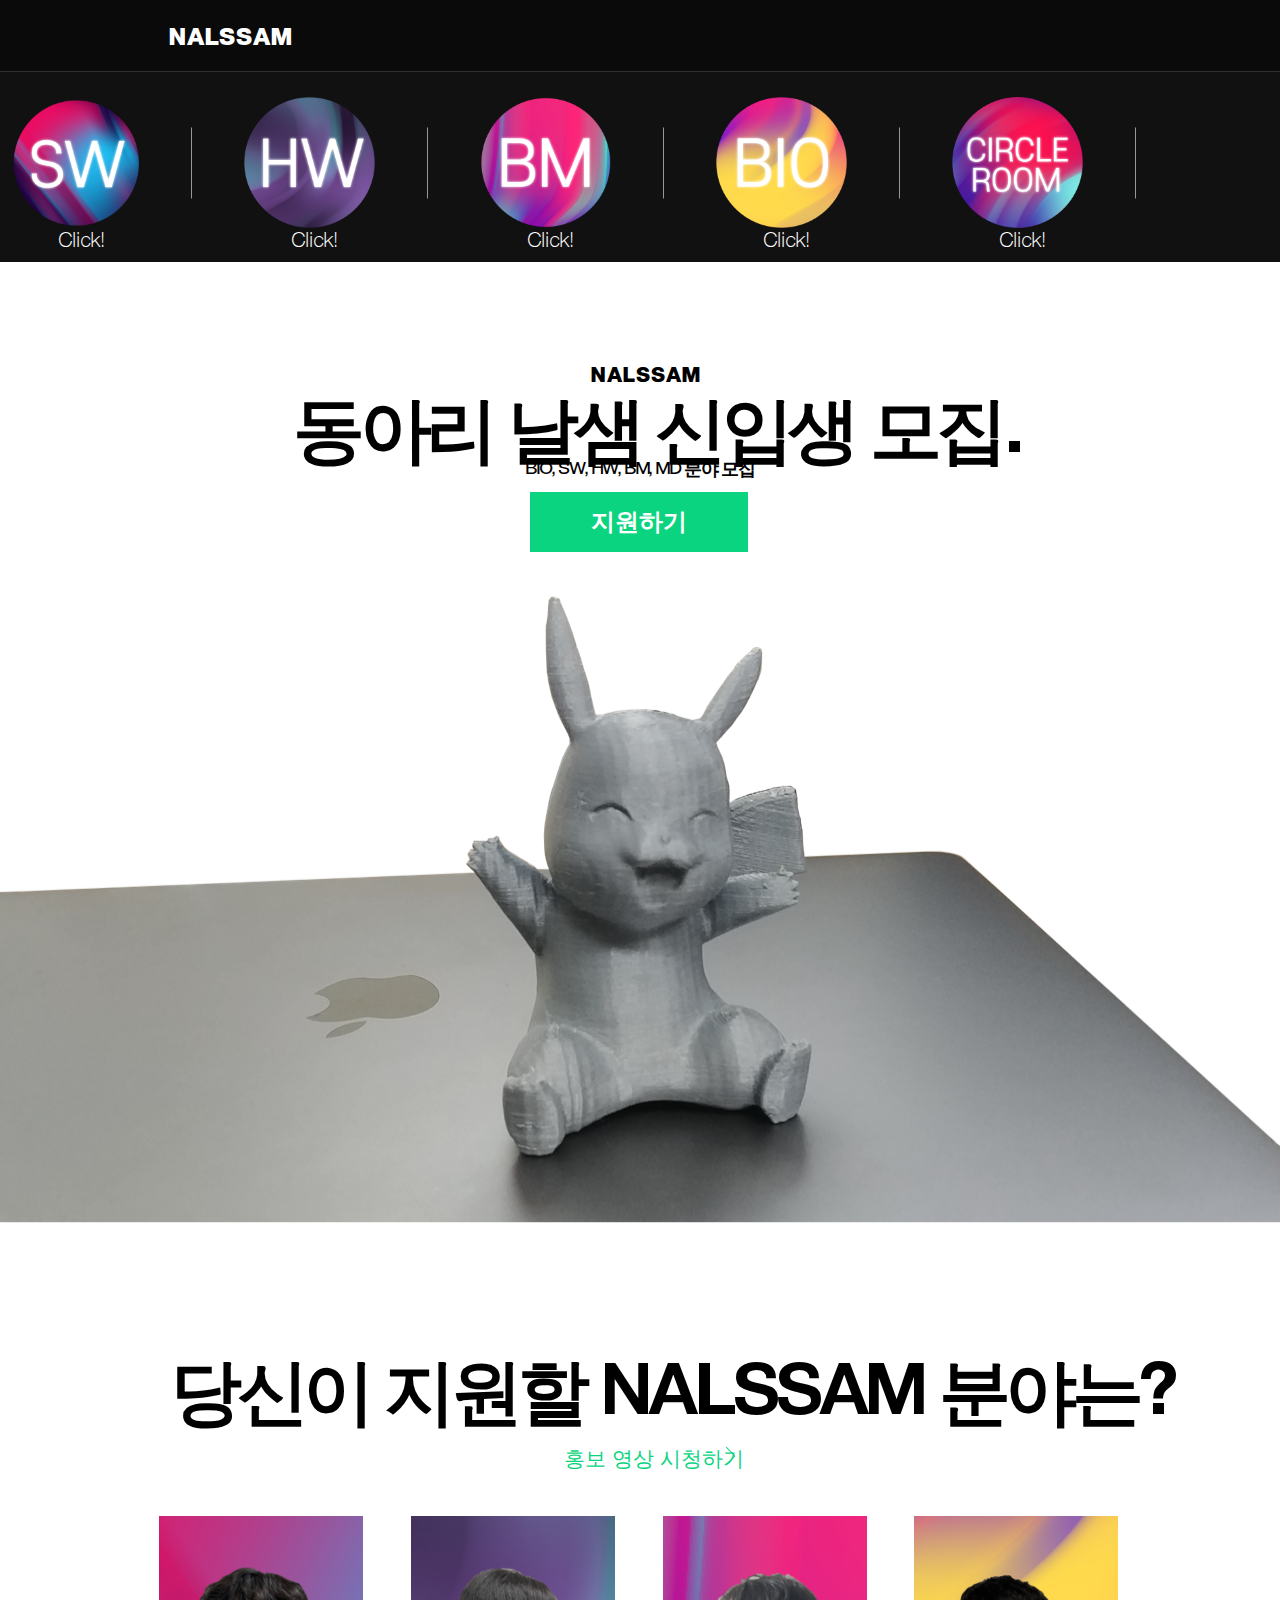
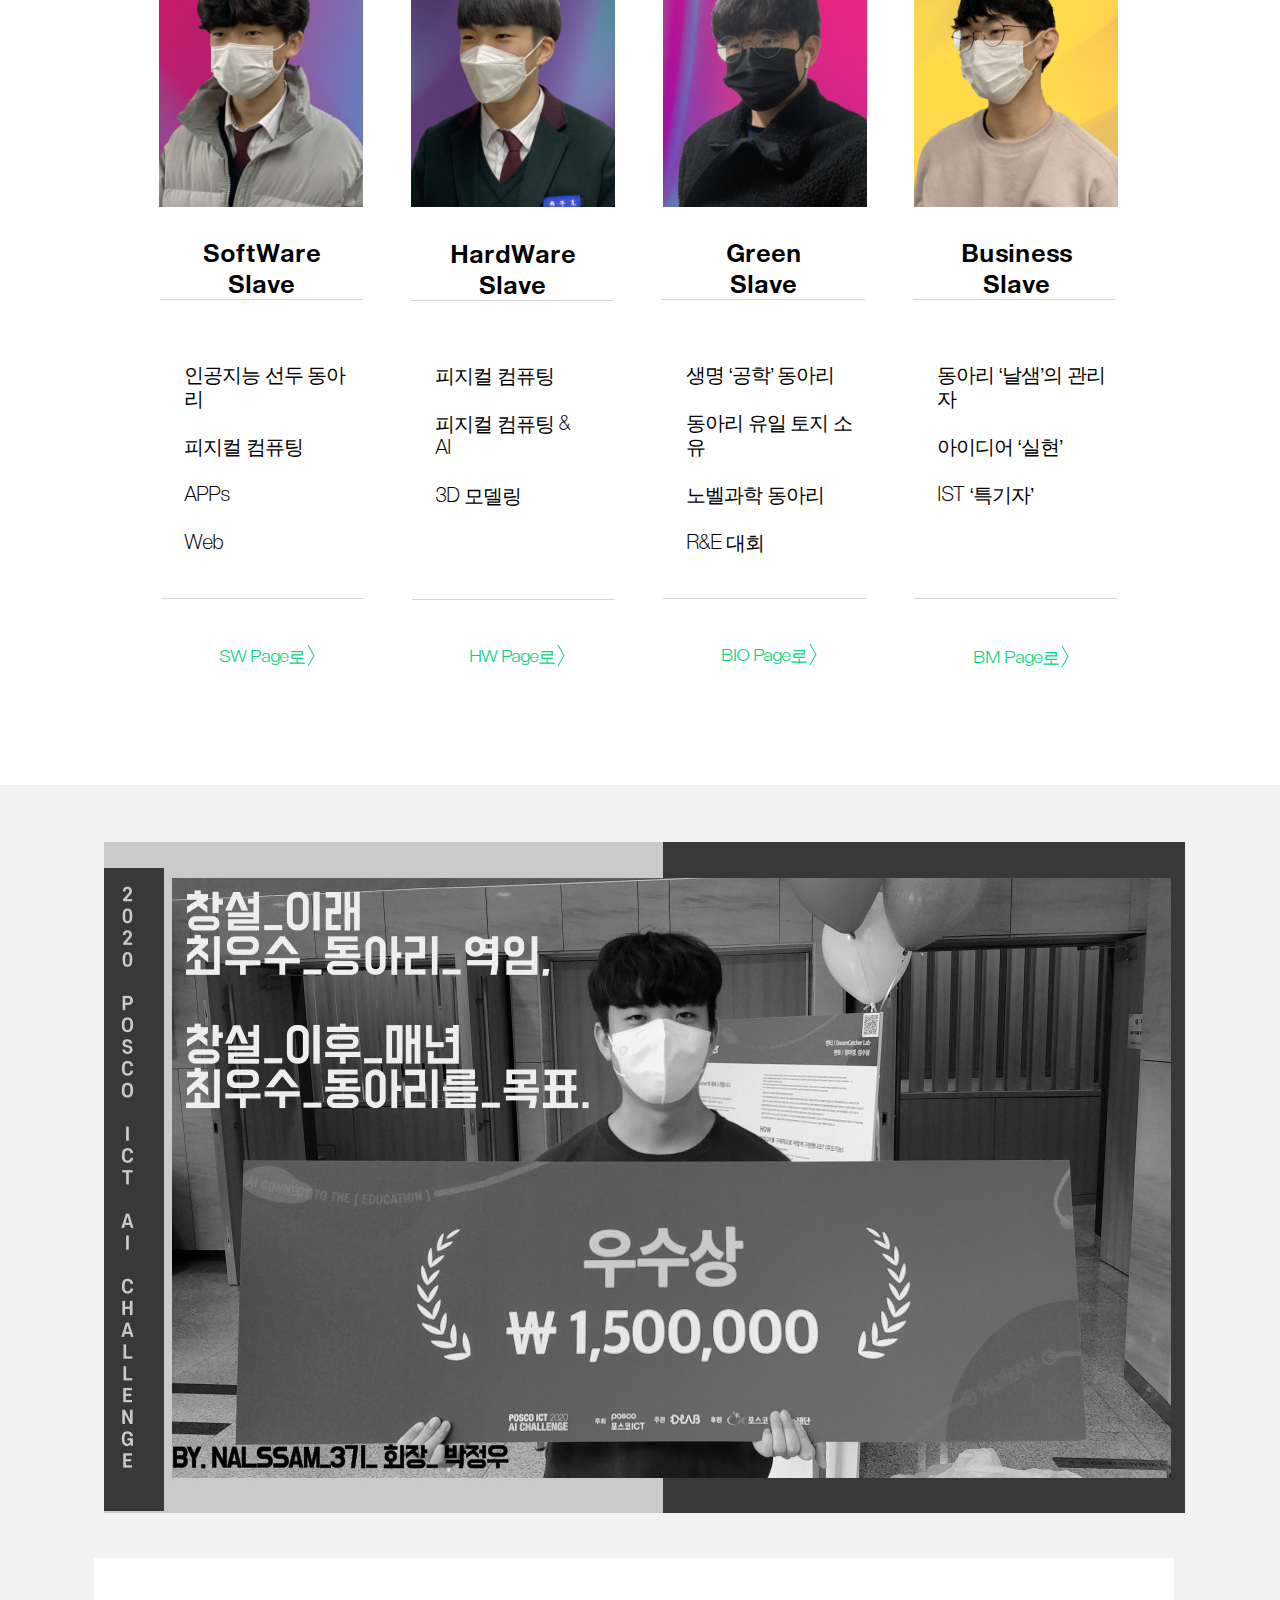
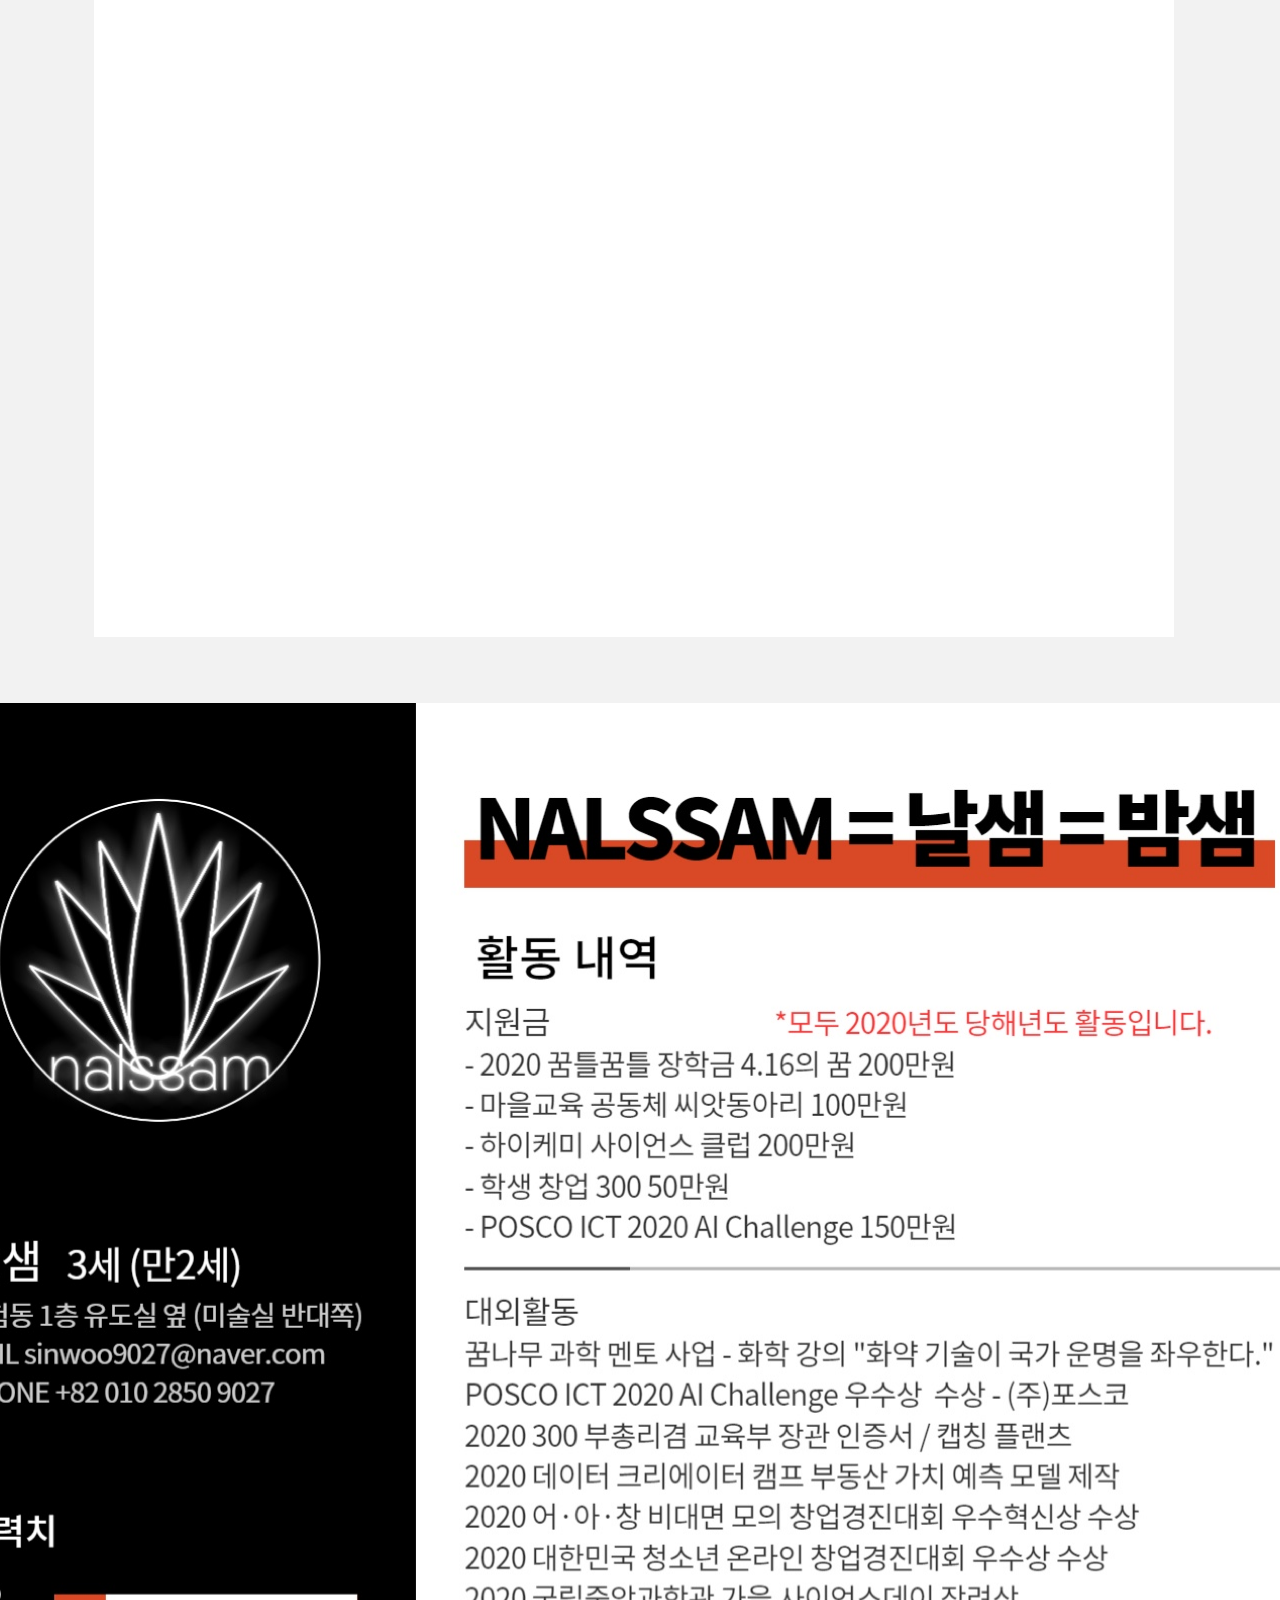
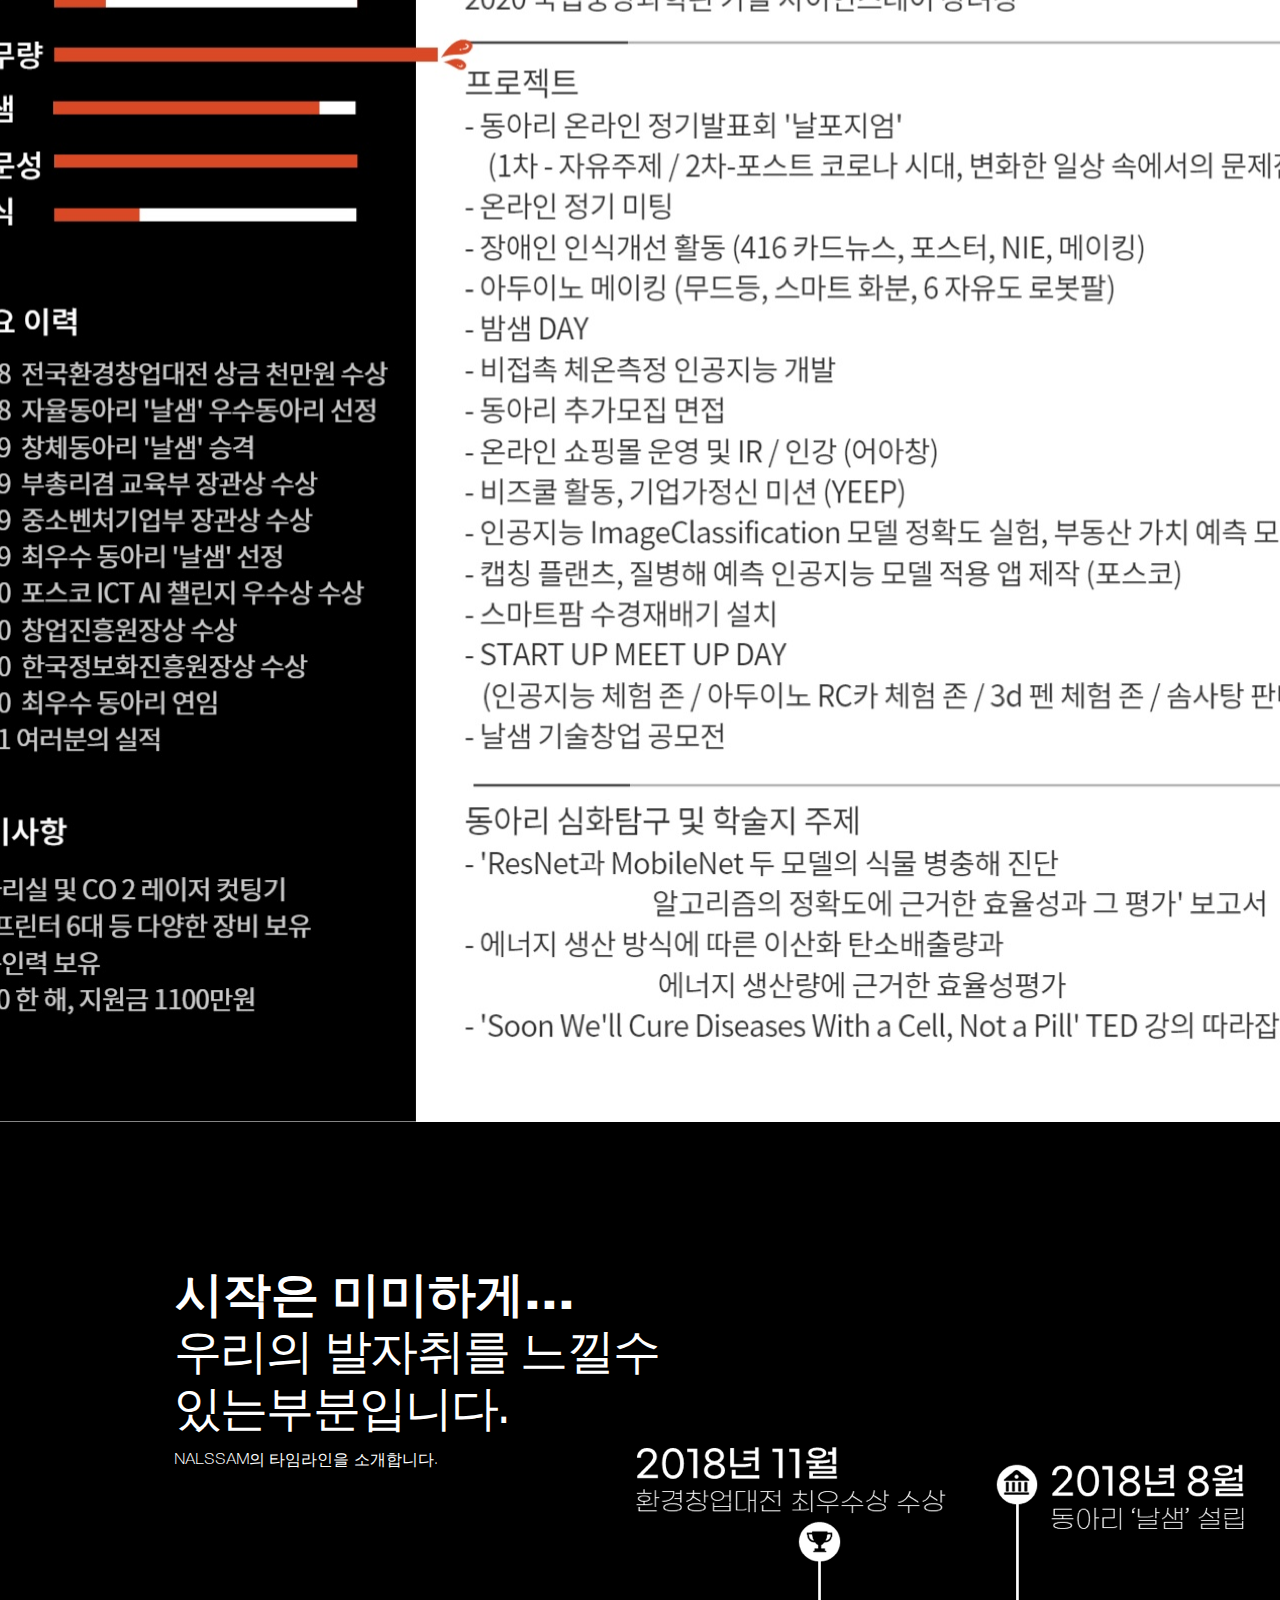
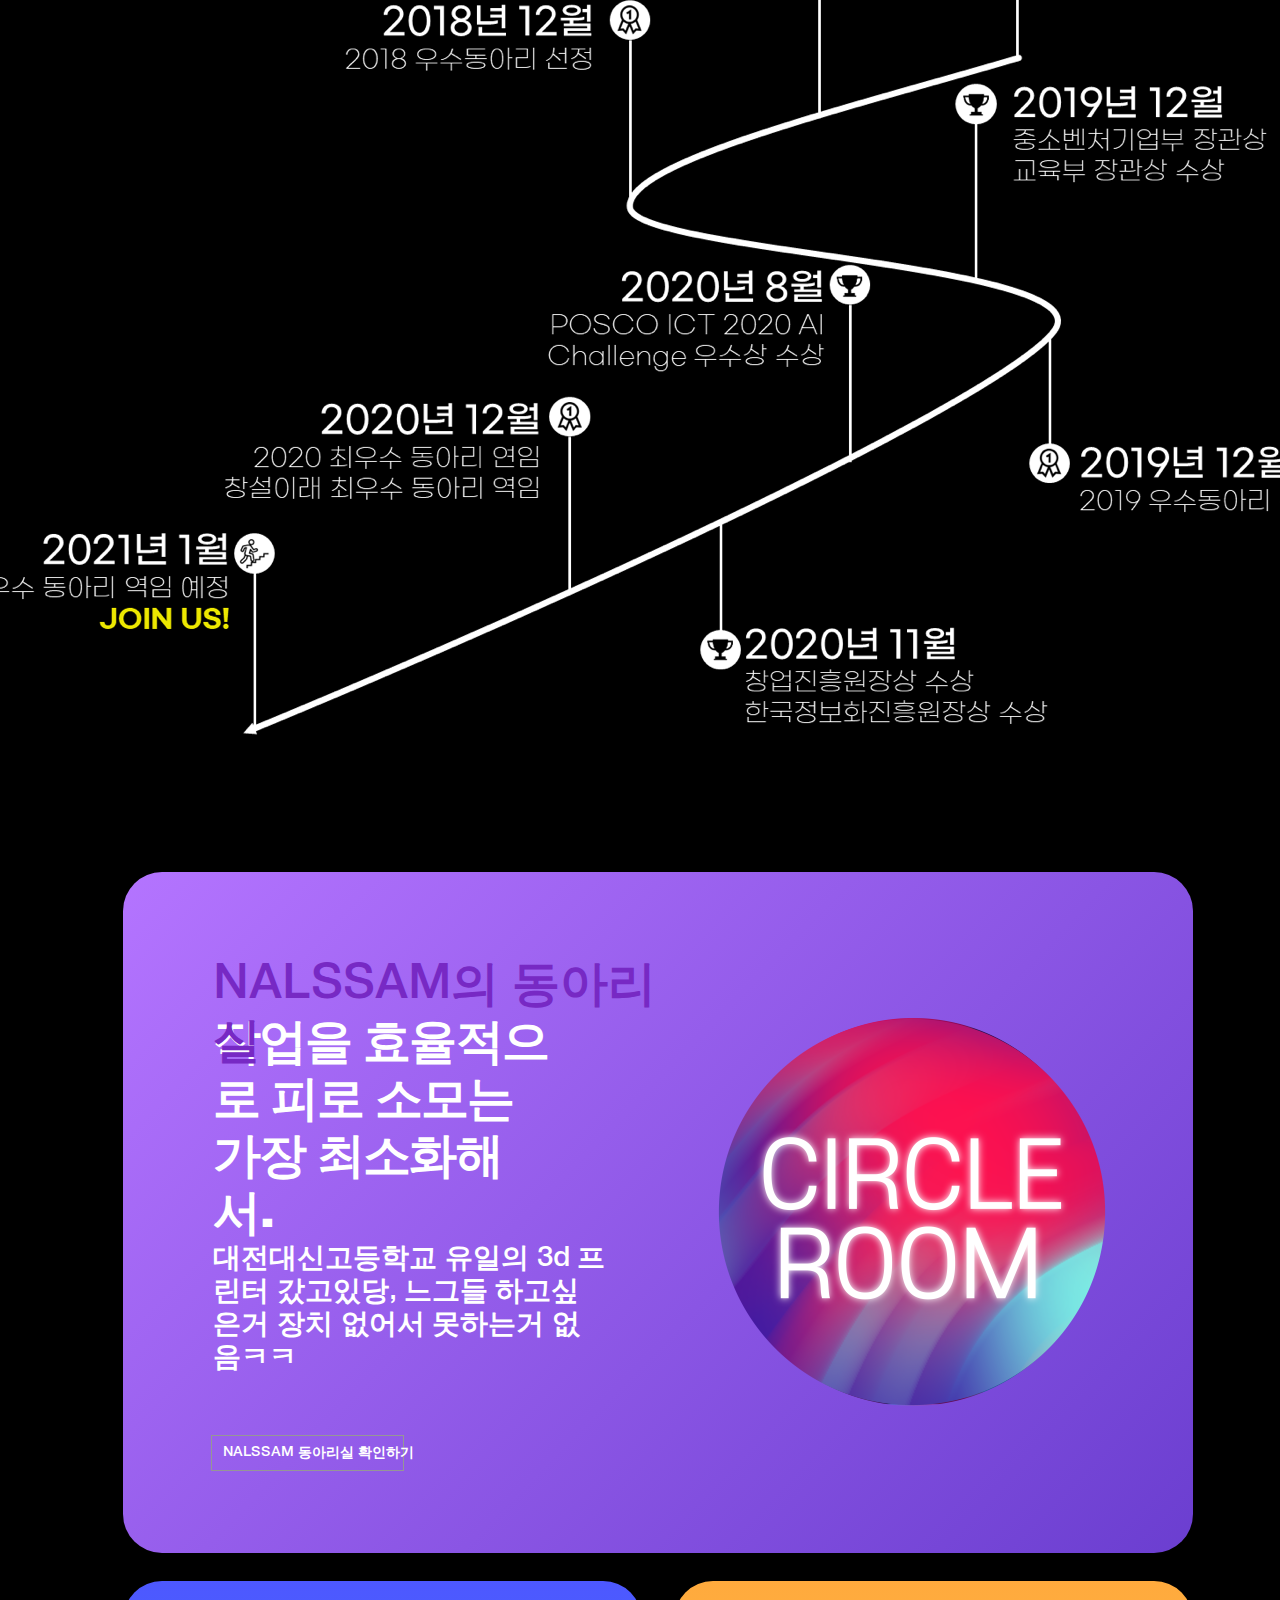
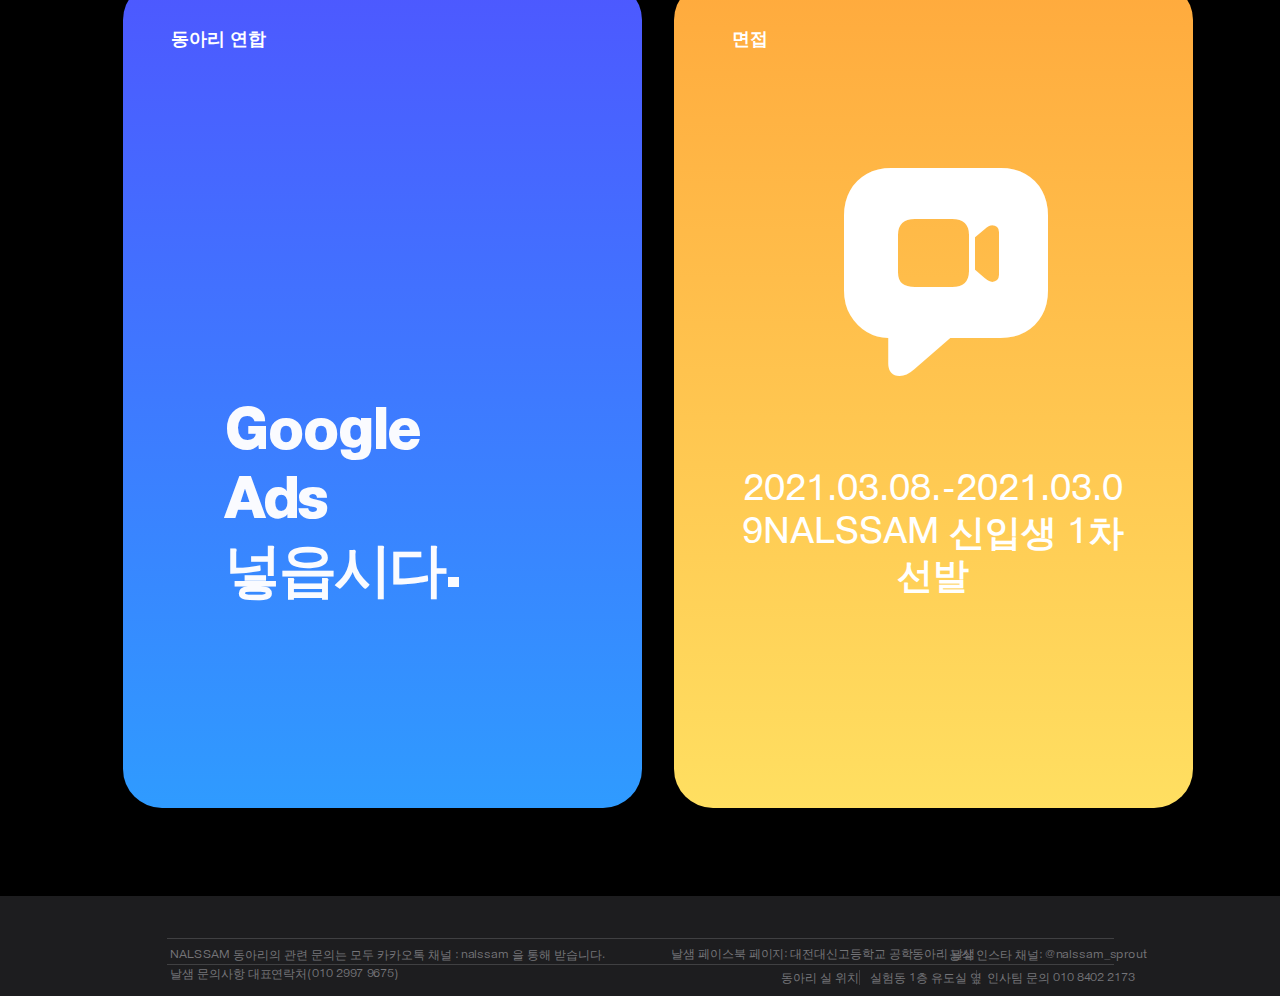
<file: index.html>
<!DOCTYPE html>
<html>
  <head>
    <meta charset="UTF-8" />
    <meta name="viewport" content="width=1440, maximum-scale=1.0" />
    <meta property="og:title" content="동아리 NALSSAM 지원하기">
    <meta property="og:description" content="2021년도 동아리 NALSSAM 노예 되기">
    <meta property="og:image" content="./img/cover.png">
    <meta property="og:url" content="https://www.nalssam.com" />
    <link rel="shortcut icon" type="image/png" href="./img/LOGO.png" />
    <meta name="og:type" content="website" />
    <link rel="stylesheet" type="text/css" href="css/index.css" />
    <title>NALSSAM</title>
    <style>
      @font-face {
        font-family: "SFCompact-Regular";
        font-style: normal;
        font-weight: 1 1000;
        src: url("./fonts/SF-Compact.woff2") format("woff2");
      }
      @font-face {
        font-family: "AppleSDGothicNeo-Bold";
        font-style: normal;
        font-weight: 1 1000;
        src: url("./fonts/AppleSDGothicNeo-Bold.woff2") format("woff2");
      }
      @font-face {
        font-family: "AppleSDGothicNeo-Light";
        font-style: normal;
        font-weight: 1 1000;
        src: url("./fonts/AppleSDGothicNeo-Light.woff2") format("woff2");
      }
      @font-face {
        font-family: "AppleSDGothicNeo-SemiBold";
        font-style: normal;
        font-weight: 1 1000;
        src: url("./fonts/AppleSDGothicNeo-SemiBold.woff2") format("woff2");
      }
      @font-face {
        font-family: "AppleSDGothicNeo-Heavy";
        font-style: normal;
        font-weight: 1 1000;
        src: url("./fonts/AppleSDGothicNeo-Heavy.woff2") format("opentype");
      }
      @font-face {
        font-family: "AppleSDGothicNeo-Regular";
        font-style: normal;
        font-weight: 1 1000;
        src: url("./fonts/AppleSDGothicNeo-Regular.woff2") format("woff2");
      }
      @font-face {
        font-family: "AppleSDGothicNeo-ExtraBold";
        font-style: normal;
        font-weight: 1 1000;
        src: url("./fonts/AppleSDGothicNeo-ExtraBold.woff2") format("woff2");
      }
      @font-face {
        font-family: "AppleSDGothicNeo-UltraLight";
        font-style: normal;
        font-weight: 1 1000;
        src: url("./fonts/AppleSDGothicNeo-UltraLight.woff2") format("woff2");
      }
      @font-face {
        font-family: "AppleSDGothicNeo-Medium";
        font-style: normal;
        font-weight: 1 1000;
        src: url("./fonts/AppleSDGothicNeo-Medium.woff2") format("woff2");
      }

      .component-wrapper a,
      .screen a {
        text-decoration: none;
        display: contents;
      }

      .full-width-a {
        width: 100%;
      }

      .full-height-a {
        height: 100%;
      }

      .screen textarea:focus,
      .screen input:focus {
        outline: none;
      }

      .screen *,
      .component-wrapper * {
        box-sizing: border-box;
      }

      .screen div {
        -webkit-text-size-adjust: none;
      }

      .container-center-vertical,
      .container-center-horizontal {
        pointer-events: none;
        display: flex;
        flex-direction: row;
        padding: 0;
        margin: 0;
      }

      .container-center-vertical {
        align-items: center;
        height: 100%;
      }

      .container-center-horizontal {
        justify-content: center;
        width: 100%;
      }

      .container-center-vertical > *,
      .container-center-horizontal > * {
        pointer-events: auto;
        flex-shrink: 0;
      }

      .component-wrapper,
      .screen {
        overflow-wrap: break-word;
        word-wrap: break-word;
        word-break: break-all;
        word-break: break-word;
      }

      .auto-animated div {
        opacity: 0;
        position: absolute;
        --z-index: -1;
      }

      .auto-animated .container-center-vertical,
      .auto-animated .container-center-horizontal {
        opacity: 1;
      }

      .overlay {
        position: absolute;
        opacity: 0;
        display: none;
        top: 0;
        width: 100%;
        height: 100%;
        position: fixed;
      }

      .animate-appear {
        opacity: 0;
        display: block;
        animation: reveal 0.3s ease-in-out 1 normal forwards;
      }

      .animate-disappear {
        opacity: 1;
        display: block;
        animation: reveal 0.3s ease-in-out 1 reverse forwards;
      }

      .animate-nodelay {
        animation-delay: 0s;
      }

      @keyframes reveal {
        from {
          opacity: 0;
        }
        to {
          opacity: 1;
        }
      }
      .align-self-flex-start {
        align-self: flex-start;
      }
      .align-self-flex-end {
        align-self: flex-end;
      }
      .align-self-flex-center {
        align-self: center;
      }
      .valign-text-middle {
        display: flex;
        flex-direction: column;
        justify-content: center;
      }
      .valign-text-bottom {
        display: flex;
        flex-direction: column;
        justify-content: flex-end;
      }
      input:focus {
        outline: none;
      }
      .component-wrapper,
      .component-wrapper * {
        pointer-events: none;
      }

      .component-wrapper a *,
      .component-wrapper a,
      .component-wrapper input,
      .component-wrapper video,
      .component-wrapper iframe,
      .listeners-active,
      .listeners-active * {
        pointer-events: auto;
      }

      .hidden,
      .hidden * {
        visibility: hidden;
        pointer-events: none;
      }

      .smart-layers-pointers,
      .smart-layers-pointers * {
        pointer-events: auto;
        visibility: visible;
      }

      .component-wrapper.not-ready,
      .component-wrapper.not-ready * {
        visibility: hidden !important;
      }

      .listeners-active-click,
      .listeners-active-click * {
        cursor: pointer;
      }
    </style>
  </head>
  <body style="margin: 0; background: rgba(255, 255, 255, 1)">
    <script>
      window.kakaoAsyncInit = function() {
        Kakao.Channel.createAddChannelButton({
          container: '#kakao-talk-channel-add-button',
        });
      };
    
      (function(d, s, id) {
        var js, fjs = d.getElementsByTagName(s)[0];
        if (d.getElementById(id)) return;
        js = d.createElement(s); js.id = id;
        js.src = 'https://developers.kakao.com/sdk/js/kakao.channel.min.js';
        fjs.parentNode.insertBefore(js, fjs);
      })(document, 'script', 'kakao-js-sdk');
    </script>
    <input type="hidden" id="anPageName" name="page" value="index" />
    <div class="container-center-horizontal">
      <div class="index screen">
        <div class="rectangle-C61RwL"></div>
        <a href="https://jcw87.github.io/c2-sans-fight/" target="_blank"
          ><img class="bitmap-C61RwL" src="img/index-bitmap-0DE6EB4F-2A75-42C2-8740-B98904305203@2x.png"
        /></a>
        <div class="nalssam-C61RwL nalssamlogoblack">NALSSAM</div>
        <div class="x-C61RwL thebig">동아리 날샘 신입생 모집.</div>
        <div class="bio-sw-hw-bm-md-C61RwL sizes">BIO, SW, HW, BM, MD 분야 모집</div>
        <a
          href="https://docs.google.com/forms/d/e/1FAIpQLSeN4yuI6fxrqY3A1CYe7Y0yIaWwMlv7qVp9dXZnjb4Y6zYgxg/viewform?usp=sf_link"
          target="_blank"
        >
          <div class="button-C61RwL"><div class="textlabel-xHxYv9 newstyle">지원하기</div></div></a
        >
        <div class="group-6-C61RwL">
          <div class="rectangle-PIEh7b"></div>
          <div class="textlabel-PIEh7b"><br />우리의 발자취를 느낄수 있는부분입니다.</div>
          <div class="nalssam-PIEh7b sdultralight">NALSSAM의 타임라인을 소개합니다.</div>
          <div class="group-3-PIEh7b">
            <div class="google-ads-0Wn9XG google-ads--style">Google Ads<br />넣읍시다.</div>
            <div class="textlabel-0Wn9XG asdfad">동아리 연합</div>
          </div>
          <div class="group-4-PIEh7b">
            <div class="textlabel-AFvZLD facetimestyle">􀱱</div>
            <div class="textlabel-kk4Co4 asdfad">면접</div>
            <div class="x20210308-202103-AFvZLD theintervuew and">2021.03.08.-2021.03.09NALSSAM 신입생 1차 선발</div>
          </div>
          <div class="group-2-PIEh7b">
            <div class="rectangle-copy-vSXVhc"></div>
            <div class="textlabel-vSXVhc sd48medium">작업을 효율적으로 피로 소모는<br />가장 최소화해서.</div>
            <div class="nalssam-vSXVhc nalssamcr48 sd47blue sd48colorfull sdthenewenwcolor sd48newcolor sd48bold">
              NALSSAM의 동아리실<br />
            </div>
            <div class="group-10-vSXVhc">
              <div class="nalssam-yyyxtx aboutthenalssam">NALSSAM 동아리실 확인하기</div>
            </div>
            <div class="x3d-vSXVhc asd">
              대전대신고등학교 유일의 3d 프린터 갔고있당, 느그들 하고싶은거 장치 없어서 못하는거 없음ㅋㅋ
            </div>
            <img
              class="asdfasddfafafga-fasdfasdf00007-vSXVhc"
              src="img/index-asdfasddfafafgasfasdfasdfasdf00007-2CF938CC-5A7D-4335-B332-89AC14E6DF46.png"
            />
          </div>
          <div class="x-PIEh7b thebigwhite">시작은 미미하게...</div>
          <img
            class="x-DHVFwL"
            src="img/index-u1102u1161u11afu1109u1162u11b7-u110bu1167u11abu1112u1167u11a8u110bu1170u11b8u1109u1161u110bu1175u1110u1173-F0611293-AFBD-450E-B74B-A295386320F3.png"
          />
        </div>
        <div class="group-5-C61RwL">
          <div class="rectangle-iZjIT4"></div>
        </div>
        <div class="group-9-C61RwL">
          <div class="rectangle-9dtg3L"></div>
        </div>
        <div class="rectangle-VMr6Om">
          <iframe
            style="border: 0; pointer-events: auto"
            id="ytplayer"
            type="text/html"
            width="100%"
            height="100%"
            src="https://www.youtube.com/embed/C4I6iRQlFXY?rel=0"
            frameborder="0"
            allowfullscreen="allowfullscreen"
            mozallowfullscreen="mozallowfullscreen"
            msallowfullscreen="msallowfullscreen"
            oallowfullscreen="oallowfullscreen"
            webkitallowfullscreen="webkitallowfullscreen"
          ></iframe>
        </div>
        <div class="kakao-talk2021-pg-comp-100000-C61RwL"></div>
        <div class="bar-C61RwL">
          <div class="footer-enIJlq">
            <div class="group-ZXviDO">
              <div class="vr-mmDlSt"></div>
              <div class="vr-copy-mmDlSt"></div>
              <div class="textlabel-mmDlSt hw-little-fonts">동아리 실 위치</div>
              <div class="x1-mmDlSt hw-little-fonts">실험동 1층 유도실 옆</div>
              <div class="x010-8402-2173-mmDlSt hw-little-fonts">인사팀 문의 010 8402 2173</div>
            </div>
            <div class="vr-copy-ZXviDO"></div>
            <div class="x010-29-ZXviDO hw-little-fonts">날샘 문의사항 대표연락처(010 2997 9675)</div>
            <div class="hr-ZXviDO"></div>
            <div class="hr-Ij0EpA"></div>
            <div class="nalssam-ZXviDO hw-little-fonts">
              NALSSAM 동아리의 관련 문의는 모두 카카오톡 채널 : nalssam 을 통해 받습니다.
            </div>
            <div class="x-ZXviDO hw-little-fonts">날샘 페이스북 페이지: 대전대신고등학교 공학동아리 날샘</div>
            <div class="nalssam-Ij0EpA hw-little-fonts">공식 인스타 채널: @nalssam_sprout</div>
          </div>
        </div>
        <div class="nalssam-VMr6Om thebig">당신이 지원할 NALSSAM 분야는?</div>
        <div class="group-8-C61RwL">
          <div class="textlabel-3cZhlu sd21green">홍보 영상 시청하기</div>
          <div class="group-7-3cZhlu">
            <img class="line-d71PT4" src="img/index-line-18B7F976-302A-40F8-A668-727A7166160A@2x.png" />
            <img class="line-6tkUdT" src="img/index-line-EE1BF39F-C97C-48CA-A625-7756D7CDAAED@2x.png" />
          </div>
        </div>
        <div class="the-hard-ware-C61RwL">
          <div class="hard-ware-slave-Lh8DxQ sd25">HardWare Slave</div>
          <div class="ai-Lh8DxQ moreim more">피지컬 컴퓨팅<br /><br />피지컬 컴퓨팅 &amp; AI<br /><br />3D 모델링</div>
          <a href="hw.html">
            <div class="group-12-copy-Lh8DxQ">
              <div class="hw-page-xcE9OD applesdgothicneo-normal-caribbean-green-18px">HW Page로</div>
              <img
                class="path-copy-xcE9OD"
                src="img/index-path-copy-ABABCB40-7F3C-433A-B4DE-CF50C687B6AA@2x.png"
              /></div
          ></a>
          <img
            class="x2-copy-Lh8DxQ"
            src="img/index-ub77cuc778-2-uc544ub798-copy-26B8A138-2B2C-47E5-A9B9-6D722375FF71@2x.png"
          />
          <img
            class="x2-copy-xaI9EI"
            src="img/index-ub77cuc778-2-uc544ub798-copy-26B8A138-2B2C-47E5-A9B9-6D722375FF71@2x.png"
          />
        </div>
        <div class="business-C61RwL">
          <div class="business-slave-Wiaq1W sd25">Business Slave</div>
          <div class="textlabel-Wiaq1W moreim more">
            동아리 ‘날샘’의 관리자<br /><br />아이디어 ‘실현’<br /><br />IST ‘특기자’
          </div>
          <a href="bm.html">
            <div class="group-12-copy-Wiaq1W">
              <div class="bm-page-PRkrZc applesdgothicneo-normal-caribbean-green-18px">BM Page로</div>
              <img
                class="path-copy-PRkrZc"
                src="img/index-path-copy-ABABCB40-7F3C-433A-B4DE-CF50C687B6AA@2x.png"
              /></div
          ></a>
          <img
            class="x2-copy-Wiaq1W"
            src="img/index-ub77cuc778-2-uc544ub798-copy-26B8A138-2B2C-47E5-A9B9-6D722375FF71@2x.png"
          />
          <img
            class="x2-copy-4IwKbr"
            src="img/index-ub77cuc778-2-uc544ub798-copy-26B8A138-2B2C-47E5-A9B9-6D722375FF71@2x.png"
          />
        </div>
        <div class="soft-ware-C61RwL">
          <div class="soft-ware-slave-Cqd0xX sd25">SoftWare Slave</div>
          <div class="textlabel-Cqd0xX moreim more">
            인공지능 선두 동아리<br /><br />피지컬 컴퓨팅<br /><br />APPs<br /><br />Web
          </div>
          <img
            class="x2-copy-Cqd0xX"
            src="img/index-ub77cuc778-2-uc544ub798-copy-26B8A138-2B2C-47E5-A9B9-6D722375FF71@2x.png"
          />
          <a href="sw.html">
            <div class="group-12-copy-Cqd0xX">
              <div class="sw-page-kzye9S applesdgothicneo-normal-caribbean-green-18px">SW Page로</div>
              <img
                class="path-copy-kzye9S"
                src="img/index-path-copy-ABABCB40-7F3C-433A-B4DE-CF50C687B6AA@2x.png"
              /></div
          ></a>
          <img
            class="x2-copy-9XfIP7"
            src="img/index-ub77cuc778-2-uc544ub798-copy-26B8A138-2B2C-47E5-A9B9-6D722375FF71@2x.png"
          />
        </div>
        <div class="g-slave-C61RwL">
          <div class="green-slave-AcGW2E sd25">Green Slave</div>
          <div class="textlabel-AcGW2E moreim more">
            생명 ‘공학’ 동아리<br /><br />동아리 유일 토지 소유<br /><br />노벨과학 동아리<br /><br />R&amp;E 대회
          </div>
          <a href="bio.html">
            <div class="group-12-copy-AcGW2E">
              <div class="bio-page-ELTpdZ applesdgothicneo-normal-caribbean-green-18px">BIO Page로</div>
              <img
                class="path-copy-ELTpdZ"
                src="img/index-path-copy-ABABCB40-7F3C-433A-B4DE-CF50C687B6AA@2x.png"
              /></div
          ></a>
          <img
            class="x2-copy-AcGW2E"
            src="img/index-ub77cuc778-2-uc544ub798-copy-26B8A138-2B2C-47E5-A9B9-6D722375FF71@2x.png"
          />
          <img
            class="x2-copy-hDo3rj"
            src="img/index-ub77cuc778-2-uc544ub798-copy-26B8A138-2B2C-47E5-A9B9-6D722375FF71@2x.png"
          />
        </div>
        <img
          class="x-001-3-C61RwL"
          src="img/index-ud68cuc800u314fu3147-uc778uc0bfub9d0-001-3-DA6BD70E-64D5-4EC4-9211-412EEB0C2397.jpg"
        />
        <img
          class="x001-C61RwL"
          src="img/index-u1102u1161u11afu1109u1162u11b7-u1109u1175u11afu110cu1165u11a8-u110bu1169u1110u1161-u1109u116eu110cu1165u11bc001-CBEB29D5-C932-4601-93BD-9DC8EF125186.jpg"
        />
        <a href="sw.html">
          <div class="meoeomfpamsdfoa-lddkfasdd00003-C61RwL">
            <a href="sw.html" onclick="window.event.stopPropagation()"
              ><img
                class="meoeomfpamsdfoa-lddkfasdd00003-BhO0ex"
                src="img/index-meoeomfpamsdfoasddfnaskdnflkasdlkfjalksjflkajsldkdfjlasjddflnasdnfoanosnvoiansdaksldflknaslkclkzkkxlcckakslddkfasdd00003-7E3B17F7-E267-48BA-BE36-E5FA7894E128@2x.png"
            /></a></div
        ></a>
        <a href="hw.html">
          <div class="meoeomfpamsdfoa-lddkfasdd00001-C61RwL">
            <a href="hw.html" onclick="window.event.stopPropagation()"
              ><img
                class="meoeomfpamsdfoa-lddkfasdd00001-p45A1x"
                src="img/index-meoeomfpamsdfoasddfnaskdnflkasdlkfjalksjflkajsldkdfjlasjddflnasdnfoanosnvoiansdaksldflknaslkclkzkkxlcckakslddkfasdd00001-105588AD-5FD7-45D9-8E0C-2D9550A1BB5C@2x.png"
            /></a></div
        ></a>
        <a href="bm.html">
          <div class="meoeomfpamsdfoa-lddkfasdd00000-C61RwL">
            <a href="bm.html" onclick="window.event.stopPropagation()"
              ><img
                class="meoeomfpamsdfoa-lddkfasdd00000-RX1U68"
                src="img/index-meoeomfpamsdfoasddfnaskdnflkasdlkfjalksjflkajsldkdfjlasjddflnasdnfoanosnvoiansdaksldflknaslkclkzkkxlcckakslddkfasdd00000-B9C57B24-5990-4771-9E80-D49D31D3D5C0@2x.png"
            /></a></div
        ></a>
        <a href="bio.html">
          <div class="meoeomfpamsdfoa-lddkfasdd00002-C61RwL">
            <a href="bio.html" onclick="window.event.stopPropagation()"
              ><img
                class="meoeomfpamsdfoa-lddkfasdd00002-UBpfx5"
                src="img/index-meoeomfpamsdfoasddfnaskdnflkasdlkfjalksjflkajsldkdfjlasjddflnasdnfoanosnvoiansdaksldflknaslkclkzkkxlcckakslddkfasdd00002-4EE75C88-BB25-41B1-B8D9-2C68A6F3A7C4@2x.png"
            /></a></div
        ></a>
        <div class="view-C61RwL">
          <div class="navbar-UOcbxe">
            <div class="hr-dIx87p"></div>
          </div>
          <a href="index.html"><div class="nalssam-UOcbxe applesdgothicneo-heavy-normal-white-24px">NALSSAM</div></a>
        </div>
        <div class="group-11-C61RwL">
          <div class="group-6-bAyQtV">
            <div class="stacked-group-W8YgeY">
              <a href="sw.html"> <div class="sw-logo-xd0wTK"></div></a>
              <img class="line-2-xd0wTK" src="img/bio-line-3-2D1662E4-DF3F-4A2B-B53E-DFFED1828782@2x.png" />
              <a href="hw.html"
                ><img
                  class="x00001-xd0wTK"
                  src="img/bm-u110eu116cu110cu1169u11bc-u1105u1169u1100u116900001-5308C10B-85FD-4A3B-9076-AA7B86533778@2x.png"
              /></a>
              <img class="line-3-xd0wTK" src="img/bio-line-3-2D1662E4-DF3F-4A2B-B53E-DFFED1828782@2x.png" />
              <a href="bm.html"
                ><img
                  class="x00002-xd0wTK"
                  src="img/bio-u110eu116cu110cu1169u11bc-u1105u1169u1100u116900002-63FBB258-B539-4E3A-BC46-2F5BE853528D@2x.png"
              /></a>
              <img class="line-3-Hxo22Q" src="img/bio-line-3-2D1662E4-DF3F-4A2B-B53E-DFFED1828782@2x.png" />
              <a href="bio.html"> <div class="g-slave-xd0wTK"></div></a>
              <img class="line-3-HrtGqK" src="img/bio-line-3-2D1662E4-DF3F-4A2B-B53E-DFFED1828782@2x.png" />
              <a href="a404.html"> <div class="cr-xd0wTK"></div></a>
              <img class="line-3-xLcPb5" src="img/bio-line-3-2D1662E4-DF3F-4A2B-B53E-DFFED1828782@2x.png" />
              <a href="a404.html">
                <div class="more00000-xd0wTK">
                  <a href="a404.html" onclick="window.event.stopPropagation()"
                    ><div
                    id="kakao-talk-channel-add-button"
                    data-channel-public-id="_SxnLNK"
                    data-size="large"
                    data-support-multiple-densities="true"
                  ></div></a></div
              ></a>
            </div>
          </div>
          <div class="click-bAyQtV moreim more">Click!</div>
          <div class="click-zLZUBK moreim more">Click!</div>
          <div class="click-3qshht moreim more">Click!</div>
          <div class="click-hdKSmR moreim more">Click!</div>
          <div class="click-waRZGu moreim more">Click!</div>
        </div>
      </div>
    </div>
  </body>
</html>
</file>
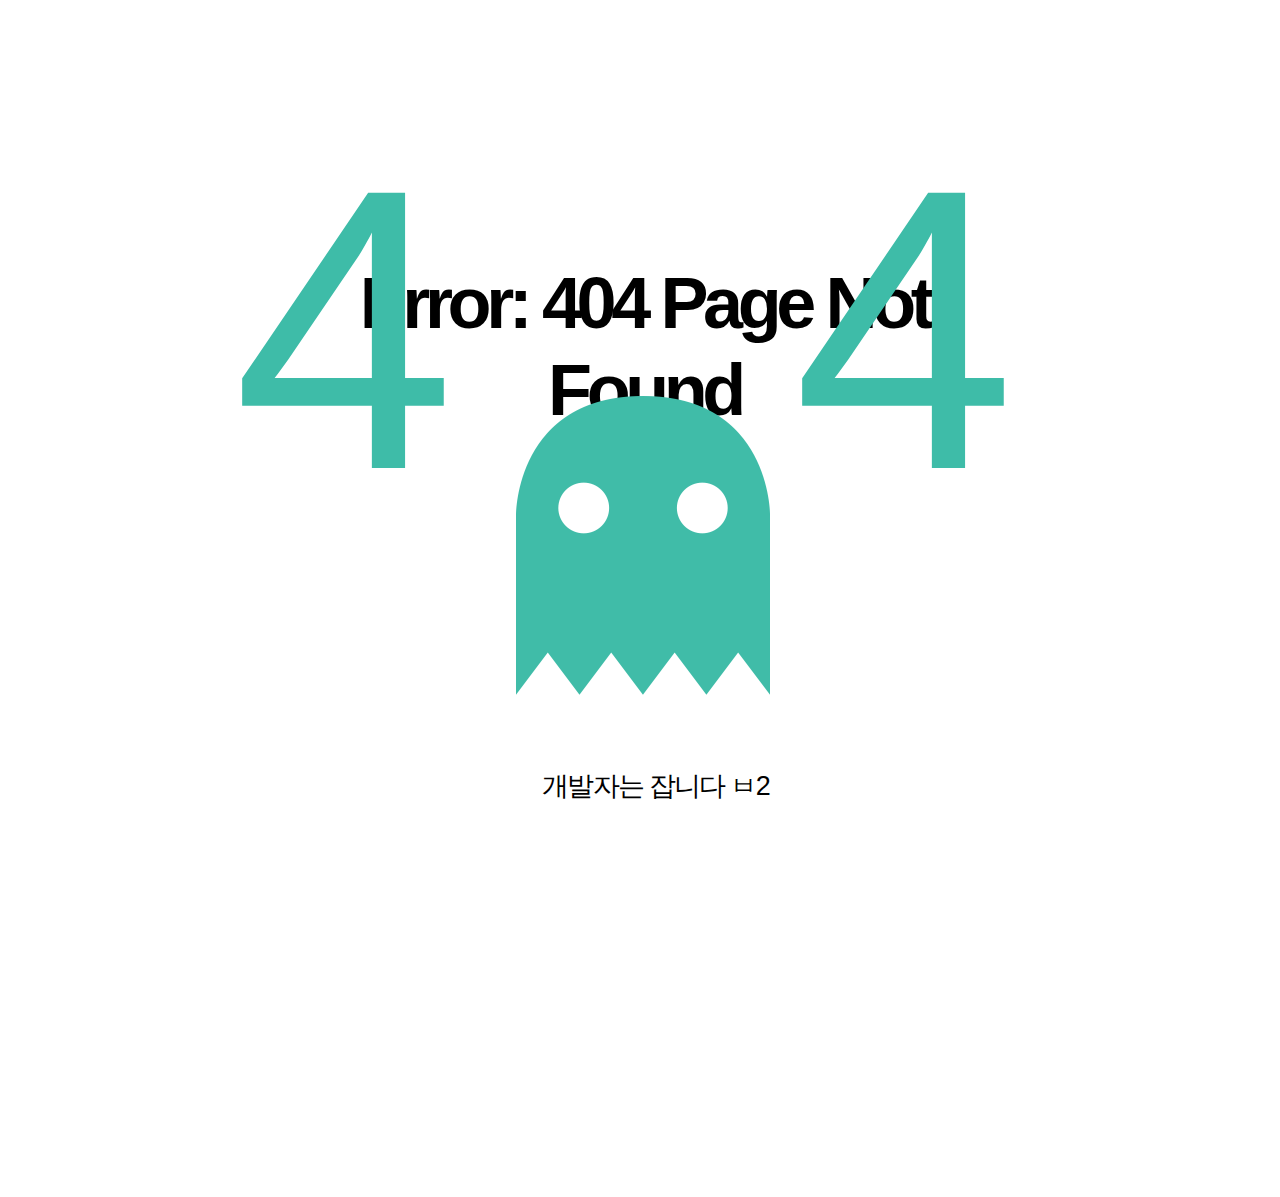
<file: a404.html>
<!DOCTYPE html>
<html>
  <head>
    <meta charset="UTF-8" />
    <meta name="viewport" content="width=1440, maximum-scale=1.0" />
    <link rel="shortcut icon" type="image/png" href="https://animaproject.s3.amazonaws.com/home/favicon.png" />
    <meta name="og:type" content="website" />
    <meta name="twitter:card" content="photo" />
    <link rel="stylesheet" type="text/css" href="css/a404.css" />
    <style>
      @font-face {
        font-family: "SFCompact-Regular";
        font-style: normal;
        font-weight: 1 1000;
        src: url("https://anima-uploads.s3.amazonaws.com/5f02cecb95264e24c922717b/SF-Compact.ttf") format("truetype");
      }

      .component-wrapper a,
      .screen a {
        text-decoration: none;
        display: contents;
      }

      .full-width-a {
        width: 100%;
      }

      .full-height-a {
        height: 100%;
      }

      .screen textarea:focus,
      .screen input:focus {
        outline: none;
      }

      .screen *,
      .component-wrapper * {
        box-sizing: border-box;
      }

      .screen div {
        -webkit-text-size-adjust: none;
      }

      .container-center-vertical,
      .container-center-horizontal {
        pointer-events: none;
        display: flex;
        flex-direction: row;
        padding: 0;
        margin: 0;
      }

      .container-center-vertical {
        align-items: center;
        height: 100%;
      }

      .container-center-horizontal {
        justify-content: center;
        width: 100%;
      }

      .container-center-vertical > *,
      .container-center-horizontal > * {
        pointer-events: auto;
        flex-shrink: 0;
      }

      .component-wrapper,
      .screen {
        overflow-wrap: break-word;
        word-wrap: break-word;
        word-break: break-all;
        word-break: break-word;
      }

      .auto-animated div {
        opacity: 0;
        position: absolute;
        --z-index: -1;
      }

      .auto-animated .container-center-vertical,
      .auto-animated .container-center-horizontal {
        opacity: 1;
      }

      .overlay {
        position: absolute;
        opacity: 0;
        display: none;
        top: 0;
        width: 100%;
        height: 100%;
        position: fixed;
      }

      .animate-appear {
        opacity: 0;
        display: block;
        animation: reveal 0.3s ease-in-out 1 normal forwards;
      }

      .animate-disappear {
        opacity: 1;
        display: block;
        animation: reveal 0.3s ease-in-out 1 reverse forwards;
      }

      .animate-nodelay {
        animation-delay: 0s;
      }

      @keyframes reveal {
        from {
          opacity: 0;
        }
        to {
          opacity: 1;
        }
      }
      .align-self-flex-start {
        align-self: flex-start;
      }
      .align-self-flex-end {
        align-self: flex-end;
      }
      .align-self-flex-center {
        align-self: center;
      }
      .valign-text-middle {
        display: flex;
        flex-direction: column;
        justify-content: center;
      }
      .valign-text-bottom {
        display: flex;
        flex-direction: column;
        justify-content: flex-end;
      }
      input:focus {
        outline: none;
      }
      .component-wrapper,
      .component-wrapper * {
        pointer-events: none;
      }

      .component-wrapper a *,
      .component-wrapper a,
      .component-wrapper input,
      .component-wrapper video,
      .component-wrapper iframe,
      .listeners-active,
      .listeners-active * {
        pointer-events: auto;
      }

      .hidden,
      .hidden * {
        visibility: hidden;
        pointer-events: none;
      }

      .smart-layers-pointers,
      .smart-layers-pointers * {
        pointer-events: auto;
        visibility: visible;
      }

      .component-wrapper.not-ready,
      .component-wrapper.not-ready * {
        visibility: hidden !important;
      }

      .listeners-active-click,
      .listeners-active-click * {
        cursor: pointer;
      }
    </style>
    <meta name="author" content="AnimaApp.com - Design to code, Automated." />
  </head>
  <body style="margin: 0; background: rgba(255, 255, 255, 1)">
    <input type="hidden" id="anPageName" name="page" value="a404" />
    <div class="container-center-horizontal">
      <div class="a404 screen">
        <div class="error-404-page-not-C61RwL thebig">Error: 404 Page Not Found</div>
        <div class="group-C61RwL">
          <div class="x4-NOXmfT">4</div>
          <div class="x4-E582nk">4</div>
          <img class="ghost-NOXmfT" src="img/404-ghost-69A68752-F00B-486A-A589-94C96F521CBD@2x.png" />
        </div>
        <div class="view-C61RwL"><div class="nalssam-UOcbxe nalssamlogo">NALSSAM</div></div>
        <div class="x2-C61RwL aboutnalssam">개발자는 잡니다 ㅂ2</div>
        <img class="ester-egg-C61RwL" src="img/404-esteregg-3A7CBB45-BFF1-4FD0-B3AC-DCEF6F72E439@2x.png" />
      </div>
    </div>
  </body>
</html>
</file>
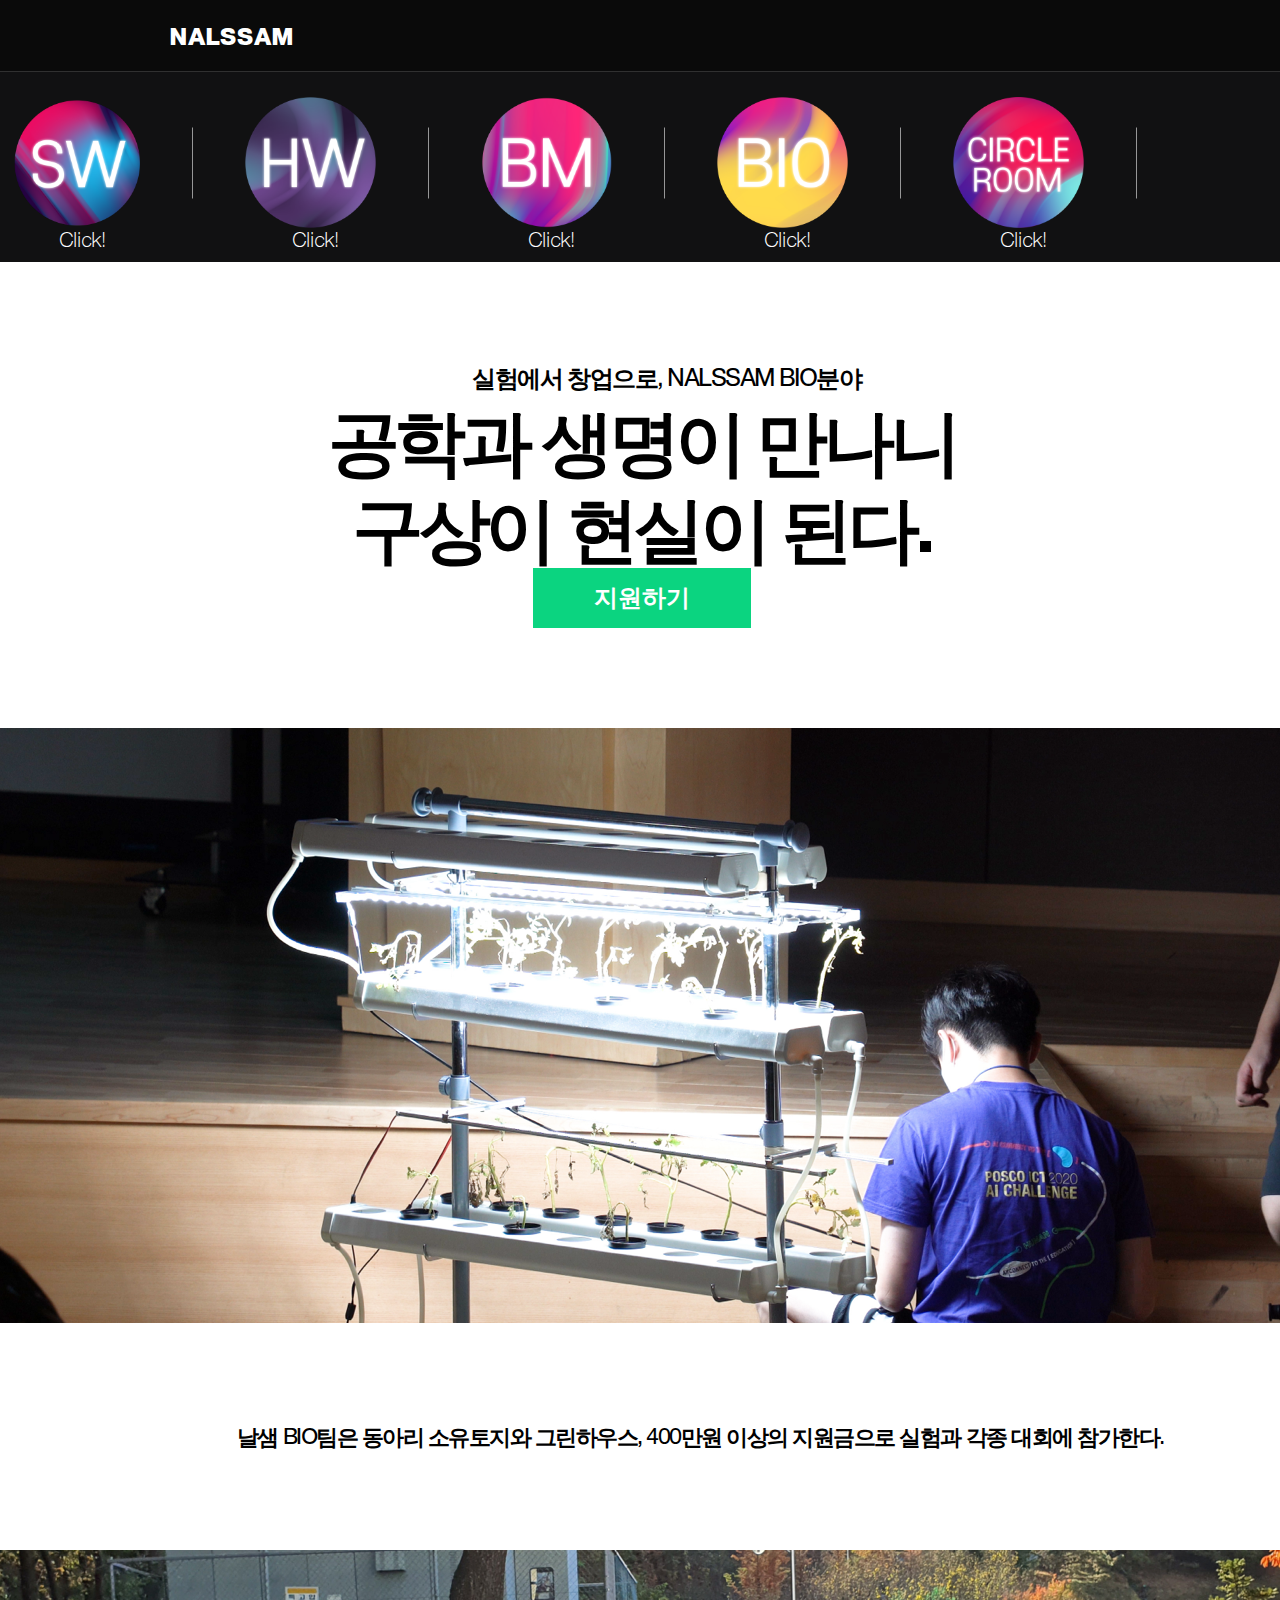
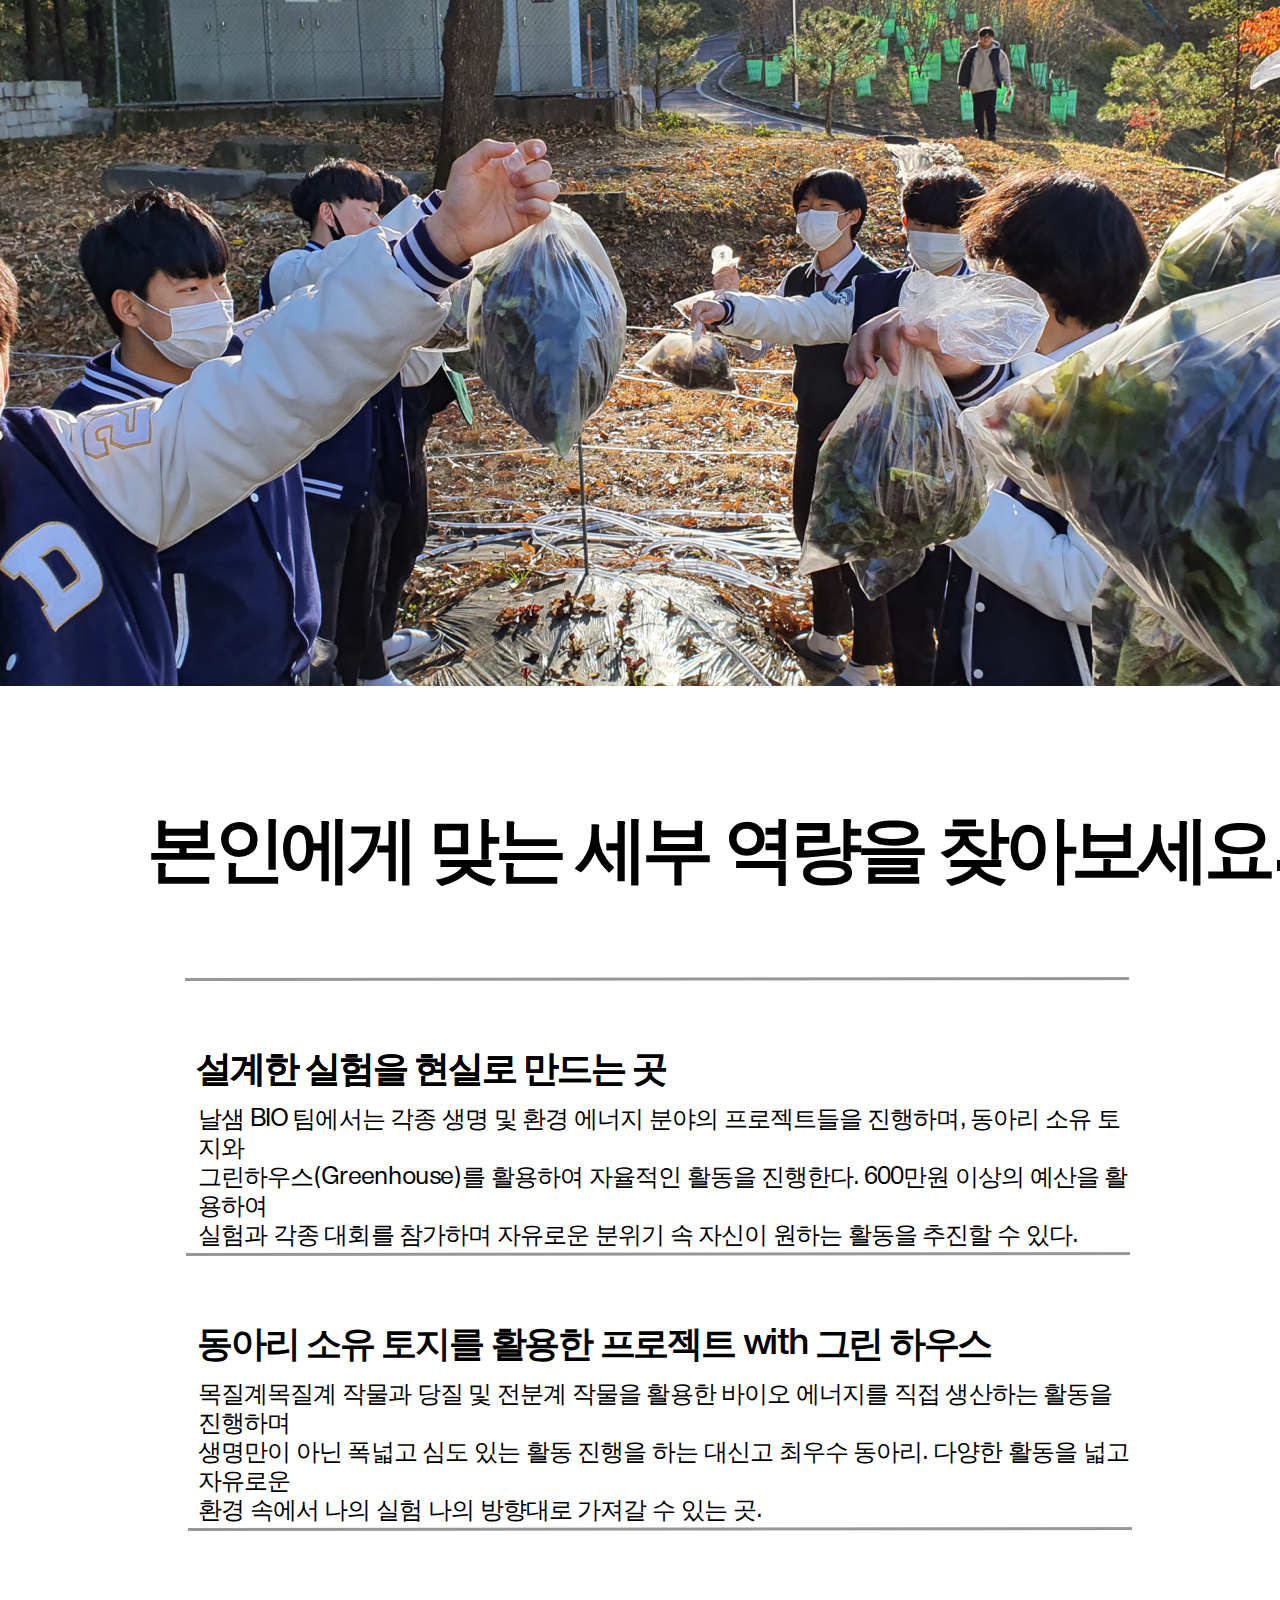
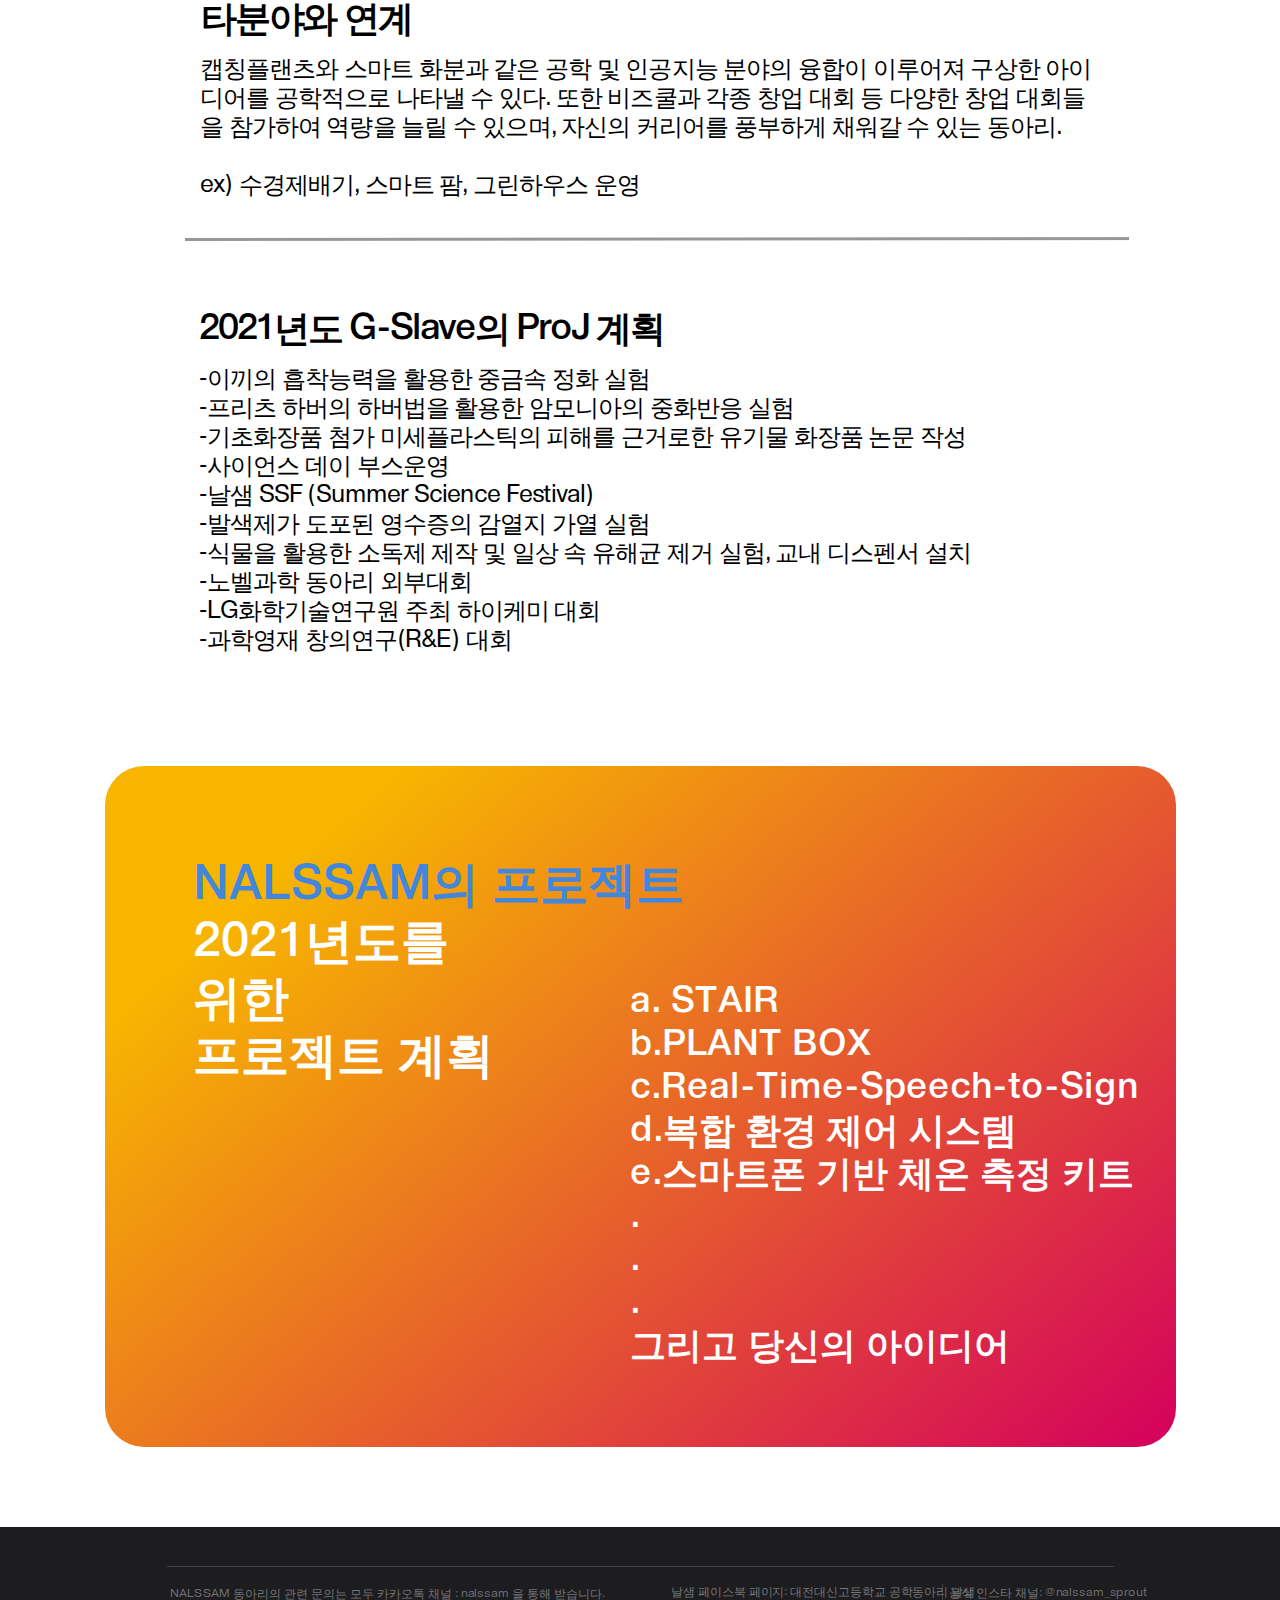
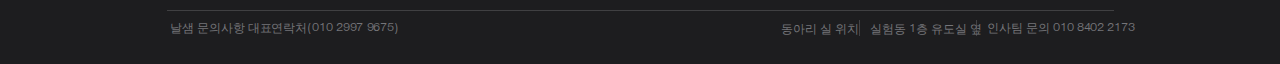
<file: bio.html>
<!DOCTYPE html>
<html>
  <head>
    <meta charset="UTF-8" />
    <meta name="viewport" content="width=1440, maximum-scale=1.0" />
    <meta property="og:title" content="동아리 NALSSAM 지원하기">
    <meta property="og:description" content="2021년도 동아리 NALSSAM 노예 되기">
    <meta property="og:image" content="./img/cover.png">
    <meta property="og:url" content="https://www.nalssam.com" />
    <link rel="shortcut icon" type="image/png" href="./img/LOGO.png" />
    <meta name="og:type" content="website" />
    <link rel="stylesheet" type="text/css" href="css/bio.css" />
    <title>NALSSAM</title>
    <style>
      @font-face {
        font-family: "SFCompact-Regular";
        font-style: normal;
        font-weight: 1 1000;
        src: url("./fonts/SF-Compact.woff2") format("woff2");
      }
      @font-face {
        font-family: "AppleSDGothicNeo-Bold";
        font-style: normal;
        font-weight: 1 1000;
        src: url("./fonts/AppleSDGothicNeo-Bold.woff2") format("woff2");
      }
      @font-face {
        font-family: "AppleSDGothicNeo-Light";
        font-style: normal;
        font-weight: 1 1000;
        src: url("./fonts/AppleSDGothicNeo-Light.woff2") format("woff2");
      }
      @font-face {
        font-family: "AppleSDGothicNeo-SemiBold";
        font-style: normal;
        font-weight: 1 1000;
        src: url("./fonts/AppleSDGothicNeo-SemiBold.woff2") format("woff2");
      }
      @font-face {
        font-family: "AppleSDGothicNeo-Heavy";
        font-style: normal;
        font-weight: 1 1000;
        src: url("./fonts/AppleSDGothicNeo-Heavy.woff2") format("opentype");
      }
      @font-face {
        font-family: "AppleSDGothicNeo-Regular";
        font-style: normal;
        font-weight: 1 1000;
        src: url("./fonts/AppleSDGothicNeo-Regular.woff2") format("woff2");
      }
      @font-face {
        font-family: "AppleSDGothicNeo-ExtraBold";
        font-style: normal;
        font-weight: 1 1000;
        src: url("./fonts/AppleSDGothicNeo-ExtraBold.woff2") format("woff2");
      }
      @font-face {
        font-family: "AppleSDGothicNeo-UltraLight";
        font-style: normal;
        font-weight: 1 1000;
        src: url("./fonts/AppleSDGothicNeo-UltraLight.woff2") format("woff2");
      }
      @font-face {
        font-family: "AppleSDGothicNeo-Medium";
        font-style: normal;
        font-weight: 1 1000;
        src: url("./fonts/AppleSDGothicNeo-Medium.woff2") format("woff2");
      }

      .component-wrapper a,
      .screen a {
        text-decoration: none;
        display: contents;
      }

      .full-width-a {
        width: 100%;
      }

      .full-height-a {
        height: 100%;
      }

      .screen textarea:focus,
      .screen input:focus {
        outline: none;
      }

      .screen *,
      .component-wrapper * {
        box-sizing: border-box;
      }

      .screen div {
        -webkit-text-size-adjust: none;
      }

      .container-center-vertical,
      .container-center-horizontal {
        pointer-events: none;
        display: flex;
        flex-direction: row;
        padding: 0;
        margin: 0;
      }

      .container-center-vertical {
        align-items: center;
        height: 100%;
      }

      .container-center-horizontal {
        justify-content: center;
        width: 100%;
      }

      .container-center-vertical > *,
      .container-center-horizontal > * {
        pointer-events: auto;
        flex-shrink: 0;
      }

      .component-wrapper,
      .screen {
        overflow-wrap: break-word;
        word-wrap: break-word;
        word-break: break-all;
        word-break: break-word;
      }

      .auto-animated div {
        opacity: 0;
        position: absolute;
        --z-index: -1;
      }

      .auto-animated .container-center-vertical,
      .auto-animated .container-center-horizontal {
        opacity: 1;
      }

      .overlay {
        position: absolute;
        opacity: 0;
        display: none;
        top: 0;
        width: 100%;
        height: 100%;
        position: fixed;
      }

      .animate-appear {
        opacity: 0;
        display: block;
        animation: reveal 0.3s ease-in-out 1 normal forwards;
      }

      .animate-disappear {
        opacity: 1;
        display: block;
        animation: reveal 0.3s ease-in-out 1 reverse forwards;
      }

      .animate-nodelay {
        animation-delay: 0s;
      }

      @keyframes reveal {
        from {
          opacity: 0;
        }
        to {
          opacity: 1;
        }
      }
      .align-self-flex-start {
        align-self: flex-start;
      }
      .align-self-flex-end {
        align-self: flex-end;
      }
      .align-self-flex-center {
        align-self: center;
      }
      .valign-text-middle {
        display: flex;
        flex-direction: column;
        justify-content: center;
      }
      .valign-text-bottom {
        display: flex;
        flex-direction: column;
        justify-content: flex-end;
      }
      input:focus {
        outline: none;
      }
      .component-wrapper,
      .component-wrapper * {
        pointer-events: none;
      }

      .component-wrapper a *,
      .component-wrapper a,
      .component-wrapper input,
      .component-wrapper video,
      .component-wrapper iframe,
      .listeners-active,
      .listeners-active * {
        pointer-events: auto;
      }

      .hidden,
      .hidden * {
        visibility: hidden;
        pointer-events: none;
      }

      .smart-layers-pointers,
      .smart-layers-pointers * {
        pointer-events: auto;
        visibility: visible;
      }

      .component-wrapper.not-ready,
      .component-wrapper.not-ready * {
        visibility: hidden !important;
      }

      .listeners-active-click,
      .listeners-active-click * {
        cursor: pointer;
      }
    </style>
  </head>
  <body style="margin: 0; background: rgba(255, 255, 255, 1)">
    <script>
      window.kakaoAsyncInit = function() {
        Kakao.Channel.createAddChannelButton({
          container: '#kakao-talk-channel-add-button',
        });
      };
    
      (function(d, s, id) {
        var js, fjs = d.getElementsByTagName(s)[0];
        if (d.getElementById(id)) return;
        js = d.createElement(s); js.id = id;
        js.src = 'https://developers.kakao.com/sdk/js/kakao.channel.min.js';
        fjs.parentNode.insertBefore(js, fjs);
      })(document, 'script', 'kakao-js-sdk');
    </script>
    <input type="hidden" id="anPageName" name="page" value="bio" />
    <div class="container-center-horizontal">
      <div class="bio screen">
        <div class="group-4-C61RwL">
          <div class="group-3-KOsP6k">
            <div class="top-word-2jslx4">
              <div class="nalssam-b-nFxIs7 sdsemi24">실험에서 창업으로, NALSSAM BIO분야</div>
              <div class="textlabel-nFxIs7 thebig">공학과 생명이 만나니<br />구상이 현실이 된다.</div>
            </div>
          </div>
          <a
            href="https://docs.google.com/forms/d/e/1FAIpQLSeN4yuI6fxrqY3A1CYe7Y0yIaWwMlv7qVp9dXZnjb4Y6zYgxg/viewform?usp=sf_link"
            target="_blank"
          >
            <div class="button-KOsP6k"><div class="textlabel-m8aA7s newstyle">지원하기</div></div></a
          >
        </div>
        <div class="bio-C61RwL newnew">
          날샘 BIO팀은 동아리 소유토지와 그린하우스, 400만원 이상의 지원금으로 실험과 각종 대회에 참가한다.
        </div>
        <div class="x2-C61RwL"></div>
        <div class="group-2-C61RwL">
          <div class="textlabel-zUixHA thebig">본인에게 맞는 세부 역량을 찾아보세요.</div>
          <img class="line-5-zUixHA" src="img/hw-line-5-F718C294-6F14-4159-BC46-B887DC6966A9.png" />
          <img class="line-5-sdxwGy" src="img/hw-line-5-F718C294-6F14-4159-BC46-B887DC6966A9.png" />
          <img class="line-5-kTiyrb" src="img/hw-line-5-F718C294-6F14-4159-BC46-B887DC6966A9.png" />
          <div class="textlabel-sdxwGy sd36">설계한 실험을 현실로 만드는 곳</div>
          <div class="copy-zUixHA sd36">설계한 실험을 현실로 만드는 곳</div>
          <div class="bio-zUixHA sdmedium24">
            날샘 BIO 팀에서는 각종 생명 및 환경 에너지 분야의 프로젝트들을 진행하며, 동아리 소유 토지와
            <br />그린하우스(Greenhouse)를 활용하여 자율적인 활동을 진행한다. 600만원 이상의 예산을 활용하여
            <br />실험과 각종 대회를 참가하며 자유로운 분위기 속 자신이 원하는 활동을 추진할 수 있다.
          </div>
          <div class="textlabel-kTiyrb sd36">동아리 소유 토지를 활용한 프로젝트 with 그린 하우스</div>
          <div class="textlabel-GE0XEQ sdmedium24">
            목질계목질계 작물과 당질 및 전분계 작물을 활용한 바이오 에너지를 직접 생산하는 활동을 진행하며
            <br />생명만이 아닌 폭넓고 심도 있는 활동 진행을 하는 대신고 최우수 동아리. 다양한 활동을 넓고 자유로운
            <br />환경 속에서 나의 실험 나의 방향대로 가져갈 수 있는 곳.
          </div>
          <div class="textlabel-ZTOnhR sd36">타분야와 연계</div>
          <div class="textlabel-FuxmSR sdmedium24">
            캡칭플랜츠와 스마트 화분과 같은 공학 및 인공지능 분야의 융합이 이루어져 구상한 아이디어를 공학적으로 나타낼
            수 있다. 또한 비즈쿨과 각종 창업 대회 등 다양한 창업 대회들을 참가하여 역량을 늘릴 수 있으며, 자신의
            커리어를 풍부하게 채워갈 수 있는 동아리.<br /><br />ex) 수경제배기, 스마트 팜, 그린하우스 운영
          </div>
          <img class="line-5-GE0XEQ" src="img/hw-line-5-F718C294-6F14-4159-BC46-B887DC6966A9.png" />
          <div class="x2021-g-slave-pro-j-zUixHA sd36">2021년도 G-Slave의 ProJ 계획</div>
          <div class="x-zUixHA sdmedium24">
            -이끼의 흡착능력을 활용한 중금속 정화 실험<br />-프리츠 하버의 하버법을 활용한 암모니아의 중화반응 실험<br />-기초화장품
            첨가 미세플라스틱의 피해를 근거로한 유기물 화장품 논문 작성<br />-사이언스 데이 부스운영<br />-날샘 SSF
            (Summer Science Festival)<br />-발색제가 도포된 영수증의 감열지 가열 실험<br />-식물을 활용한 소독제 제작 및
            일상 속 유해균 제거 실험, 교내 디스펜서 설치<br />-노벨과학 동아리 외부대회<br />-LG화학기술연구원 주최
            하이케미 대회<br />-과학영재 창의연구(R&amp;E) 대회
          </div>
        </div>
        <div class="x3-C61RwL"></div>
        <div class="stacked-group-C61RwL">
          <div class="group-15-SHDHHB">
            <div class="a-stair-bplant-box-kxhp4v sdidontknow">
              a. STAIR<br />b.PLANT BOX<br />c.Real-Time-Speech-to-Sign<br />d.복합 환경 제어 시스템<br />e.스마트폰
              기반 체온 측정 키트<br />.<br />.<br />.<br />그리고 당신의 아이디어
            </div>
            <div class="x2021-kxhp4v nalssamcr48 sd47blue sd48colorfull sdthenewenwcolor sd48newcolor sd48bold">
              2021년도를<br />위한<br />프로젝트 계획
            </div>
            <div class="nalssam-kxhp4v nalssamcr48 sd47blue sd48colorfull sdthenewenwcolor sd48newcolor sd48bold">
              NALSSAM의 프로젝트<br />
            </div>
          </div>
          <div class="bar-SHDHHB">
            <div class="footer-fNGuiB">
              <div class="group-i7hrr4">
                <div class="vr-D44yGU"></div>
                <div class="vr-copy-D44yGU"></div>
                <div class="textlabel-D44yGU hw-little-fonts">동아리 실 위치</div>
                <div class="x1-D44yGU hw-little-fonts">실험동 1층 유도실 옆</div>
                <div class="x010-8402-2173-D44yGU hw-little-fonts">인사팀 문의 010 8402 2173</div>
              </div>
              <div class="vr-copy-i7hrr4"></div>
              <div class="x010-29-i7hrr4 hw-little-fonts">날샘 문의사항 대표연락처(010 2997 9675)</div>
              <div class="hr-i7hrr4"></div>
              <div class="hr-PZ5l3E"></div>
              <div class="nalssam-i7hrr4 hw-little-fonts">
                NALSSAM 동아리의 관련 문의는 모두 카카오톡 채널 : nalssam 을 통해 받습니다.
              </div>
              <div class="x-i7hrr4 hw-little-fonts">날샘 페이스북 페이지: 대전대신고등학교 공학동아리 날샘</div>
              <div class="nalssam-PZ5l3E hw-little-fonts">공식 인스타 채널: @nalssam_sprout</div>
            </div>
          </div>
        </div>
        <div class="view-C61RwL">
          <div class="navbar-UOcbxe">
            <div class="hr-dIx87p"></div>
          </div>
          <a href="index.html"><div class="nalssam-UOcbxe applesdgothicneo-heavy-normal-white-24px">NALSSAM</div></a>
        </div>
        <div class="group-11-C61RwL">
          <div class="group-6-bAyQtV">
            <div class="stacked-group-W8YgeY">
              <a href="sw.html"> <div class="sw-logo-xd0wTK"></div></a>
              <img class="line-2-xd0wTK" src="img/bio-line-3-2D1662E4-DF3F-4A2B-B53E-DFFED1828782@2x.png" />
              <a href="hw.html"
                ><img
                  class="x00001-xd0wTK"
                  src="img/bm-u110eu116cu110cu1169u11bc-u1105u1169u1100u116900001-5308C10B-85FD-4A3B-9076-AA7B86533778@2x.png"
              /></a>
              <img class="line-3-xd0wTK" src="img/bio-line-3-2D1662E4-DF3F-4A2B-B53E-DFFED1828782@2x.png" />
              <a href="bm.html"
                ><img
                  class="x00002-xd0wTK"
                  src="img/bio-u110eu116cu110cu1169u11bc-u1105u1169u1100u116900002-63FBB258-B539-4E3A-BC46-2F5BE853528D@2x.png"
              /></a>
              <img class="line-3-Hxo22Q" src="img/bio-line-3-2D1662E4-DF3F-4A2B-B53E-DFFED1828782@2x.png" />
              <a href="bio.html"> <div class="g-slave-xd0wTK"></div></a>
              <img class="line-3-HrtGqK" src="img/bio-line-3-2D1662E4-DF3F-4A2B-B53E-DFFED1828782@2x.png" />
              <a href="a404.html"> <div class="cr-xd0wTK"></div></a>
              <img class="line-3-xLcPb5" src="img/bio-line-3-2D1662E4-DF3F-4A2B-B53E-DFFED1828782@2x.png" />
              <a href="a404.html">
                <div class="more00000-xd0wTK">
                  <a href="a404.html" onclick="window.event.stopPropagation()"
                    ><div
                    id="kakao-talk-channel-add-button"
                    data-channel-public-id="_SxnLNK"
                    data-size="large"
                    data-support-multiple-densities="true"
                  ></div></a></div
              ></a>
            </div>
          </div>
          <div class="click-bAyQtV moreim more">Click!</div>
          <div class="click-zLZUBK moreim more">Click!</div>
          <div class="click-3qshht moreim more">Click!</div>
          <div class="click-hdKSmR moreim more">Click!</div>
          <div class="click-waRZGu moreim more">Click!</div>
        </div>
      </div>
    </div>
  </body>
</html>
</file>
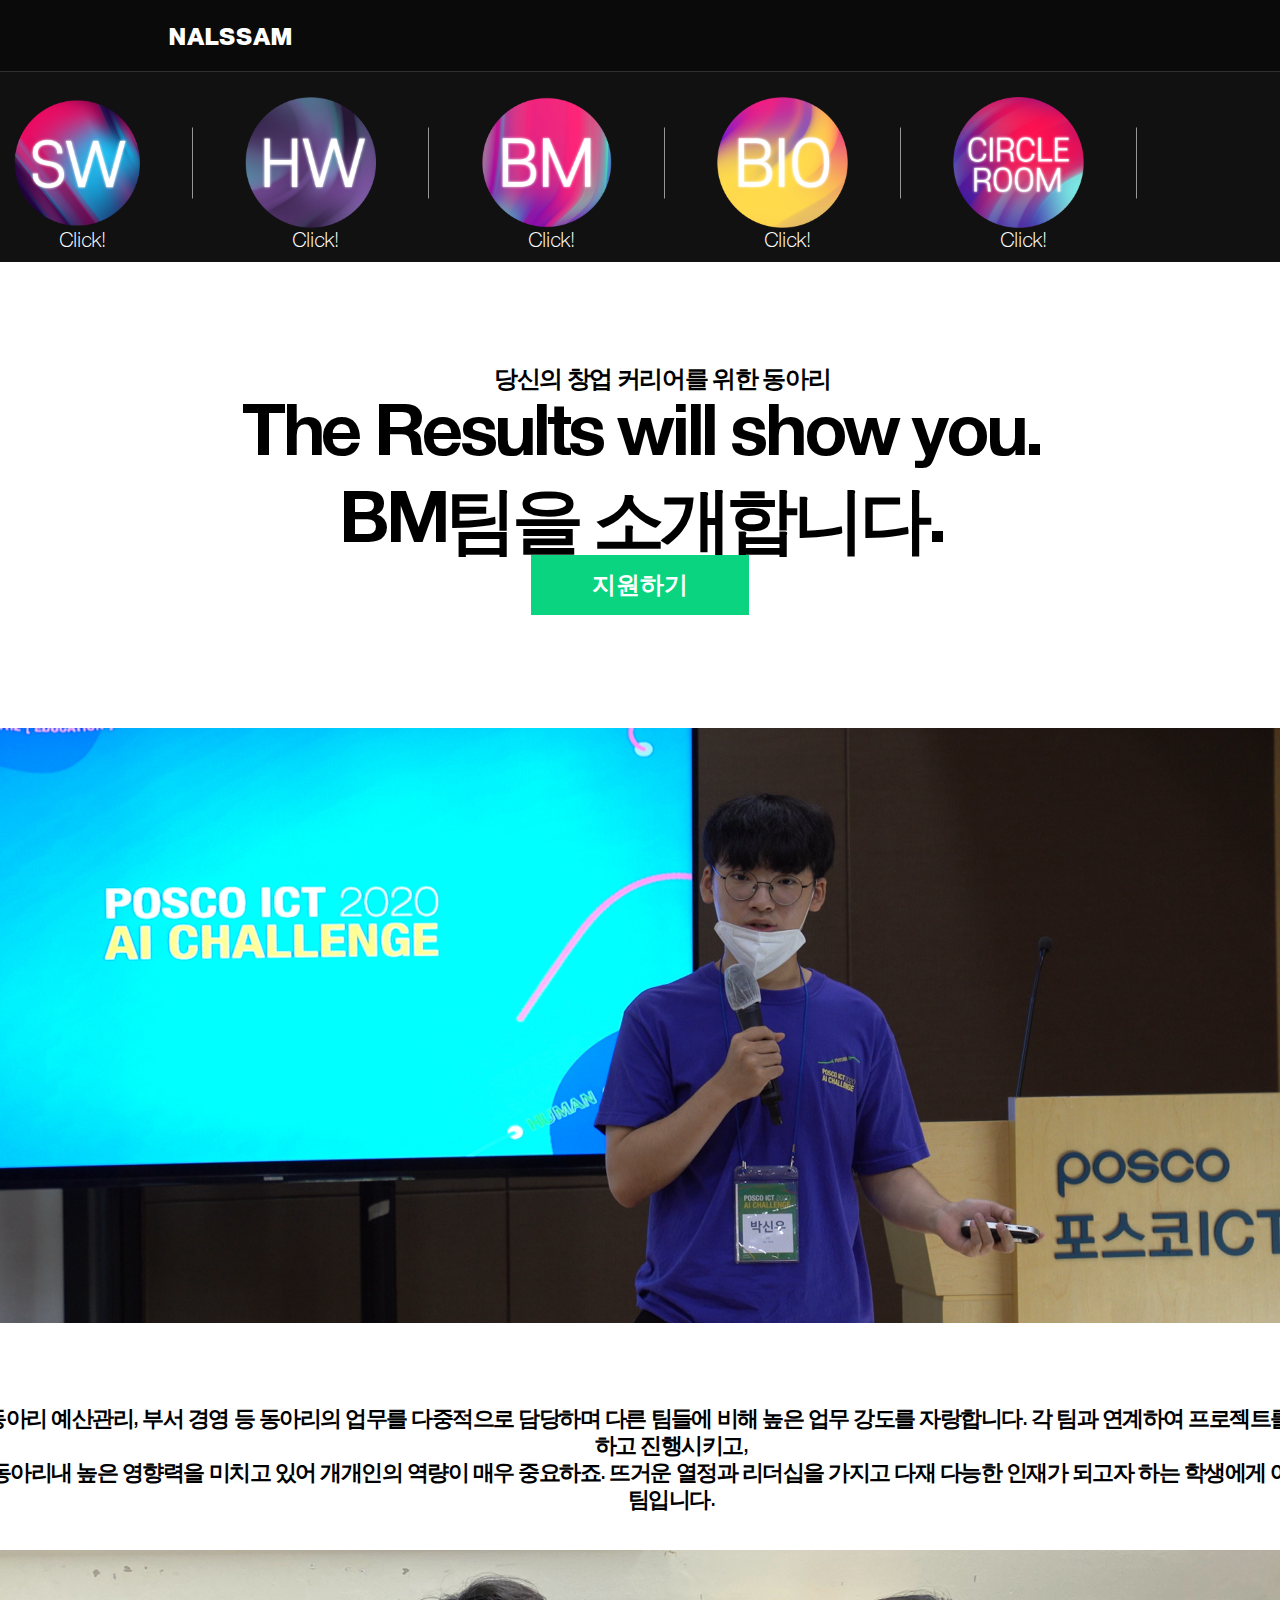
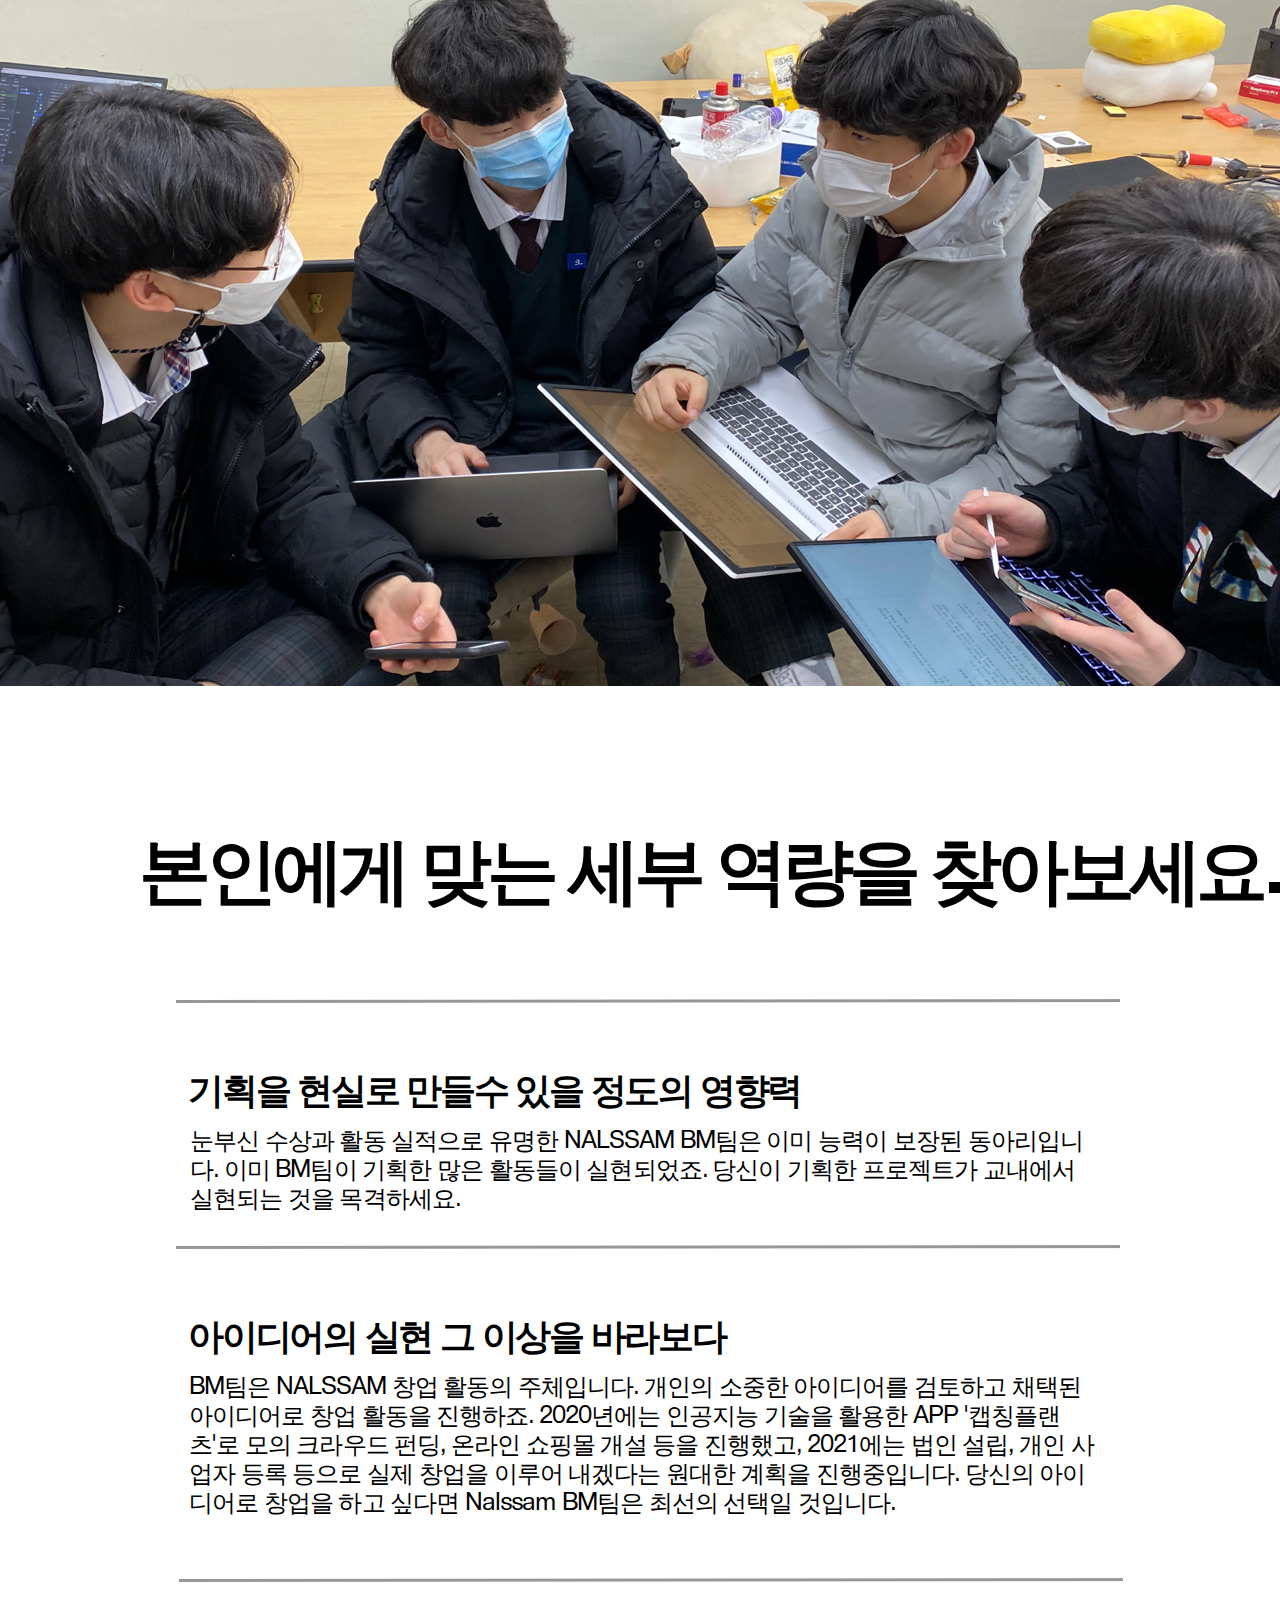
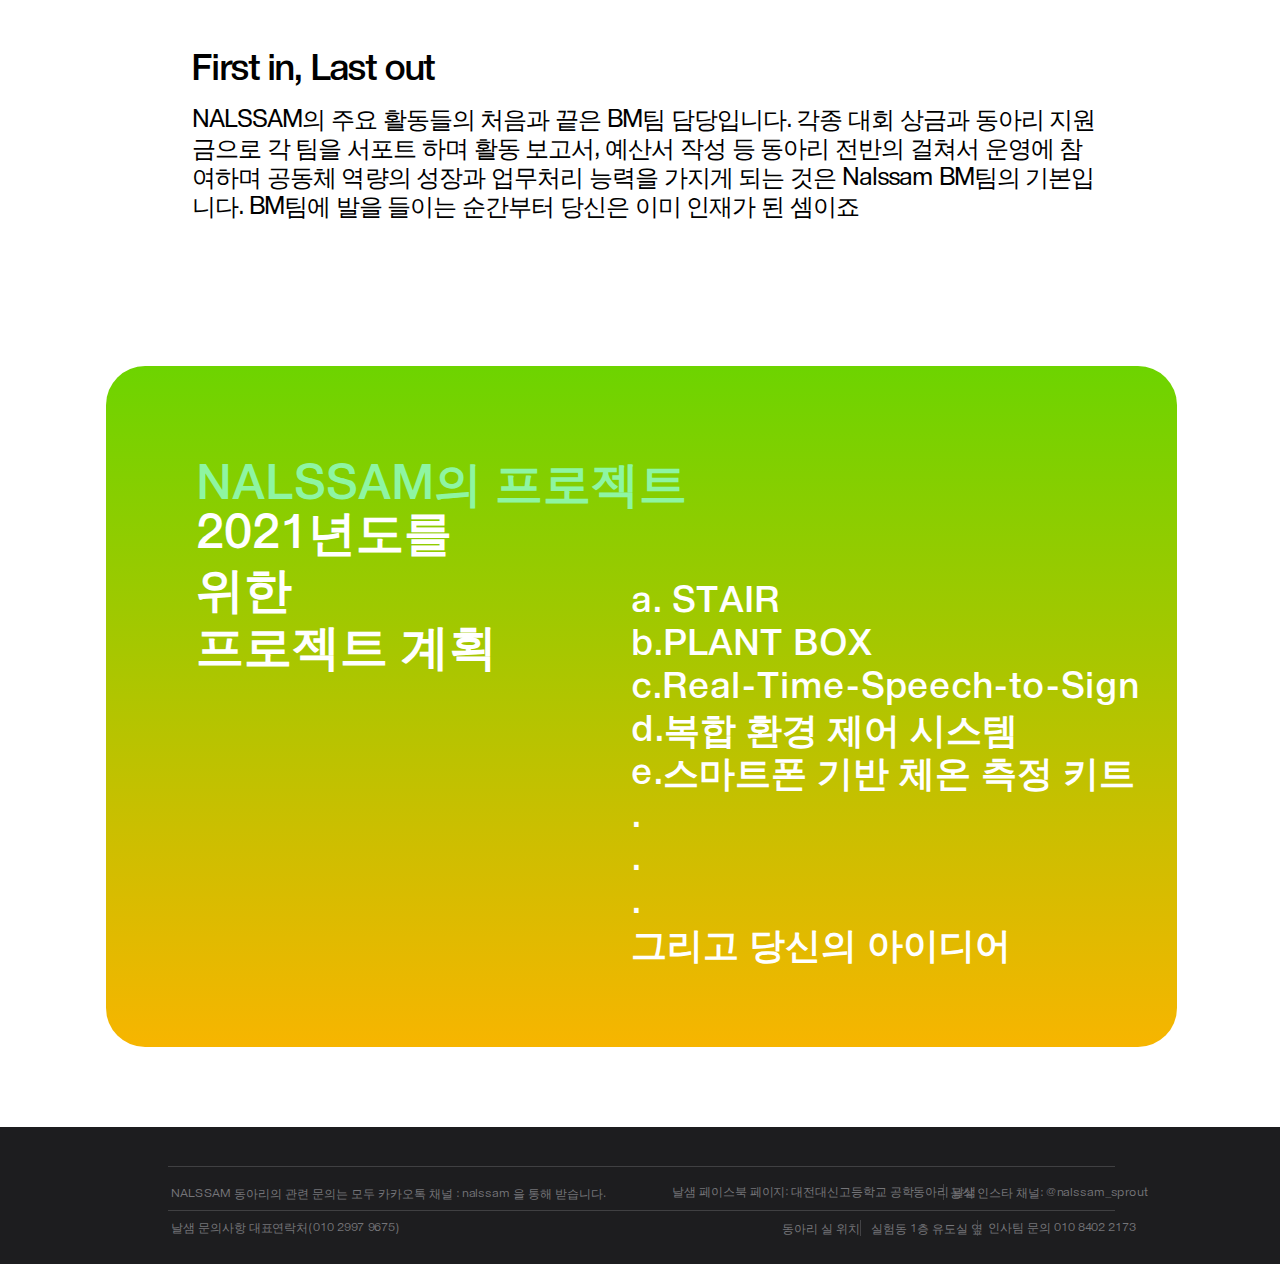
<file: bm.html>
<!DOCTYPE html>
<html>
  <head>
    <meta charset="UTF-8" />
    <meta name="viewport" content="width=1440, maximum-scale=1.0" />
    <meta property="og:title" content="동아리 NALSSAM 지원하기">
    <meta property="og:description" content="2021년도 동아리 NALSSAM 노예 되기">
    <meta property="og:image" content="./img/cover.png">
    <meta property="og:url" content="https://www.nalssam.com" />
    <link rel="shortcut icon" type="image/png" href="./img/LOGO.png" />
    <meta name="og:type" content="website" />
    <link rel="stylesheet" type="text/css" href="css/bm.css" />
    <title>NALSSAM</title>
    <style>
      @font-face {
        font-family: "SFCompact-Regular";
        font-style: normal;
        font-weight: 1 1000;
        src: url("./fonts/SF-Compact.woff2") format("woff2");
      }
      @font-face {
        font-family: "AppleSDGothicNeo-Bold";
        font-style: normal;
        font-weight: 1 1000;
        src: url("./fonts/AppleSDGothicNeo-Bold.woff2") format("woff2");
      }
      @font-face {
        font-family: "AppleSDGothicNeo-Light";
        font-style: normal;
        font-weight: 1 1000;
        src: url("./fonts/AppleSDGothicNeo-Light.woff2") format("woff2");
      }
      @font-face {
        font-family: "AppleSDGothicNeo-SemiBold";
        font-style: normal;
        font-weight: 1 1000;
        src: url("./fonts/AppleSDGothicNeo-SemiBold.woff2") format("woff2");
      }
      @font-face {
        font-family: "AppleSDGothicNeo-Heavy";
        font-style: normal;
        font-weight: 1 1000;
        src: url("./fonts/AppleSDGothicNeo-Heavy.woff2") format("opentype");
      }
      @font-face {
        font-family: "AppleSDGothicNeo-Regular";
        font-style: normal;
        font-weight: 1 1000;
        src: url("./fonts/AppleSDGothicNeo-Regular.woff2") format("woff2");
      }
      @font-face {
        font-family: "AppleSDGothicNeo-ExtraBold";
        font-style: normal;
        font-weight: 1 1000;
        src: url("./fonts/AppleSDGothicNeo-ExtraBold.woff2") format("woff2");
      }
      @font-face {
        font-family: "AppleSDGothicNeo-UltraLight";
        font-style: normal;
        font-weight: 1 1000;
        src: url("./fonts/AppleSDGothicNeo-UltraLight.woff2") format("woff2");
      }
      @font-face {
        font-family: "AppleSDGothicNeo-Medium";
        font-style: normal;
        font-weight: 1 1000;
        src: url("./fonts/AppleSDGothicNeo-Medium.woff2") format("woff2");
      }

      .component-wrapper a,
      .screen a {
        text-decoration: none;
        display: contents;
      }

      .full-width-a {
        width: 100%;
      }

      .full-height-a {
        height: 100%;
      }

      .screen textarea:focus,
      .screen input:focus {
        outline: none;
      }

      .screen *,
      .component-wrapper * {
        box-sizing: border-box;
      }

      .screen div {
        -webkit-text-size-adjust: none;
      }

      .container-center-vertical,
      .container-center-horizontal {
        pointer-events: none;
        display: flex;
        flex-direction: row;
        padding: 0;
        margin: 0;
      }

      .container-center-vertical {
        align-items: center;
        height: 100%;
      }

      .container-center-horizontal {
        justify-content: center;
        width: 100%;
      }

      .container-center-vertical > *,
      .container-center-horizontal > * {
        pointer-events: auto;
        flex-shrink: 0;
      }

      .component-wrapper,
      .screen {
        overflow-wrap: break-word;
        word-wrap: break-word;
        word-break: break-all;
        word-break: break-word;
      }

      .auto-animated div {
        opacity: 0;
        position: absolute;
        --z-index: -1;
      }

      .auto-animated .container-center-vertical,
      .auto-animated .container-center-horizontal {
        opacity: 1;
      }

      .overlay {
        position: absolute;
        opacity: 0;
        display: none;
        top: 0;
        width: 100%;
        height: 100%;
        position: fixed;
      }

      .animate-appear {
        opacity: 0;
        display: block;
        animation: reveal 0.3s ease-in-out 1 normal forwards;
      }

      .animate-disappear {
        opacity: 1;
        display: block;
        animation: reveal 0.3s ease-in-out 1 reverse forwards;
      }

      .animate-nodelay {
        animation-delay: 0s;
      }

      @keyframes reveal {
        from {
          opacity: 0;
        }
        to {
          opacity: 1;
        }
      }
      .align-self-flex-start {
        align-self: flex-start;
      }
      .align-self-flex-end {
        align-self: flex-end;
      }
      .align-self-flex-center {
        align-self: center;
      }
      .valign-text-middle {
        display: flex;
        flex-direction: column;
        justify-content: center;
      }
      .valign-text-bottom {
        display: flex;
        flex-direction: column;
        justify-content: flex-end;
      }
      input:focus {
        outline: none;
      }
      .component-wrapper,
      .component-wrapper * {
        pointer-events: none;
      }

      .component-wrapper a *,
      .component-wrapper a,
      .component-wrapper input,
      .component-wrapper video,
      .component-wrapper iframe,
      .listeners-active,
      .listeners-active * {
        pointer-events: auto;
      }

      .hidden,
      .hidden * {
        visibility: hidden;
        pointer-events: none;
      }

      .smart-layers-pointers,
      .smart-layers-pointers * {
        pointer-events: auto;
        visibility: visible;
      }

      .component-wrapper.not-ready,
      .component-wrapper.not-ready * {
        visibility: hidden !important;
      }

      .listeners-active-click,
      .listeners-active-click * {
        cursor: pointer;
      }
    </style>
  </head>
  <body style="margin: 0; background: rgba(255, 255, 255, 1)">
    <script>
      window.kakaoAsyncInit = function() {
        Kakao.Channel.createAddChannelButton({
          container: '#kakao-talk-channel-add-button',
        });
      };
    
      (function(d, s, id) {
        var js, fjs = d.getElementsByTagName(s)[0];
        if (d.getElementById(id)) return;
        js = d.createElement(s); js.id = id;
        js.src = 'https://developers.kakao.com/sdk/js/kakao.channel.min.js';
        fjs.parentNode.insertBefore(js, fjs);
      })(document, 'script', 'kakao-js-sdk');
    </script>
    <input type="hidden" id="anPageName" name="page" value="bm" />
    <div class="container-center-horizontal">
      <div class="bm screen">
        <div class="group-5-C61RwL">
          <div class="top-word-iZjIT4">
            <div class="textlabel-zHR6Gl sdsemi24">당신의 창업 커리어를 위한 동아리</div>
            <div class="the-results-will-sho-zHR6Gl thebig">The Results will show you.<br />BM팀을 소개합니다.</div>
          </div>
          <a
            href="https://docs.google.com/forms/d/e/1FAIpQLSeN4yuI6fxrqY3A1CYe7Y0yIaWwMlv7qVp9dXZnjb4Y6zYgxg/viewform?usp=sf_link"
            target="_blank"
          >
            <div class="button-iZjIT4"><div class="textlabel-R1C2ex newstyle">지원하기</div></div></a
          >
        </div>
        <div class="x1-C61RwL"></div>
        <div class="x-C61RwL newnew">
          동아리 예산관리, 부서 경영 등 동아리의 업무를 다중적으로 담당하며 다른 팀들에 비해 높은 업무 강도를
          자랑합니다. 각 팀과 연계하여 프로젝트를 서포트하고 진행시키고, <br />동아리내 높은 영향력을 미치고 있어
          개개인의 역량이 매우 중요하죠. 뜨거운 열정과 리더십을 가지고 다재 다능한 인재가 되고자 하는 학생에게 어울리는
          팀입니다.
        </div>
        <div class="img0074-C61RwL"></div>
        <div class="group-2-C61RwL">
          <div class="textlabel-zUixHA thebig">본인에게 맞는 세부 역량을 찾아보세요.</div>
          <img class="line-5-zUixHA" src="img/hw-line-5-F718C294-6F14-4159-BC46-B887DC6966A9.png" />
          <img class="line-5-sdxwGy" src="img/hw-line-5-F718C294-6F14-4159-BC46-B887DC6966A9.png" />
          <img class="line-5-kTiyrb" src="img/hw-line-5-F718C294-6F14-4159-BC46-B887DC6966A9.png" />
          <div class="textlabel-sdxwGy sd36">기획을 현실로 만들수 있을 정도의 영향력</div>
          <div class="group-3-zUixHA">
            <div class="textlabel-iMKsSw sdmedium24">
              눈부신 수상과 활동 실적으로 유명한 NALSSAM BM팀은 이미 능력이 보장된 동아리입니다. 이미 BM팀이
              기획한 많은 활동들이 실현되었죠. 당신이 기획한 프로젝트가 교내에서 실현되는 것을 목격하세요.
            </div>
          </div>
          <div class="group-4-zUixHA">
            <div class="bm-nalssam-Ylg7MA sdmedium24">
              BM팀은 NALSSAM 창업 활동의 주체입니다. 개인의 소중한 아이디어를 검토하고 채택된 아이디어로 창업
              활동을 진행하죠. 2020년에는 인공지능 기술을 활용한 APP &#39;캡칭플랜츠&#39;로 모의 크라우드 펀딩,
              온라인 쇼핑몰 개설 등을 진행했고, 2021에는 법인 설립, 개인 사업자 등록 등으로 실제 창업을 이루어
              내겠다는 원대한 계획을 진행중입니다. 당신의 아이디어로 창업을 하고 싶다면 Nalssam BM팀은 최선의
              선택일 것입니다.
            </div>
            <div class="textlabel-Ylg7MA sd36">아이디어의 실현 그 이상을 바라보다</div>
          </div>
          <div class="group-4-sdxwGy">
            <div class="nalssam-xtVPWN sdmedium24">
              NALSSAM의 주요 활동들의 처음과 끝은 BM팀 담당입니다. 각종 대회 상금과 동아리 지원금으로 각 팀을
              서포트 하며 활동 보고서, 예산서 작성 등 동아리 전반의 걸쳐서 운영에 참여하며 공동체 역량의 성장과
              업무처리 능력을 가지게 되는 것은 Nalssam BM팀의 기본입니다. BM팀에 발을 들이는 순간부터 당신은
              이미 인재가 된 셈이죠
            </div>
            <div class="first-in-last-out-xtVPWN sd36">First in, Last out</div>
          </div>
        </div>
        <div class="stacked-group-C61RwL">
          <div class="group-15-SHDHHB">
            <div class="a-stair-bplant-box-kxhp4v sdidontknow">
              a. STAIR<br />b.PLANT BOX<br />c.Real-Time-Speech-to-Sign<br />d.복합 환경 제어 시스템<br />e.스마트폰
              기반 체온 측정 키트<br />.<br />.<br />.<br />그리고 당신의 아이디어
            </div>
            <div class="x2021-kxhp4v nalssamcr48 sd47blue sd48colorfull sdthenewenwcolor sd48newcolor sd48bold">
              2021년도를<br />위한<br />프로젝트 계획
            </div>
            <div class="nalssam-kxhp4v nalssamcr48 sd47blue sd48colorfull sdthenewenwcolor sd48newcolor sd48bold">
              NALSSAM의 프로젝트<br />
            </div>
          </div>
          <div class="bar-SHDHHB">
            <div class="footer-fNGuiB">
              <div class="group-i7hrr4">
                <div class="vr-D44yGU"></div>
                <div class="vr-copy-D44yGU"></div>
                <div class="textlabel-D44yGU hw-little-fonts">동아리 실 위치</div>
                <div class="x1-D44yGU hw-little-fonts">실험동 1층 유도실 옆</div>
                <div class="x010-8402-2173-D44yGU hw-little-fonts">인사팀 문의 010 8402 2173</div>
              </div>
              <div class="vr-copy-i7hrr4"></div>
              <div class="x010-29-i7hrr4 hw-little-fonts">날샘 문의사항 대표연락처(010 2997 9675)</div>
              <div class="hr-i7hrr4"></div>
              <div class="hr-PZ5l3E"></div>
              <div class="nalssam-i7hrr4 hw-little-fonts">
                NALSSAM 동아리의 관련 문의는 모두 카카오톡 채널 : nalssam 을 통해 받습니다.
              </div>
              <div class="x-i7hrr4 hw-little-fonts">날샘 페이스북 페이지: 대전대신고등학교 공학동아리 날샘</div>
              <div class="nalssam-PZ5l3E hw-little-fonts">공식 인스타 채널: @nalssam_sprout</div>
            </div>
          </div>
        </div>
        <div class="view-C61RwL">
          <div class="navbar-UOcbxe">
            <div class="hr-dIx87p"></div>
          </div>
          <a href="index.html"><div class="nalssam-UOcbxe applesdgothicneo-heavy-normal-white-24px">NALSSAM</div></a>
        </div>
        <div class="group-11-C61RwL">
          <div class="group-6-bAyQtV">
            <div class="stacked-group-W8YgeY">
              <a href="sw.html"> <div class="sw-logo-xd0wTK"></div></a>
              <img class="line-2-xd0wTK" src="img/bio-line-3-2D1662E4-DF3F-4A2B-B53E-DFFED1828782@2x.png" />
              <a href="hw.html"
                ><img
                  class="x00001-xd0wTK"
                  src="img/index-u110eu116cu110cu1169u11bc-u1105u1169u1100u116900001-D66D6174-2768-4344-86B1-EE7CE949CB86@2x.png"
              /></a>
              <img class="line-3-xd0wTK" src="img/bio-line-3-2D1662E4-DF3F-4A2B-B53E-DFFED1828782@2x.png" />
              <a href="bm.html"
                ><img
                  class="x00002-xd0wTK"
                  src="img/bio-u110eu116cu110cu1169u11bc-u1105u1169u1100u116900002-63FBB258-B539-4E3A-BC46-2F5BE853528D@2x.png"
              /></a>
              <img class="line-3-Hxo22Q" src="img/bio-line-3-2D1662E4-DF3F-4A2B-B53E-DFFED1828782@2x.png" />
              <a href="bio.html"> <div class="g-slave-xd0wTK"></div></a>
              <img class="line-3-HrtGqK" src="img/bio-line-3-2D1662E4-DF3F-4A2B-B53E-DFFED1828782@2x.png" />
              <a href="a404.html"> <div class="cr-xd0wTK"></div></a>
              <img class="line-3-xLcPb5" src="img/bio-line-3-2D1662E4-DF3F-4A2B-B53E-DFFED1828782@2x.png" />
              <a href="a404.html">
                <div class="more00000-xd0wTK">
                  <a href="a404.html" onclick="window.event.stopPropagation()"
                    ><div
                    id="kakao-talk-channel-add-button"
                    data-channel-public-id="_SxnLNK"
                    data-size="large"
                    data-support-multiple-densities="true"
                  ></div></a></div
              ></a>
            </div>
          </div>
          <div class="click-bAyQtV moreim more">Click!</div>
          <div class="click-zLZUBK moreim more">Click!</div>
          <div class="click-3qshht moreim more">Click!</div>
          <div class="click-hdKSmR moreim more">Click!</div>
          <div class="click-waRZGu moreim more">Click!</div>
        </div>
      </div>
    </div>
  </body>
</html>
</file>
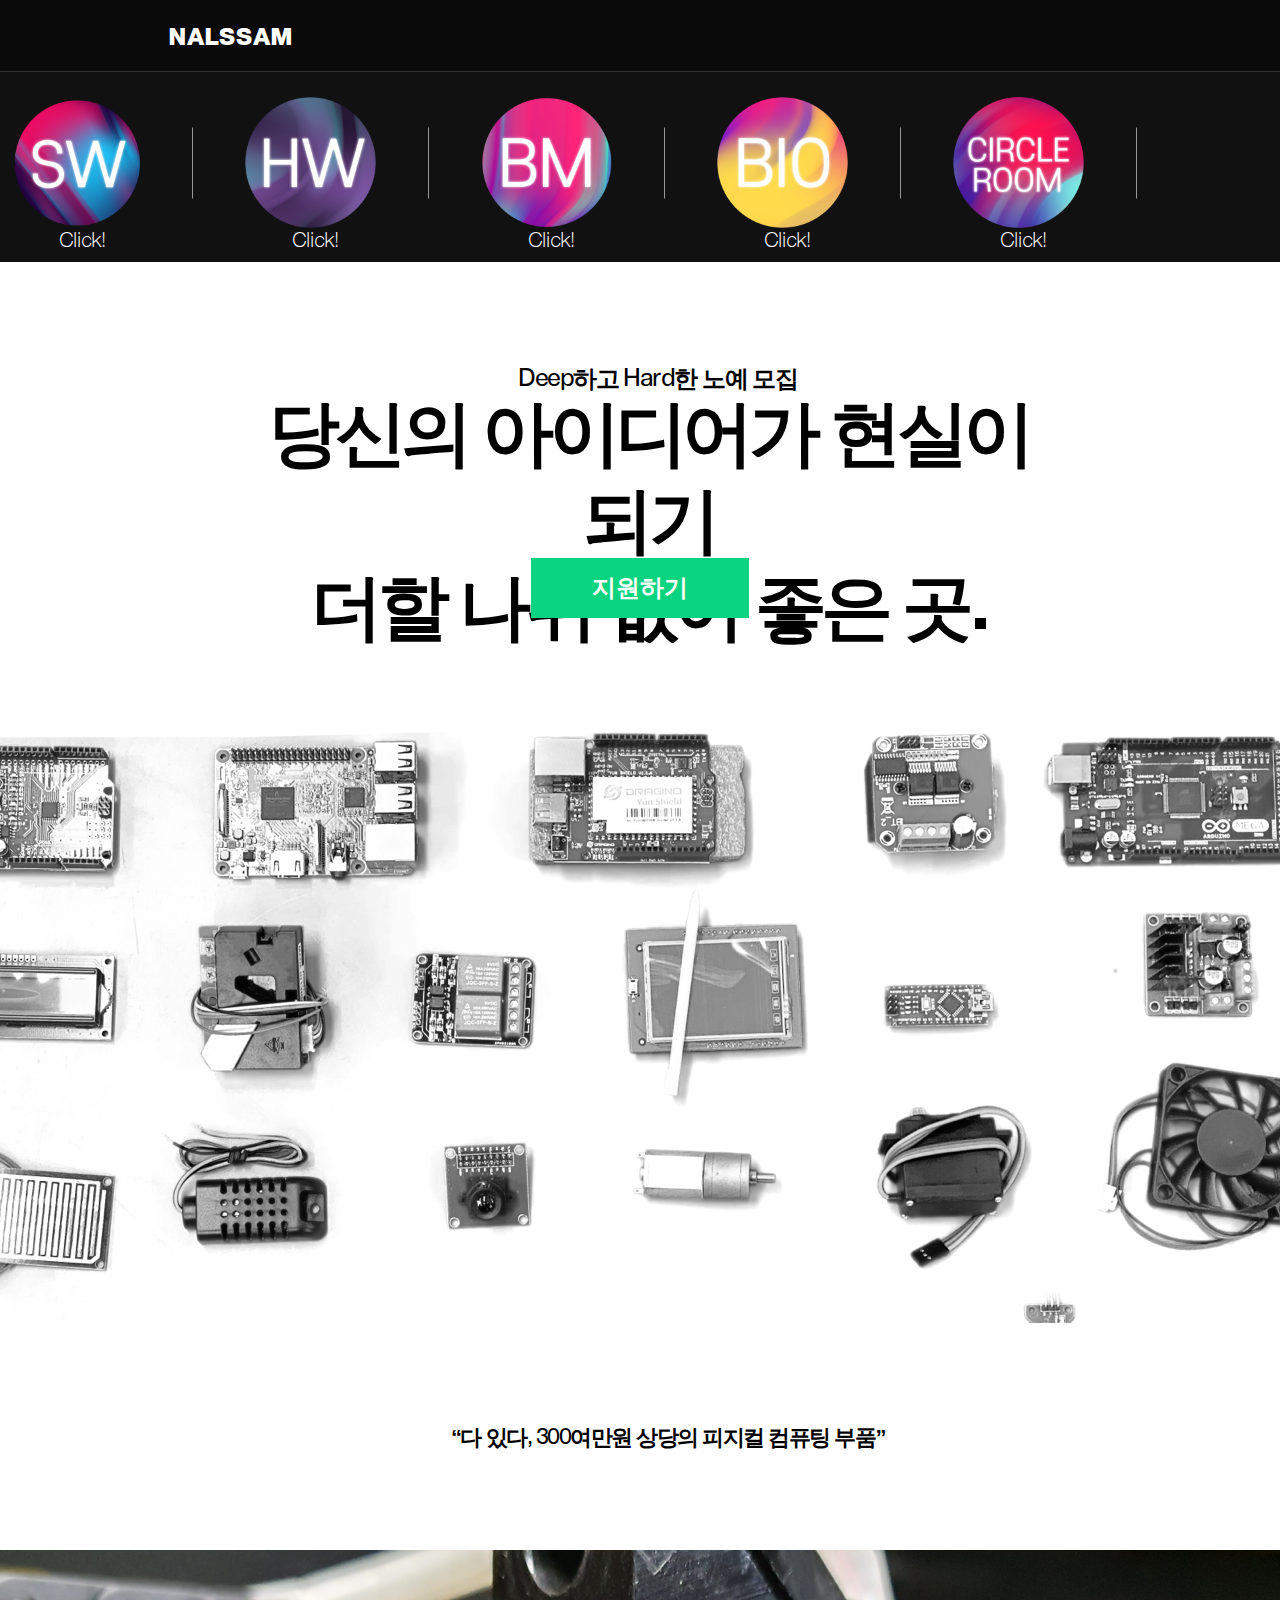
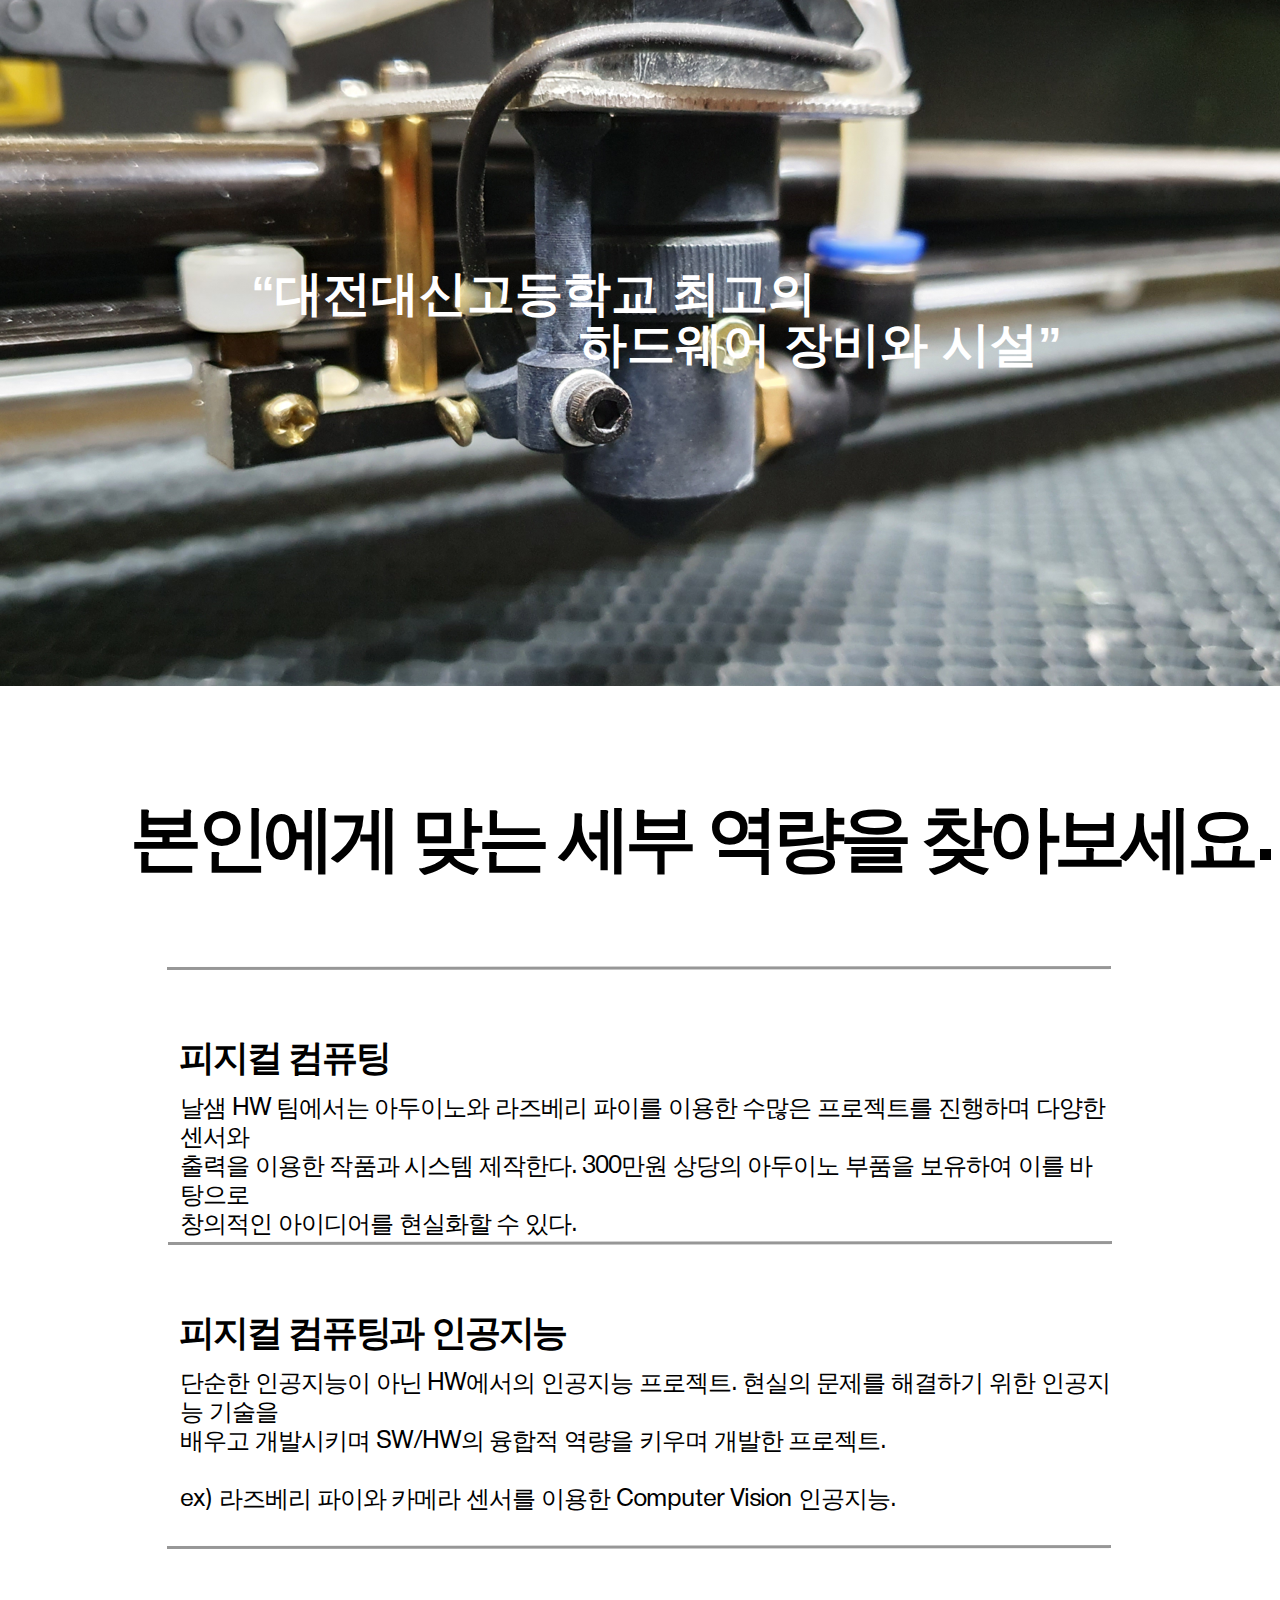
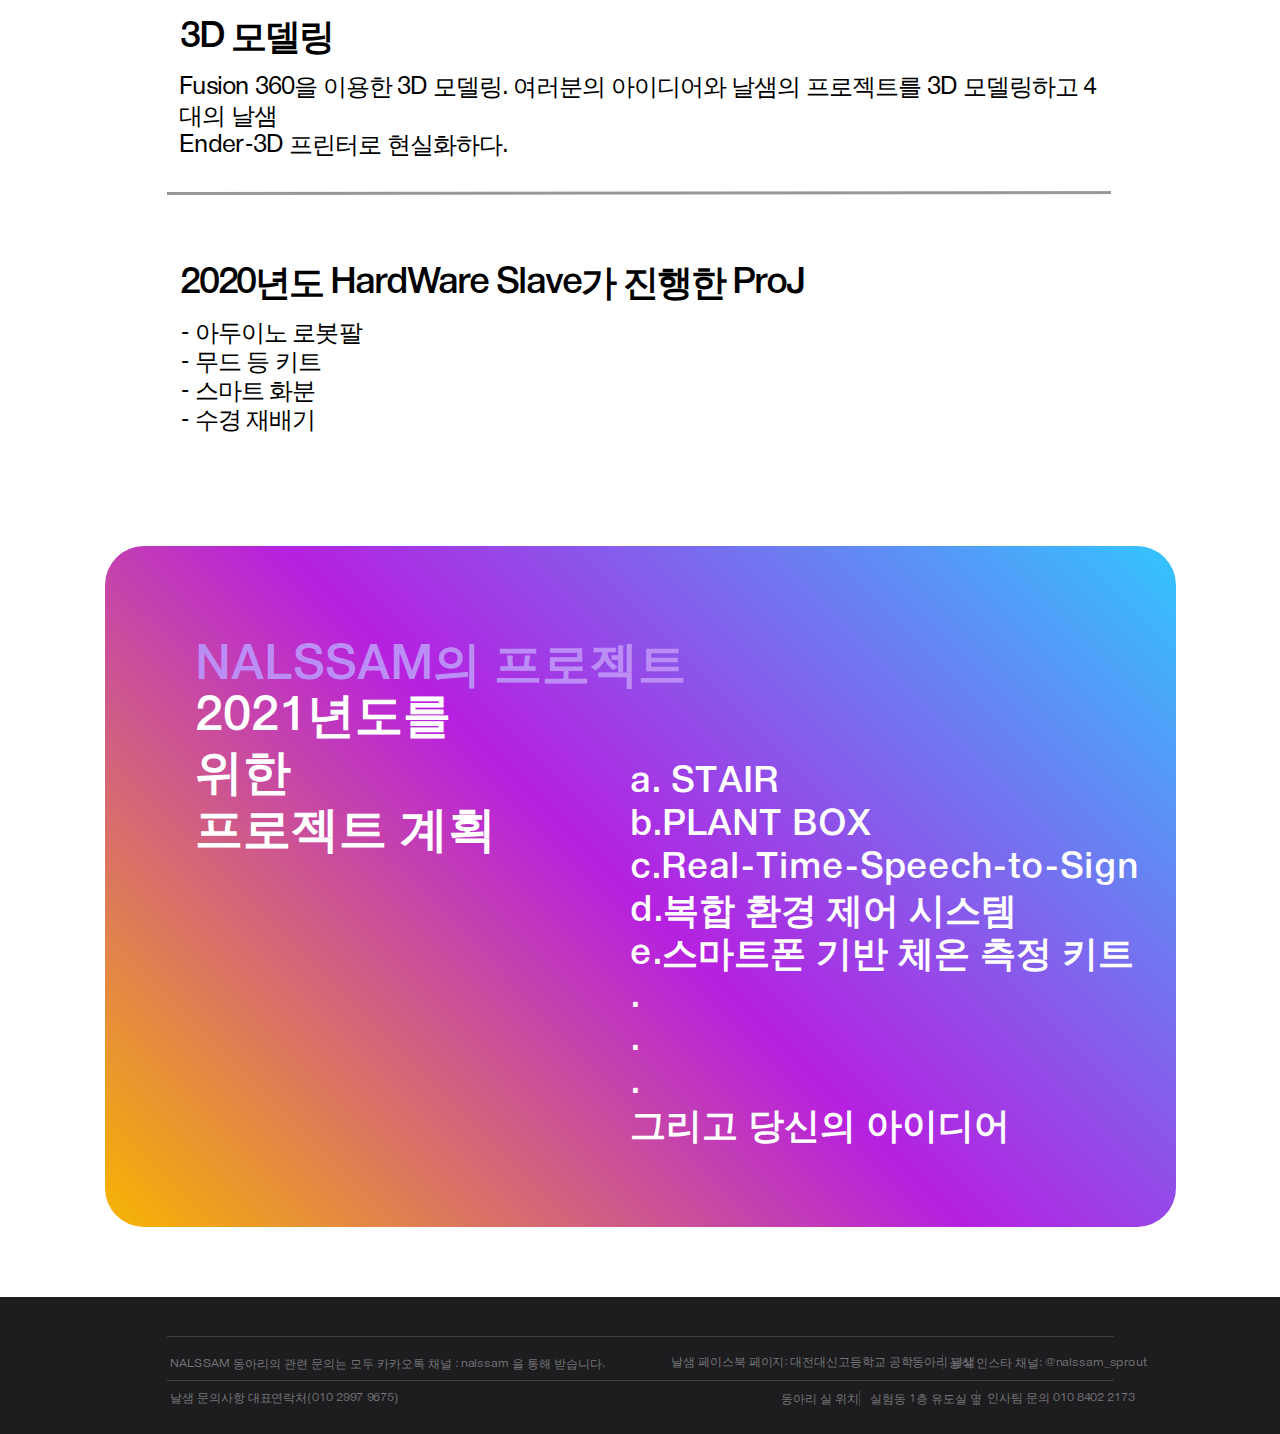
<file: hw.html>
<!DOCTYPE html>
<html>
  <head>
    <meta charset="UTF-8" />
    <meta name="viewport" content="width=1440, maximum-scale=1.0" />
    <meta property="og:title" content="동아리 NALSSAM 지원하기">
    <meta property="og:description" content="2021년도 동아리 NALSSAM 노예 되기">
    <meta property="og:image" content="./img/cover.png">
    <meta property="og:url" content="https://www.nalssam.com" />
    <link rel="shortcut icon" type="image/png" href="./img/LOGO.png" />
    <meta name="og:type" content="website" />
    <link rel="stylesheet" type="text/css" href="css/hw.css" />
    <title>NALSSAM</title>
    <style>
      @font-face {
        font-family: "SFCompact-Regular";
        font-style: normal;
        font-weight: 1 1000;
        src: url("./fonts/SF-Compact.woff2") format("woff2");
      }
      @font-face {
        font-family: "AppleSDGothicNeo-Bold";
        font-style: normal;
        font-weight: 1 1000;
        src: url("./fonts/AppleSDGothicNeo-Bold.woff2") format("woff2");
      }
      @font-face {
        font-family: "AppleSDGothicNeo-Light";
        font-style: normal;
        font-weight: 1 1000;
        src: url("./fonts/AppleSDGothicNeo-Light.woff2") format("woff2");
      }
      @font-face {
        font-family: "AppleSDGothicNeo-SemiBold";
        font-style: normal;
        font-weight: 1 1000;
        src: url("./fonts/AppleSDGothicNeo-SemiBold.woff2") format("woff2");
      }
      @font-face {
        font-family: "AppleSDGothicNeo-Heavy";
        font-style: normal;
        font-weight: 1 1000;
        src: url("./fonts/AppleSDGothicNeo-Heavy.woff2") format("opentype");
      }
      @font-face {
        font-family: "AppleSDGothicNeo-Regular";
        font-style: normal;
        font-weight: 1 1000;
        src: url("./fonts/AppleSDGothicNeo-Regular.woff2") format("woff2");
      }
      @font-face {
        font-family: "AppleSDGothicNeo-ExtraBold";
        font-style: normal;
        font-weight: 1 1000;
        src: url("./fonts/AppleSDGothicNeo-ExtraBold.woff2") format("woff2");
      }
      @font-face {
        font-family: "AppleSDGothicNeo-UltraLight";
        font-style: normal;
        font-weight: 1 1000;
        src: url("./fonts/AppleSDGothicNeo-UltraLight.woff2") format("woff2");
      }
      @font-face {
        font-family: "AppleSDGothicNeo-Medium";
        font-style: normal;
        font-weight: 1 1000;
        src: url("./fonts/AppleSDGothicNeo-Medium.woff2") format("woff2");
      }

      .component-wrapper a,
      .screen a {
        text-decoration: none;
        display: contents;
      }

      .full-width-a {
        width: 100%;
      }

      .full-height-a {
        height: 100%;
      }

      .screen textarea:focus,
      .screen input:focus {
        outline: none;
      }

      .screen *,
      .component-wrapper * {
        box-sizing: border-box;
      }

      .screen div {
        -webkit-text-size-adjust: none;
      }

      .container-center-vertical,
      .container-center-horizontal {
        pointer-events: none;
        display: flex;
        flex-direction: row;
        padding: 0;
        margin: 0;
      }

      .container-center-vertical {
        align-items: center;
        height: 100%;
      }

      .container-center-horizontal {
        justify-content: center;
        width: 100%;
      }

      .container-center-vertical > *,
      .container-center-horizontal > * {
        pointer-events: auto;
        flex-shrink: 0;
      }

      .component-wrapper,
      .screen {
        overflow-wrap: break-word;
        word-wrap: break-word;
        word-break: break-all;
        word-break: break-word;
      }

      .auto-animated div {
        opacity: 0;
        position: absolute;
        --z-index: -1;
      }

      .auto-animated .container-center-vertical,
      .auto-animated .container-center-horizontal {
        opacity: 1;
      }

      .overlay {
        position: absolute;
        opacity: 0;
        display: none;
        top: 0;
        width: 100%;
        height: 100%;
        position: fixed;
      }

      .animate-appear {
        opacity: 0;
        display: block;
        animation: reveal 0.3s ease-in-out 1 normal forwards;
      }

      .animate-disappear {
        opacity: 1;
        display: block;
        animation: reveal 0.3s ease-in-out 1 reverse forwards;
      }

      .animate-nodelay {
        animation-delay: 0s;
      }

      @keyframes reveal {
        from {
          opacity: 0;
        }
        to {
          opacity: 1;
        }
      }
      .align-self-flex-start {
        align-self: flex-start;
      }
      .align-self-flex-end {
        align-self: flex-end;
      }
      .align-self-flex-center {
        align-self: center;
      }
      .valign-text-middle {
        display: flex;
        flex-direction: column;
        justify-content: center;
      }
      .valign-text-bottom {
        display: flex;
        flex-direction: column;
        justify-content: flex-end;
      }
      input:focus {
        outline: none;
      }
      .component-wrapper,
      .component-wrapper * {
        pointer-events: none;
      }

      .component-wrapper a *,
      .component-wrapper a,
      .component-wrapper input,
      .component-wrapper video,
      .component-wrapper iframe,
      .listeners-active,
      .listeners-active * {
        pointer-events: auto;
      }

      .hidden,
      .hidden * {
        visibility: hidden;
        pointer-events: none;
      }

      .smart-layers-pointers,
      .smart-layers-pointers * {
        pointer-events: auto;
        visibility: visible;
      }

      .component-wrapper.not-ready,
      .component-wrapper.not-ready * {
        visibility: hidden !important;
      }

      .listeners-active-click,
      .listeners-active-click * {
        cursor: pointer;
      }
    </style>
  </head>
  <body style="margin: 0; background: rgba(255, 255, 255, 1)">
    <script>
      window.kakaoAsyncInit = function() {
        Kakao.Channel.createAddChannelButton({
          container: '#kakao-talk-channel-add-button',
        });
      };
    
      (function(d, s, id) {
        var js, fjs = d.getElementsByTagName(s)[0];
        if (d.getElementById(id)) return;
        js = d.createElement(s); js.id = id;
        js.src = 'https://developers.kakao.com/sdk/js/kakao.channel.min.js';
        fjs.parentNode.insertBefore(js, fjs);
      })(document, 'script', 'kakao-js-sdk');
    </script>
    <input type="hidden" id="anPageName" name="page" value="hw" />
    <div class="container-center-horizontal">
      <div class="hw screen">
        <div class="group-5-C61RwL">
          <div class="group-4-iZjIT4">
            <div class="top-word-5FNhjl">
              <div class="deep-hard-fOBZLO sdsemi24">Deep하고 Hard한 노예 모집</div>
              <div class="textlabel-fOBZLO thebig">당신의 아이디어가 현실이 되기<br />더할 나위 없이 좋은 곳.</div>
            </div>
          </div>
          <a
            href="https://docs.google.com/forms/d/e/1FAIpQLSeN4yuI6fxrqY3A1CYe7Y0yIaWwMlv7qVp9dXZnjb4Y6zYgxg/viewform?usp=sf_link"
            target="_blank"
          >
            <div class="button-iZjIT4"><div class="textlabel-R1C2ex newstyle">지원하기</div></div></a
          >
        </div>
        <div class="x300-C61RwL newnew">“다 있다, 300여만원 상당의 피지컬 컴퓨팅 부품”</div>
        <div class="group-3-C61RwL">
          <div class="x2-hvAGCq"></div>
          <div class="textlabel-hvAGCq thebigwhite">“대전대신고등학교 최고의</div>
          <div class="textlabel-NSHvE3 thebigwhite">하드웨어 장비와 시설”</div>
        </div>
        <div class="group-2-C61RwL">
          <div class="textlabel-zUixHA thebig">본인에게 맞는 세부 역량을 찾아보세요.</div>
          <img class="line-5-zUixHA" src="img/hw-line-5-F718C294-6F14-4159-BC46-B887DC6966A9.png" />
          <img class="line-5-sdxwGy" src="img/hw-line-5-F718C294-6F14-4159-BC46-B887DC6966A9.png" />
          <img class="line-5-kTiyrb" src="img/hw-line-5-F718C294-6F14-4159-BC46-B887DC6966A9.png" />
          <img class="line-5-GE0XEQ" src="img/hw-line-5-F718C294-6F14-4159-BC46-B887DC6966A9.png" />
          <div class="textlabel-sdxwGy sd36">피지컬 컴퓨팅</div>
          <div class="hw-zUixHA sdmedium24">
            날샘 HW 팀에서는 아두이노와 라즈베리 파이를 이용한 수많은 프로젝트를 진행하며 다양한 센서와 <br />출력을
            이용한 작품과 시스템 제작한다. 300만원 상당의 아두이노 부품을 보유하여 이를 바탕으로 <br />창의적인
            아이디어를 현실화할 수 있다.
          </div>
          <div class="textlabel-kTiyrb sd36">피지컬 컴퓨팅과 인공지능</div>
          <div class="hw-sdxwGy sdmedium24">
            단순한 인공지능이 아닌 HW에서의 인공지능 프로젝트. 현실의 문제를 해결하기 위한 인공지능 기술을 <br />배우고
            개발시키며 SW/HW의 융합적 역량을 키우며 개발한 프로젝트.<br /><br />ex) 라즈베리 파이와 카메라 센서를 이용한
            Computer Vision 인공지능.
          </div>
          <div class="x3-d-zUixHA sd36">3D 모델링</div>
          <div class="fusion-360-3-d-zUixHA sdmedium24">
            Fusion 360을 이용한 3D 모델링. 여러분의 아이디어와 날샘의 프로젝트를 3D 모델링하고 4대의 날샘<br />Ender-3D
            프린터로 현실화하다.
          </div>
          <div class="x2020-hard-ware-slav-zUixHA sd36">2020년도 HardWare Slave가 진행한 ProJ</div>
          <div class="x-zUixHA sdmedium24">
            - 아두이노 로봇팔<br />
            - 무드 등 키트<br />
            - 스마트 화분<br />
            - 수경 재배기
          </div>
        </div>
        <div class="x00000-C61RwL"></div>
        <div class="stacked-group-C61RwL">
          <div class="group-15-SHDHHB">
            <div class="nalssam-kxhp4v nalssamcr48 sd47blue sd48colorfull sdthenewenwcolor sd48newcolor sd48bold">
              NALSSAM의 프로젝트<br />
            </div>
            <div class="a-stair-bplant-box-kxhp4v sdidontknow">
              a. STAIR<br />b.PLANT BOX<br />c.Real-Time-Speech-to-Sign<br />d.복합 환경 제어 시스템<br />e.스마트폰
              기반 체온 측정 키트<br />.<br />.<br />.<br />그리고 당신의 아이디어
            </div>
            <div class="x2021-kxhp4v nalssamcr48 sd47blue sd48colorfull sdthenewenwcolor sd48newcolor sd48bold">
              2021년도를<br />위한<br />프로젝트 계획
            </div>
          </div>
          <div class="bar-SHDHHB">
            <div class="footer-fNGuiB">
              <div class="group-i7hrr4">
                <div class="vr-D44yGU"></div>
                <div class="vr-copy-D44yGU"></div>
                <div class="textlabel-D44yGU hw-little-fonts">동아리 실 위치</div>
                <div class="x1-D44yGU hw-little-fonts">실험동 1층 유도실 옆</div>
                <div class="x010-8402-2173-D44yGU hw-little-fonts">인사팀 문의 010 8402 2173</div>
              </div>
              <div class="vr-copy-i7hrr4"></div>
              <div class="x010-29-i7hrr4 hw-little-fonts">날샘 문의사항 대표연락처(010 2997 9675)</div>
              <div class="hr-i7hrr4"></div>
              <div class="hr-PZ5l3E"></div>
              <div class="nalssam-i7hrr4 hw-little-fonts">
                NALSSAM 동아리의 관련 문의는 모두 카카오톡 채널 : nalssam 을 통해 받습니다.
              </div>
              <div class="x-i7hrr4 hw-little-fonts">날샘 페이스북 페이지: 대전대신고등학교 공학동아리 날샘</div>
              <div class="nalssam-PZ5l3E hw-little-fonts">공식 인스타 채널: @nalssam_sprout</div>
            </div>
          </div>
        </div>
        <div class="view-C61RwL">
          <div class="navbar-UOcbxe">
            <div class="hr-dIx87p"></div>
          </div>
          <a href="index.html"><div class="nalssam-UOcbxe applesdgothicneo-heavy-normal-white-24px">NALSSAM</div></a>
        </div>
        <div class="group-11-C61RwL">
          <div class="group-6-bAyQtV">
            <div class="stacked-group-W8YgeY">
              <a href="sw.html"> <div class="sw-logo-xd0wTK"></div></a>
              <img class="line-2-xd0wTK" src="img/bio-line-3-2D1662E4-DF3F-4A2B-B53E-DFFED1828782@2x.png" />
              <a href="hw.html"
                ><img
                  class="x00001-xd0wTK"
                  src="img/bm-u110eu116cu110cu1169u11bc-u1105u1169u1100u116900001-5308C10B-85FD-4A3B-9076-AA7B86533778@2x.png"
              /></a>
              <img class="line-3-xd0wTK" src="img/bio-line-3-2D1662E4-DF3F-4A2B-B53E-DFFED1828782@2x.png" />
              <a href="bm.html"
                ><img
                  class="x00002-xd0wTK"
                  src="img/bio-u110eu116cu110cu1169u11bc-u1105u1169u1100u116900002-63FBB258-B539-4E3A-BC46-2F5BE853528D@2x.png"
              /></a>
              <img class="line-3-Hxo22Q" src="img/bio-line-3-2D1662E4-DF3F-4A2B-B53E-DFFED1828782@2x.png" />
              <a href="bio.html"> <div class="g-slave-xd0wTK"></div></a>
              <img class="line-3-HrtGqK" src="img/bio-line-3-2D1662E4-DF3F-4A2B-B53E-DFFED1828782@2x.png" />
              <a href="a404.html"> <div class="cr-xd0wTK"></div></a>
              <img class="line-3-xLcPb5" src="img/bio-line-3-2D1662E4-DF3F-4A2B-B53E-DFFED1828782@2x.png" />
              <a href="a404.html">
                <div class="more00000-xd0wTK">
                  <a href="a404.html" onclick="window.event.stopPropagation()"
                    ><div
                    id="kakao-talk-channel-add-button"
                    data-channel-public-id="_SxnLNK"
                    data-size="large"
                    data-support-multiple-densities="true"
                  ></div></a></div
              ></a>
            </div>
          </div>
          <div class="click-bAyQtV moreim more">Click!</div>
          <div class="click-zLZUBK moreim more">Click!</div>
          <div class="click-3qshht moreim more">Click!</div>
          <div class="click-hdKSmR moreim more">Click!</div>
          <div class="click-waRZGu moreim more">Click!</div>
        </div>
      </div>
    </div>
  </body>
</html>
</file>
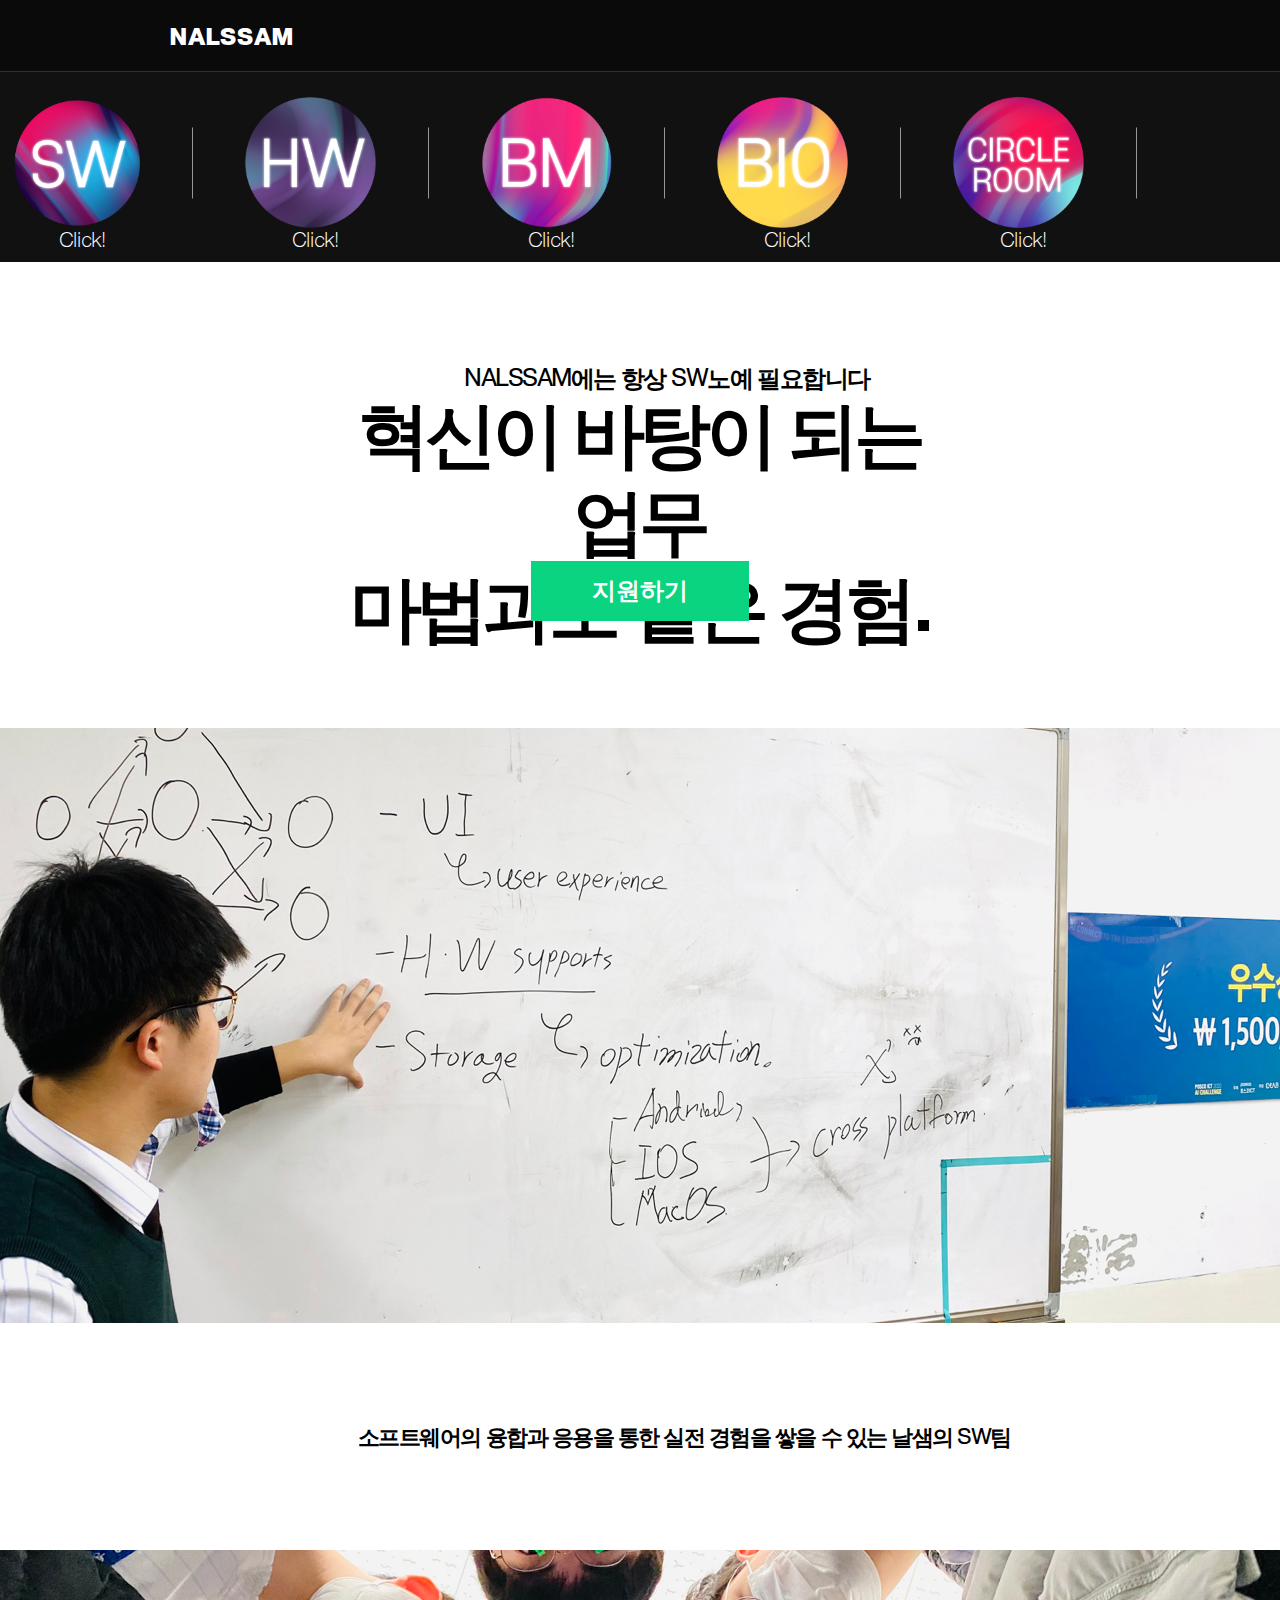
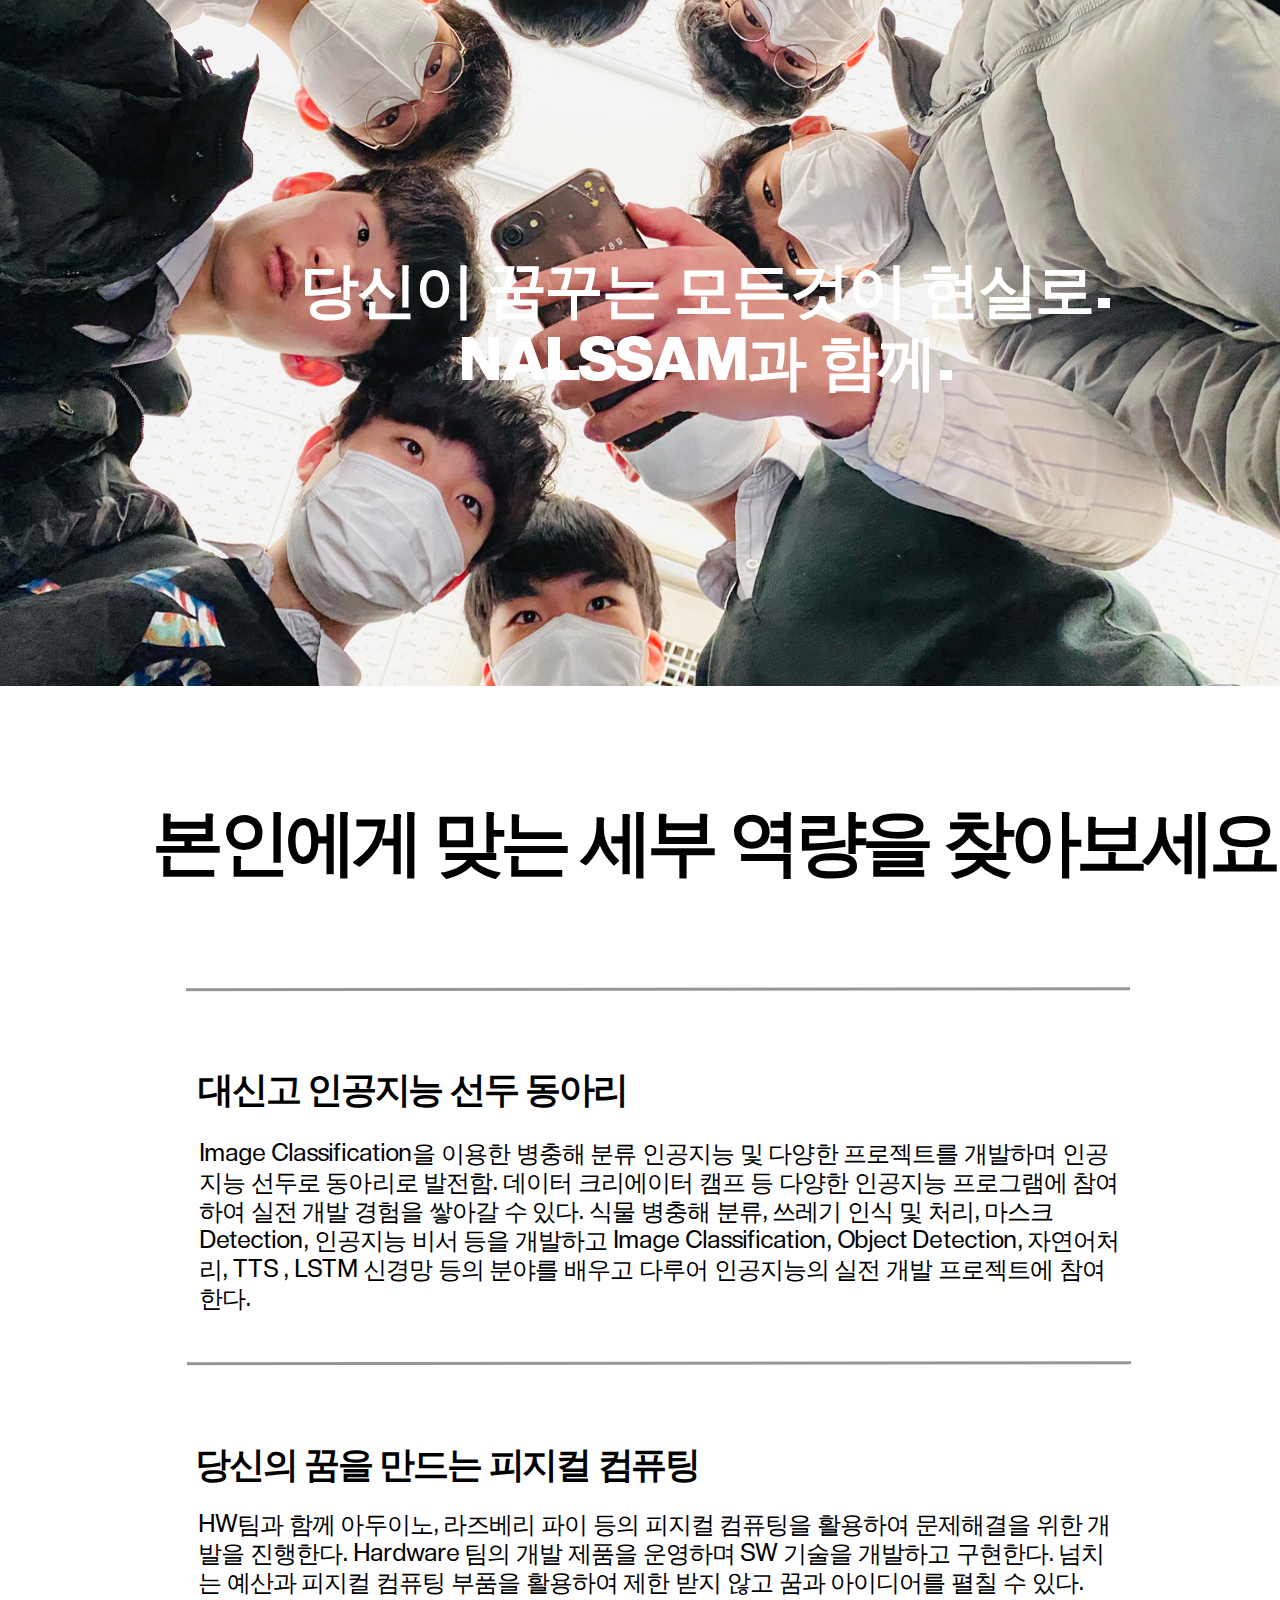
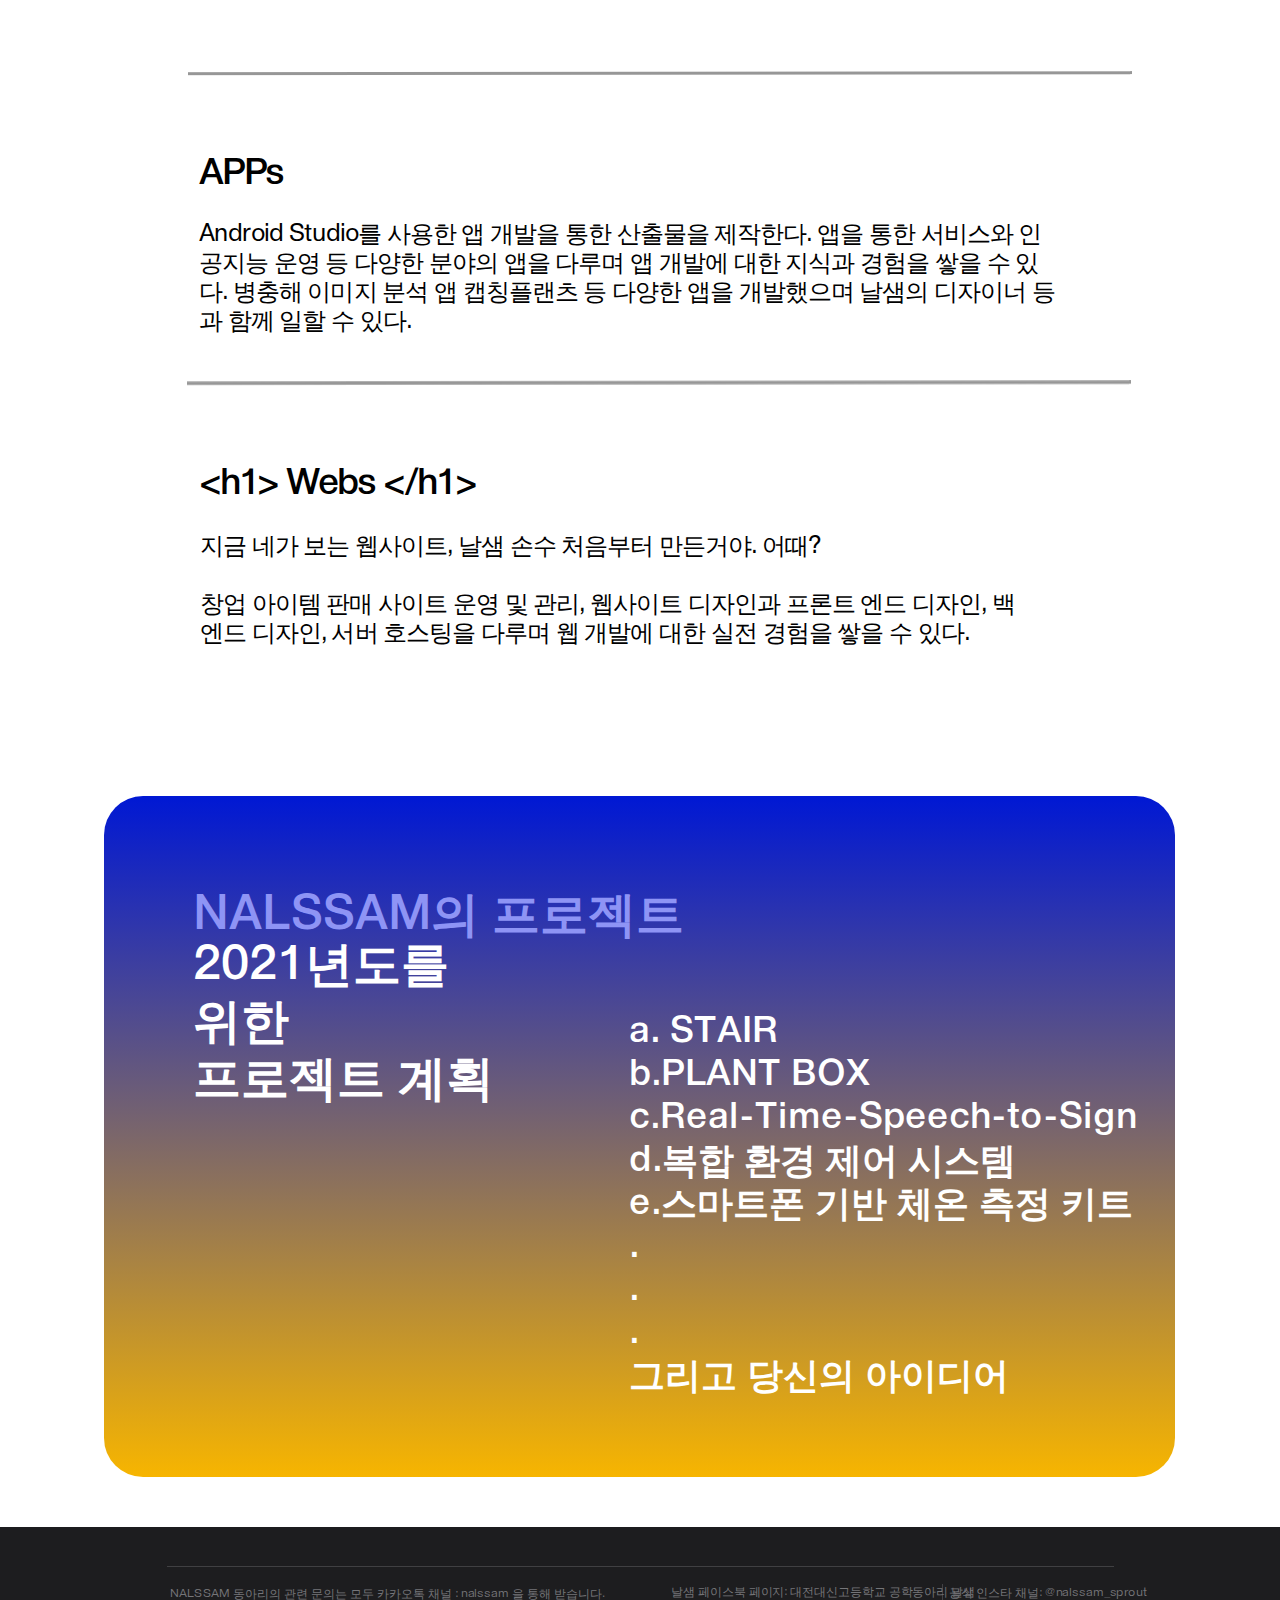
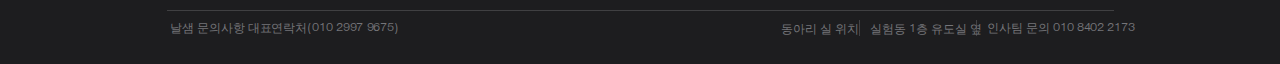
<file: sw.html>
<!DOCTYPE html>
<html>
  <head>
    <meta charset="UTF-8" />
    <meta name="viewport" content="width=1440, maximum-scale=1.0" />
    <meta property="og:title" content="동아리 NALSSAM 지원하기">
    <meta property="og:description" content="2021년도 동아리 NALSSAM 노예 되기">
    <meta property="og:image" content="./img/cover.png">
    <meta property="og:url" content="https://www.nalssam.com" />
    <link rel="shortcut icon" type="image/png" href="./img/LOGO.png" />
    <meta name="og:type" content="website" />
    <link rel="stylesheet" type="text/css" href="css/sw.css" />
    <title>NALSSAM</title>
    <style>
      @font-face {
        font-family: "SFCompact-Regular";
        font-style: normal;
        font-weight: 1 1000;
        src: url("./fonts/SF-Compact.woff2") format("woff2");
      }
      @font-face {
        font-family: "AppleSDGothicNeo-Bold";
        font-style: normal;
        font-weight: 1 1000;
        src: url("./fonts/AppleSDGothicNeo-Bold.woff2") format("woff2");
      }
      @font-face {
        font-family: "AppleSDGothicNeo-Light";
        font-style: normal;
        font-weight: 1 1000;
        src: url("./fonts/AppleSDGothicNeo-Light.woff2") format("woff2");
      }
      @font-face {
        font-family: "AppleSDGothicNeo-SemiBold";
        font-style: normal;
        font-weight: 1 1000;
        src: url("./fonts/AppleSDGothicNeo-SemiBold.woff2") format("woff2");
      }
      @font-face {
        font-family: "AppleSDGothicNeo-Heavy";
        font-style: normal;
        font-weight: 1 1000;
        src: url("./fonts/AppleSDGothicNeo-Heavy.woff2") format("opentype");
      }
      @font-face {
        font-family: "AppleSDGothicNeo-Regular";
        font-style: normal;
        font-weight: 1 1000;
        src: url("./fonts/AppleSDGothicNeo-Regular.woff2") format("woff2");
      }
      @font-face {
        font-family: "AppleSDGothicNeo-ExtraBold";
        font-style: normal;
        font-weight: 1 1000;
        src: url("./fonts/AppleSDGothicNeo-ExtraBold.woff2") format("woff2");
      }
      @font-face {
        font-family: "AppleSDGothicNeo-UltraLight";
        font-style: normal;
        font-weight: 1 1000;
        src: url("./fonts/AppleSDGothicNeo-UltraLight.woff2") format("woff2");
      }
      @font-face {
        font-family: "AppleSDGothicNeo-Medium";
        font-style: normal;
        font-weight: 1 1000;
        src: url("./fonts/AppleSDGothicNeo-Medium.woff2") format("woff2");
      }

      .component-wrapper a,
      .screen a {
        text-decoration: none;
        display: contents;
      }

      .full-width-a {
        width: 100%;
      }

      .full-height-a {
        height: 100%;
      }

      .screen textarea:focus,
      .screen input:focus {
        outline: none;
      }

      .screen *,
      .component-wrapper * {
        box-sizing: border-box;
      }

      .screen div {
        -webkit-text-size-adjust: none;
      }

      .container-center-vertical,
      .container-center-horizontal {
        pointer-events: none;
        display: flex;
        flex-direction: row;
        padding: 0;
        margin: 0;
      }

      .container-center-vertical {
        align-items: center;
        height: 100%;
      }

      .container-center-horizontal {
        justify-content: center;
        width: 100%;
      }

      .container-center-vertical > *,
      .container-center-horizontal > * {
        pointer-events: auto;
        flex-shrink: 0;
      }

      .component-wrapper,
      .screen {
        overflow-wrap: break-word;
        word-wrap: break-word;
        word-break: break-all;
        word-break: break-word;
      }

      .auto-animated div {
        opacity: 0;
        position: absolute;
        --z-index: -1;
      }

      .auto-animated .container-center-vertical,
      .auto-animated .container-center-horizontal {
        opacity: 1;
      }

      .overlay {
        position: absolute;
        opacity: 0;
        display: none;
        top: 0;
        width: 100%;
        height: 100%;
        position: fixed;
      }

      .animate-appear {
        opacity: 0;
        display: block;
        animation: reveal 0.3s ease-in-out 1 normal forwards;
      }

      .animate-disappear {
        opacity: 1;
        display: block;
        animation: reveal 0.3s ease-in-out 1 reverse forwards;
      }

      .animate-nodelay {
        animation-delay: 0s;
      }

      @keyframes reveal {
        from {
          opacity: 0;
        }
        to {
          opacity: 1;
        }
      }
      .align-self-flex-start {
        align-self: flex-start;
      }
      .align-self-flex-end {
        align-self: flex-end;
      }
      .align-self-flex-center {
        align-self: center;
      }
      .valign-text-middle {
        display: flex;
        flex-direction: column;
        justify-content: center;
      }
      .valign-text-bottom {
        display: flex;
        flex-direction: column;
        justify-content: flex-end;
      }
      input:focus {
        outline: none;
      }
      .component-wrapper,
      .component-wrapper * {
        pointer-events: none;
      }

      .component-wrapper a *,
      .component-wrapper a,
      .component-wrapper input,
      .component-wrapper video,
      .component-wrapper iframe,
      .listeners-active,
      .listeners-active * {
        pointer-events: auto;
      }

      .hidden,
      .hidden * {
        visibility: hidden;
        pointer-events: none;
      }

      .smart-layers-pointers,
      .smart-layers-pointers * {
        pointer-events: auto;
        visibility: visible;
      }

      .component-wrapper.not-ready,
      .component-wrapper.not-ready * {
        visibility: hidden !important;
      }

      .listeners-active-click,
      .listeners-active-click * {
        cursor: pointer;
      }
    </style>
  </head>
  <body style="margin: 0; background: rgba(255, 255, 255, 1)">
    <script>
      window.kakaoAsyncInit = function() {
        Kakao.Channel.createAddChannelButton({
          container: '#kakao-talk-channel-add-button',
        });
      };
    
      (function(d, s, id) {
        var js, fjs = d.getElementsByTagName(s)[0];
        if (d.getElementById(id)) return;
        js = d.createElement(s); js.id = id;
        js.src = 'https://developers.kakao.com/sdk/js/kakao.channel.min.js';
        fjs.parentNode.insertBefore(js, fjs);
      })(document, 'script', 'kakao-js-sdk');
    </script>
    <input type="hidden" id="anPageName" name="page" value="sw" />
    <div class="container-center-horizontal">
      <div class="sw screen">
        <div class="group-3-C61RwL">
          <div class="top-word-hvAGCq">
            <div class="nalssam-sw-syxq48 sdsemi24">NALSSAM에는 항상 SW노예 필요합니다</div>
            <div class="x-syxq48 thebig">혁신이 바탕이 되는 업무<br />마법과도 같은 경험.</div>
          </div>
          <a
            href="https://docs.google.com/forms/d/e/1FAIpQLSeN4yuI6fxrqY3A1CYe7Y0yIaWwMlv7qVp9dXZnjb4Y6zYgxg/viewform?usp=sf_link"
            target="_blank"
          >
            <div class="button-hvAGCq"><div class="textlabel-1gKIut newstyle">지원하기</div></div></a
          >
        </div>
        <div class="img0054-C61RwL"></div><!--01074108824로 학번 이름 남기세요.-->
        <div class="textlabel-C61RwL newnew">소프트웨어의 융합과 응용을 통한 실전 경험을 쌓을 수 있는 날샘의 SW팀</div>
        <div class="view-C61RwL">
          <div class="img0058-3-UOcbxe"></div>
          <div class="na-UOcbxe with-nalssam">당신이 꿈꾸는 모든것이 현실로.<br />NALSSAM과 함께.</div>
        </div>
        <div class="group-2-C61RwL">
          <div class="textlabel-zUixHA thebig">본인에게 맞는 세부 역량을 찾아보세요.</div>
          <img class="line-5-zUixHA" src="img/sw-line-5-CAFABEED-E8AA-4496-B4B0-82B7234FEB9C.png" />
          <img class="line-5-sdxwGy" src="img/sw-line-5-CAFABEED-E8AA-4496-B4B0-82B7234FEB9C.png" />
          <img class="line-5-kTiyrb" src="img/sw-line-5-CAFABEED-E8AA-4496-B4B0-82B7234FEB9C.png" />
          <img class="line-5-GE0XEQ" src="img/sw-line-5-CAFABEED-E8AA-4496-B4B0-82B7234FEB9C.png" />
          <div class="textlabel-sdxwGy sd36">대신고 인공지능 선두 동아리</div>
          <div class="image-classification-zUixHA sdmedium24">
            Image Classification을 이용한 병충해 분류 인공지능 및 다양한 프로젝트를 개발하며 인공지능 선두로 동아리로
            발전함. 데이터 크리에이터 캠프 등 다양한 인공지능 프로그램에 참여하여 실전 개발 경험을 쌓아갈 수 있다. 식물
            병충해 분류, 쓰레기 인식 및 처리, 마스크 Detection, 인공지능 비서 등을 개발하고 Image Classification, Object
            Detection, 자연어처리, TTS , LSTM 신경망 등의 분야를 배우고 다루어 인공지능의 실전 개발 프로젝트에 참여한다.
          </div>
          <div class="textlabel-kTiyrb sd36">당신의 꿈을 만드는 피지컬 컴퓨팅</div>
          <div class="hw-zUixHA sdmedium24">
            HW팀과 함께 아두이노, 라즈베리 파이 등의 피지컬 컴퓨팅을 활용하여 문제해결을 위한 개발을 진행한다.
            Hardware 팀의 개발 제품을 운영하며 SW 기술을 개발하고 구현한다. 넘치는 예산과 피지컬 컴퓨팅 부품을
            활용하여 제한 받지 않고 꿈과 아이디어를 펼칠 수 있다.
          </div>
          <div class="ap-ps-zUixHA sd36">APPs</div>
          <div class="android-studio-zUixHA sdmedium24">
            Android Studio를 사용한 앱 개발을 통한 산출물을 제작한다. 앱을 통한 서비스와 인공지능 운영 등 다양한
            분야의 앱을 다루며 앱 개발에 대한 지식과 경험을 쌓을 수 있다. 병충해 이미지 분석 앱 캡칭플랜츠 등
            다양한 앱을 개발했으며 날샘의 디자이너 등과 함께 일할 수 있다.
          </div>
          <div class="h1-webs-h1-zUixHA sd36">&lt;h1&gt; Webs &lt;/h1&gt;</div>
          <div class="x-zUixHA sdmedium24">
            지금 네가 보는 웹사이트, 날샘 손수 처음부터 만든거야. 어때?<br /><br />창업 아이템 판매 사이트 운영 및 관리,
            웹사이트 디자인과 프론트 엔드 디자인, 백엔드 디자인, 서버 호스팅을 다루며 웹 개발에 대한 실전 경험을
            쌓을 수 있다.
          </div>
        </div>
        <div class="stacked-group-C61RwL">
          <div class="bar-SHDHHB">
            <div class="footer-fNGuiB">
              <div class="group-i7hrr4">
                <div class="vr-D44yGU"></div>
                <div class="vr-copy-D44yGU"></div>
                <div class="textlabel-D44yGU hw-little-fonts">동아리 실 위치</div>
                <div class="x1-D44yGU hw-little-fonts">실험동 1층 유도실 옆</div>
                <div class="x010-8402-2173-D44yGU hw-little-fonts">인사팀 문의 010 8402 2173</div>
              </div>
              <div class="vr-copy-i7hrr4"></div>
              <div class="x010-29-i7hrr4 hw-little-fonts">날샘 문의사항 대표연락처(010 2997 9675)</div>
              <div class="hr-i7hrr4"></div>
              <div class="hr-PZ5l3E"></div>
              <div class="nalssam-i7hrr4 hw-little-fonts">
                NALSSAM 동아리의 관련 문의는 모두 카카오톡 채널 : nalssam 을 통해 받습니다.
              </div>
              <div class="x-i7hrr4 hw-little-fonts">날샘 페이스북 페이지: 대전대신고등학교 공학동아리 날샘</div>
              <div class="nalssam-PZ5l3E hw-little-fonts">공식 인스타 채널: @nalssam_sprout</div>
            </div>
          </div>
          <div class="group-15-SHDHHB">
            <div class="nalssam-kxhp4v nalssamcr48 sd47blue sd48colorfull sdthenewenwcolor sd48newcolor sd48bold">
              NALSSAM의 프로젝트<br />
            </div>
            <div class="a-stair-bplant-box-kxhp4v sdidontknow">
              a. STAIR<br />b.PLANT BOX<br />c.Real-Time-Speech-to-Sign<br />d.복합 환경 제어 시스템<br />e.스마트폰
              기반 체온 측정 키트<br />.<br />.<br />.<br />그리고 당신의 아이디어
            </div>
            <div class="x2021-kxhp4v nalssamcr48 sd47blue sd48colorfull sdthenewenwcolor sd48newcolor sd48bold">
              2021년도를<br />위한<br />프로젝트 계획
            </div>
          </div>
        </div>
        <div class="view-VMr6Om">
          <div class="navbar-5l5ivn">
            <div class="hr-P7k66u"></div>
          </div>
          <a href="index.html"><div class="nalssam-5l5ivn applesdgothicneo-heavy-normal-white-24px">NALSSAM</div></a>
        </div>
        <div class="group-11-C61RwL">
          <div class="group-6-bAyQtV">
            <div class="stacked-group-W8YgeY">
              <a href="sw.html"> <div class="sw-logo-xd0wTK"></div></a>
              <img class="line-2-xd0wTK" src="img/bio-line-3-2D1662E4-DF3F-4A2B-B53E-DFFED1828782@2x.png" />
              <a href="hw.html"
                ><img
                  class="x00001-xd0wTK"
                  src="img/bm-u110eu116cu110cu1169u11bc-u1105u1169u1100u116900001-5308C10B-85FD-4A3B-9076-AA7B86533778@2x.png"
              /></a>
              <img class="line-3-xd0wTK" src="img/bio-line-3-2D1662E4-DF3F-4A2B-B53E-DFFED1828782@2x.png" />
              <a href="bm.html"
                ><img
                  class="x00002-xd0wTK"
                  src="img/bio-u110eu116cu110cu1169u11bc-u1105u1169u1100u116900002-63FBB258-B539-4E3A-BC46-2F5BE853528D@2x.png"
              /></a>
              <img class="line-3-Hxo22Q" src="img/bio-line-3-2D1662E4-DF3F-4A2B-B53E-DFFED1828782@2x.png" />
              <a href="bio.html"> <div class="g-slave-xd0wTK"></div></a>
              <img class="line-3-HrtGqK" src="img/bio-line-3-2D1662E4-DF3F-4A2B-B53E-DFFED1828782@2x.png" />
              <a href="a404.html"> <div class="cr-xd0wTK"></div></a>
              <img class="line-3-xLcPb5" src="img/bio-line-3-2D1662E4-DF3F-4A2B-B53E-DFFED1828782@2x.png" />
              <a href="a404.html">
                <div class="more00000-xd0wTK">
                  <a href="a404.html" onclick="window.event.stopPropagation()"
                    ><div
                    id="kakao-talk-channel-add-button"
                    data-channel-public-id="_SxnLNK"
                    data-size="large"
                    data-support-multiple-densities="true"
                  ></div></a></div
              ></a>
            </div>
          </div>
          <div class="click-bAyQtV moreim more">Click!</div>
          <div class="click-zLZUBK moreim more">Click!</div>
          <div class="click-3qshht moreim more">Click!</div>
          <div class="click-hdKSmR moreim more">Click!</div>
          <div class="click-waRZGu moreim more">Click!</div>
        </div>
      </div>
    </div>
  </body>
</html>
</file>
<file: css/index.css>
/* screen - index */

.aboutnalssam {
  font-family: "AppleSDGothicNeo-Light", Helvetica, Arial, serif;
  font-size: 27px;
  letter-spacing: -1.73px;
}
.aboutthenalssam {
  font-family: "AppleSDGothicNeo-Bold", Helvetica, Arial, serif;
  font-size: 14px;
  letter-spacing: 0.00px;
}
.and {
  font-family: "AppleSDGothicNeo-SemiBold", Helvetica, Arial, serif;
  font-size: 36px;
  letter-spacing: 0.00px;
}
.applesdgothicneo-heavy-normal-white-24px {
  color: var(--white);
  font-family: "AppleSDGothicNeo-Heavy", Helvetica, Arial, serif;
  font-size: 24px;
}
.applesdgothicneo-normal-caribbean-green-18px {
  color: var(--caribbean-green);
  font-family: "AppleSDGothicNeo-Light", Helvetica, Arial, serif;
  font-size: 18px;
}
.asd {
  font-family: "AppleSDGothicNeo-Bold", Helvetica, Arial, serif;
  font-size: 28px;
  letter-spacing: 0.00px;
}
.asdfad {
  font-family: "AppleSDGothicNeo-Bold", Helvetica, Arial, serif;
  font-size: 18px;
  letter-spacing: 0.00px;
}
.facetimestyle {
  font-family: "SFCompact-Regular", Helvetica, Arial, serif;
  font-size: 195px;
  letter-spacing: 0.00px;
}
.google-ads--style {
  font-family: "AppleSDGothicNeo-Heavy", Helvetica, Arial, serif;
  font-size: 58px;
  letter-spacing: -3.00px;
}
.hw-little-fonts {
  font-family: "AppleSDGothicNeo-Regular", Helvetica, Arial, serif;
  font-size: 12px;
  letter-spacing: -0.12px;
}
.index {
  background-color: var(--white);
  height: 8996px;
  overflow-x: hidden;
  position: relative;
  width: 1440px;
}
.index .ai-Lh8DxQ {
  background-color: transparent;
  color: var(--black);
  font-weight: 200;
  height: auto;
  left: 25px;
  line-height: 24px;
  position: absolute;
  text-align: left;
  top: 124px;
  width: 153px;
}
.index .asdfasddfafafga-fasdfasdf00007-vSXVhc {
  background-color: transparent;
  height: 400px;
  left: 590px;
  position: absolute;
  top: 140px;
  width: 400px;
}
.index .bar-C61RwL {
  background-color: transparent;
  height: 100px;
  left: 0px;
  position: absolute;
  top: 8896px;
  width: 1440px;
}
.index .bio-page-ELTpdZ {
  background-color: transparent;
  font-weight: 200;
  height: auto;
  left: 2px;
  letter-spacing: -1.11px;
  line-height: 21px;
  position: absolute;
  text-align: center;
  top: 1px;
  white-space: nowrap;
  width: 112px;
}
.index .bio-sw-hw-bm-md-C61RwL {
  background-color: transparent;
  color: var(--black);
  font-weight: 600;
  height: auto;
  left: 604px;
  line-height: 21px;
  position: absolute;
  text-align: center;
  top: 457px;
  white-space: nowrap;
  width: 232px;
}
.index .bitmap-C61RwL {
  background-color: transparent;
  height: 17px;
  left: 1432px;
  position: absolute;
  top: 2318px;
  width: 8px;
}
.index .bm-page-PRkrZc {
  background-color: transparent;
  font-weight: 200;
  height: auto;
  left: 2px;
  letter-spacing: -1.11px;
  line-height: 21px;
  position: absolute;
  text-align: center;
  top: 1px;
  white-space: nowrap;
  width: 112px;
}
.index .business-C61RwL {
  background-color: transparent;
  height: 431px;
  left: 992px;
  position: absolute;
  top: 1837px;
  width: 206px;
}
.index .business-slave-Wiaq1W {
  background-color: transparent;
  color: var(--black);
  font-weight: 800;
  height: auto;
  left: 24px;
  line-height: 31px;
  position: absolute;
  text-align: center;
  top: 0px;
  width: 160px;
}
.index .button-C61RwL {
  background-color: var(--caribbean-green);
  height: 60px;
  left: 610px;
  position: absolute;
  top: 492px;
  width: 218px;
}
.index .click-3qshht {
  background-color: transparent;
  color: var(--white);
  font-weight: 200;
  height: auto;
  left: 608px;
  line-height: 24px;
  position: absolute;
  text-align: left;
  top: 155px;
  white-space: nowrap;
  width: auto;
}
.index .click-bAyQtV {
  background-color: transparent;
  color: var(--white);
  font-weight: 200;
  height: auto;
  left: 139px;
  line-height: 24px;
  position: absolute;
  text-align: left;
  top: 155px;
  white-space: nowrap;
  width: auto;
}
.index .click-hdKSmR {
  background-color: transparent;
  color: var(--white);
  font-weight: 200;
  height: auto;
  left: 844px;
  line-height: 24px;
  position: absolute;
  text-align: left;
  top: 155px;
  white-space: nowrap;
  width: auto;
}
.index .click-waRZGu {
  background-color: transparent;
  color: var(--white);
  font-weight: 200;
  height: auto;
  left: 1080px;
  line-height: 24px;
  position: absolute;
  text-align: left;
  top: 155px;
  white-space: nowrap;
  width: auto;
}
.index .click-zLZUBK {
  background-color: transparent;
  color: var(--white);
  font-weight: 200;
  height: auto;
  left: 372px;
  line-height: 24px;
  position: absolute;
  text-align: left;
  top: 155px;
  white-space: nowrap;
  width: auto;
}
.index .cr-xd0wTK {
  background-color: transparent;
  background-image: url(../img/bio-asdfasddfafafgasfasdfasdfasdf00007-AA9CB208-D745-4F8E-AB4F-085D8307EC46@2x.png);
  background-size: 100% 100%;
  height: 135px;
  margin: 0 0 0 50px;
  position: relative;
  width: 135px;
}
.index .footer-enIJlq {
  background-color: var(--eerie-black);
  height: 100px;
  left: 0px;
  position: relative;
  top: 0px;
  width: 1440px;
}
.index .g-slave-C61RwL {
  background-color: transparent;
  height: 429px;
  left: 741px;
  position: absolute;
  top: 1837px;
  width: 206px;
}
.index .g-slave-xd0wTK {
  background-color: transparent;
  background-image: url(../img/bio-u110eu116cu110cu1169u11bc-u1105u1169u1100u116900004-2DCE73FC-7AD1-4DF1-B9D1-7A79D355B3DF@2x.png);
  background-size: 100% 100%;
  height: 135px;
  margin: 0 0 0 50px;
  position: relative;
  width: 135px;
}
.index .google-ads-0Wn9XG {
  background-color: transparent;
  color: rgba(250,251,255,1.0);
  font-weight: 800;
  height: auto;
  left: 101px;
  line-height: 69px;
  position: absolute;
  text-align: left;
  top: 413px;
  width: 272px;
}
.index .green-slave-AcGW2E {
  background-color: transparent;
  color: var(--black);
  font-weight: 800;
  height: auto;
  left: 37px;
  line-height: 31px;
  position: absolute;
  text-align: center;
  top: 0px;
  width: 131px;
}
.index .group-10-vSXVhc {
  background-color: transparent;
  border: 1.8px solid rgba(150,150,150,1.0);
  height: 36px;
  left: 89px;
  position: absolute;
  top: 563px;
  width: 193px;
}
.index .group-11-C61RwL {
  background-color: transparent;
  height: 190px;
  left: -1px;
  position: absolute;
  top: 72px;
  width: 1442px;
}
.index .group-12-copy-AcGW2E {
  background-color: transparent;
  height: 23px;
  left: 45px;
  position: absolute;
  top: 406px;
  width: 115px;
}
.index .group-12-copy-Cqd0xX {
  background-color: transparent;
  height: 23px;
  left: 45px;
  position: absolute;
  top: 407px;
  width: 115px;
}
.index .group-12-copy-Lh8DxQ {
  background-color: transparent;
  height: 23px;
  left: 44px;
  position: absolute;
  top: 406px;
  width: 115px;
}
.index .group-12-copy-Wiaq1W {
  background-color: transparent;
  height: 23px;
  left: 46px;
  position: absolute;
  top: 408px;
  width: 115px;
}
.index .group-2-PIEh7b {
  background-color: transparent;
  height: 681px;
  left: 245px;
  position: absolute;
  top: 1356px;
  width: 1072px;
}
.index .group-3-PIEh7b {
  background: linear-gradient(180deg, #4D58FF 0%, #2F9BFF 100%);
  background-color: transparent;
  border-radius: 39px;
  height: 827px;
  left: 246px;
  position: absolute;
  top: 2065px;
  width: 519px;
}
.index .group-4-PIEh7b {
  background: linear-gradient(180deg, #FFAA3D 0%, #FFDF61 100%);
  background-color: transparent;
  border-radius: 39px;
  height: 827px;
  left: 797px;
  position: absolute;
  top: 2065px;
  width: 519px;
}
.index .group-5-C61RwL {
  background-color: transparent;
  height: 670px;
  left: 184px;
  position: absolute;
  top: 2443px;
  width: 1081px;
}
.index .group-6-C61RwL {
  background-color: transparent;
  height: 2980px;
  left: -43px;
  position: absolute;
  top: 5916px;
  width: 1491px;
}
.index .group-6-bAyQtV {
  background-color: var(--bunker);
  height: 190px;
  left: 0px;
  position: absolute;
  top: 0px;
  width: 1442px;
}
.index .group-7-3cZhlu {
  background-color: transparent;
  height: 20px;
  left: 161px;
  position: absolute;
  top: 1px;
  width: 10px;
}
.index .group-8-C61RwL {
  background-color: transparent;
  height: 25px;
  left: 644px;
  position: absolute;
  top: 1445px;
  width: 172px;
}
.index .group-9-C61RwL {
  background-color: transparent;
  height: 679px;
  left: 174px;
  position: absolute;
  top: 3158px;
  width: 1081px;
}
.index .group-ZXviDO {
  background-color: transparent;
  height: 18px;
  left: 861px;
  position: absolute;
  top: 72px;
  width: 338px;
}
.index .hard-ware-slave-Lh8DxQ {
  background-color: transparent;
  color: var(--black);
  font-weight: 800;
  height: auto;
  left: 15px;
  line-height: 31px;
  position: absolute;
  text-align: center;
  top: 0px;
  width: 175px;
}
.index .hr-Ij0EpA {
  background-color: var(--tundora-2);
  height: 1px;
  left: 247px;
  position: absolute;
  top: 42px;
  width: 947px;
}
.index .hr-ZXviDO {
  background-color: var(--tundora-2);
  height: 1px;
  left: 247px;
  position: absolute;
  top: 68px;
  width: 947px;
}
.index .hr-dIx87p {
  background-color: var(--mine-shaft);
  height: 1px;
  left: 0px;
  position: relative;
  top: 71px;
  width: 1440px;
}
.index .hw-page-xcE9OD {
  background-color: transparent;
  font-weight: 200;
  height: auto;
  left: 2px;
  letter-spacing: -1.11px;
  line-height: 21px;
  position: absolute;
  text-align: center;
  top: 1px;
  white-space: nowrap;
  width: 112px;
}
.index .kakao-talk2021-pg-comp-100000-C61RwL {
  background-color: transparent;
  background-image: url(../img/index-kakaotalk20210208201052745jpg-comp-100000-37CF6038-FF9E-458B-9ADA-3A299689D170.png);
  background-size: 100% 100%;
  height: 627px;
  left: -1px;
  position: absolute;
  top: 596px;
  width: 1440px;
}
.index .line-2-xd0wTK {
  background-color: transparent;
  height: 72px;
  margin: 0 0 0 50px;
  position: relative;
  width: 1px;
}
.index .line-3-HrtGqK {
  background-color: transparent;
  height: 72px;
  margin: 0 0 0 50px;
  position: relative;
  width: 1px;
}
.index .line-3-Hxo22Q {
  background-color: transparent;
  height: 72px;
  margin: 0 0 0 50px;
  position: relative;
  width: 1px;
}
.index .line-3-xLcPb5 {
  background-color: transparent;
  height: 72px;
  margin: 0 0 0 50px;
  position: relative;
  width: 1px;
}
.index .line-3-xd0wTK {
  background-color: transparent;
  height: 72px;
  margin: 0 0 0 50px;
  position: relative;
  width: 1px;
}
.index .line-6tkUdT {
  background-color: transparent;
  height: 9px;
  left: 0px;
  position: absolute;
  top: 10px;
  width: 10px;
}
.index .line-d71PT4 {
  background-color: transparent;
  height: 9px;
  left: 0px;
  position: absolute;
  top: 1px;
  width: 10px;
}
.index .meoeomfpamsdfoa-lddkfasdd00000-C61RwL {
  background-color: transparent;
  height: 291px;
  left: 994px;
  position: absolute;
  top: 1516px;
  width: 204px;
}
.index .meoeomfpamsdfoa-lddkfasdd00000-RX1U68 {
  background-color: transparent;
  height: 291px;
  left: 0px;
  position: absolute;
  top: 0px;
  width: 204px;
}
.index .meoeomfpamsdfoa-lddkfasdd00001-C61RwL {
  background-color: transparent;
  height: 291px;
  left: 491px;
  position: absolute;
  top: 1516px;
  width: 204px;
}
.index .meoeomfpamsdfoa-lddkfasdd00001-p45A1x {
  background-color: transparent;
  height: 291px;
  left: 0px;
  position: absolute;
  top: 0px;
  width: 204px;
}
.index .meoeomfpamsdfoa-lddkfasdd00002-C61RwL {
  background-color: transparent;
  height: 291px;
  left: 743px;
  position: absolute;
  top: 1516px;
  width: 204px;
}
.index .meoeomfpamsdfoa-lddkfasdd00002-UBpfx5 {
  background-color: transparent;
  height: 291px;
  left: 0px;
  position: absolute;
  top: 0px;
  width: 204px;
}
.index .meoeomfpamsdfoa-lddkfasdd00003-BhO0ex {
  background-color: transparent;
  height: 291px;
  left: 0px;
  position: absolute;
  top: 0px;
  width: 204px;
}
.index .meoeomfpamsdfoa-lddkfasdd00003-C61RwL {
  background-color: transparent;
  height: 291px;
  left: 239px;
  position: absolute;
  top: 1516px;
  width: 204px;
}
.index .more00000-TVJ55C {
  background-color: transparent;
  height: 32px;
  left: 0px;
  position: absolute;
  top: 0px;
  width: 84px;
}
.index .more00000-xd0wTK {
  background-color: transparent;
  height: 32px;
  margin: 0 0 0 50px;
  position: relative;
  width: 84px;
}
.index .nalssam-C61RwL {
  background-color: transparent;
  color: var(--black);
  font-weight: 800;
  height: auto;
  left: 670px;
  line-height: 25px;
  position: absolute;
  text-align: center;
  top: 362px;
  white-space: nowrap;
  width: 98px;
}
.index .nalssam-Ij0EpA {
  background-color: transparent;
  color: var(--sonic-silver);
  font-weight: 400;
  height: auto;
  left: 1029px;
  line-height: 15px;
  position: absolute;
  text-align: left;
  top: 50px;
  white-space: nowrap;
  width: 170px;
}
.index .nalssam-PIEh7b {
  background-color: transparent;
  color: var(--white);
  font-weight: 200;
  height: auto;
  left: 297px;
  line-height: 19px;
  position: absolute;
  text-align: left;
  top: 333px;
  white-space: nowrap;
  width: 230px;
}
.index .nalssam-UOcbxe {
  background-color: transparent;
  font-weight: 800;
  height: auto;
  left: 248px;
  letter-spacing: 0.00px;
  line-height: 29px;
  position: absolute;
  text-align: center;
  top: 22px;
  white-space: nowrap;
  width: 118px;
}
.index .nalssam-VMr6Om {
  background-color: transparent;
  color: var(--black);
  font-weight: 800;
  height: auto;
  left: 250px;
  line-height: 87px;
  position: absolute;
  text-align: center;
  top: 1343px;
  white-space: nowrap;
  width: 937px;
}
.index .nalssam-ZXviDO {
  background-color: transparent;
  color: var(--sonic-silver);
  font-weight: 400;
  height: auto;
  left: 250px;
  line-height: 16.0px;
  position: absolute;
  text-align: left;
  top: 50px;
  white-space: nowrap;
  width: 375px;
}
.index .nalssam-vSXVhc {
  background-color: transparent;
  color: rgba(119,41,196,1.0);
  font-weight: 700;
  height: auto;
  left: 91px;
  line-height: 57px;
  position: absolute;
  text-align: left;
  top: 79px;
  width: 462px;
}
.index .nalssam-yyyxtx {
  background-color: transparent;
  color: var(--white);
  font-weight: 700;
  height: auto;
  left: 11px;
  line-height: 17px;
  position: absolute;
  text-align: left;
  top: 7px;
  white-space: nowrap;
  width: 167px;
}
.index .navbar-UOcbxe {
  background-color: var(--cod-gray);
  height: 72px;
  left: 0px;
  position: absolute;
  top: 0px;
  width: 1440px;
}
.index .path-copy-ELTpdZ {
  background-color: transparent;
  height: 21px;
  left: 103px;
  position: absolute;
  top: 1px;
  width: 8px;
}
.index .path-copy-PRkrZc {
  background-color: transparent;
  height: 21px;
  left: 103px;
  position: absolute;
  top: 1px;
  width: 8px;
}
.index .path-copy-kzye9S {
  background-color: transparent;
  height: 21px;
  left: 103px;
  position: absolute;
  top: 1px;
  width: 8px;
}
.index .path-copy-xcE9OD {
  background-color: transparent;
  height: 21px;
  left: 103px;
  position: absolute;
  top: 1px;
  width: 8px;
}
.index .rectangle-9dtg3L {
  background-color: var(--white);
  height: 679px;
  left: 0px;
  position: relative;
  top: 0px;
  width: 1080px;
}
.index .rectangle-C61RwL {
  background-color: rgba(242,242,242,1.0);
  height: 1518px;
  left: 1px;
  position: absolute;
  top: 2385px;
  width: 1439px;
}
.index .rectangle-PIEh7b {
  background-color: var(--black);
  height: 2980px;
  left: 43px;
  position: absolute;
  top: 0px;
  width: 1440px;
}
.index .rectangle-VMr6Om {
  background-color: transparent;
  height: 679px;
  left: 141px;
  overflow: hidden;
  position: absolute;
  top: 3158px;
  width: 1158px;
}
.index .rectangle-copy-vSXVhc {
  background: linear-gradient(134deg, #B474FF 0%, #6B3ED0 100%);
  background-color: transparent;
  border-radius: 39px;
  height: 681px;
  left: 1px;
  position: absolute;
  top: 0px;
  width: 1070px;
}
.index .rectangle-iZjIT4 {
  background-color: var(--white);
  height: 670px;
  left: 0px;
  position: relative;
  top: 0px;
  width: 1080px;
}
.index .soft-ware-C61RwL {
  background-color: transparent;
  height: 430px;
  left: 239px;
  position: absolute;
  top: 1837px;
  width: 206px;
}
.index .soft-ware-slave-Cqd0xX {
  background-color: transparent;
  color: var(--black);
  font-weight: 800;
  height: auto;
  left: 19px;
  line-height: 31px;
  position: absolute;
  text-align: center;
  top: 0px;
  width: 167px;
}
.index .stacked-group-W8YgeY {
  align-items: center;
  background-color: transparent;
  display: flex;
  flex-direction: row;
  height: 135px;
  justify-content: flex-start;
  left: 92px;
  position: relative;
  top: 23px;
  width: auto;
}
.index .sw-logo-xd0wTK {
  background-color: transparent;
  background-image: url(../img/hw-swlogo-E686EA96-EA4C-4FED-9A47-FBE30F28EC2D@2x.png);
  background-size: 100% 100%;
  height: 130px;
  margin: 0;
  position: relative;
  width: 130px;
}
.index .sw-page-kzye9S {
  background-color: transparent;
  font-weight: 200;
  height: auto;
  left: 2px;
  letter-spacing: -1.11px;
  line-height: 21px;
  position: absolute;
  text-align: center;
  top: 1px;
  white-space: nowrap;
  width: 112px;
}
.index .textlabel-0Wn9XG {
  background-color: transparent;
  color: var(--white);
  font-weight: 700;
  height: auto;
  left: 48px;
  line-height: 21px;
  position: absolute;
  text-align: left;
  top: 46px;
  white-space: nowrap;
  width: 83px;
}
.index .textlabel-3cZhlu {
  background-color: transparent;
  color: var(--caribbean-green);
  font-weight: 200;
  height: auto;
  left: 0px;
  line-height: 25px;
  position: absolute;
  text-align: center;
  top: 0px;
  white-space: nowrap;
  width: 157px;
}
.index .textlabel-AFvZLD {
  background-color: transparent;
  color: var(--white);
  font-weight: 457.8999;
  height: auto;
  left: 147px;
  line-height: 233px;
  position: absolute;
  text-align: left;
  top: 166px;
  white-space: nowrap;
  width: 241px;
}
.index .textlabel-AcGW2E {
  background-color: transparent;
  color: var(--black);
  font-weight: 200;
  height: auto;
  left: 25px;
  line-height: 24px;
  position: absolute;
  text-align: left;
  top: 124px;
  width: 170px;
}
.index .textlabel-Cqd0xX {
  background-color: transparent;
  color: var(--black);
  font-weight: 200;
  height: auto;
  left: 25px;
  line-height: 24px;
  position: absolute;
  text-align: left;
  top: 124px;
  width: 171px;
}
.index .textlabel-PIEh7b {
  background-color: transparent;
  color: var(--white);
  font-family: "AppleSDGothicNeo-Medium", Helvetica, Arial, serif;
  font-size: 48px;
  font-weight: 500;
  height: auto;
  left: 297px;
  letter-spacing: -1.80px;
  line-height: 57px;
  position: absolute;
  text-align: left;
  top: 146px;
  width: 508px;
}
.index .textlabel-Wiaq1W {
  background-color: transparent;
  color: var(--black);
  font-weight: 200;
  height: auto;
  left: 25px;
  line-height: 24px;
  position: absolute;
  text-align: left;
  top: 124px;
  width: 170px;
}
.index .textlabel-kk4Co4 {
  background-color: transparent;
  color: var(--white);
  font-weight: 700;
  height: auto;
  left: 58px;
  line-height: 21px;
  position: absolute;
  text-align: left;
  top: 46px;
  white-space: nowrap;
  width: 32px;
}
.index .textlabel-mmDlSt {
  background-color: transparent;
  color: var(--sonic-silver);
  font-weight: 400;
  height: auto;
  left: 0px;
  line-height: 16.0px;
  position: absolute;
  text-align: left;
  top: 1px;
  white-space: nowrap;
  width: 68px;
}
.index .textlabel-vSXVhc {
  background-color: transparent;
  color: var(--white);
  font-weight: 800;
  height: auto;
  left: 91px;
  line-height: 57px;
  position: absolute;
  text-align: left;
  top: 137px;
  width: 350px;
}
.index .textlabel-xHxYv9 {
  background-color: transparent;
  color: var(--white);
  font-weight: 800;
  height: auto;
  left: 17px;
  line-height: 22px;
  position: absolute;
  text-align: center;
  top: 17px;
  white-space: nowrap;
  width: 184px;
}
.index .the-hard-ware-C61RwL {
  background-color: transparent;
  height: 429px;
  left: 490px;
  position: absolute;
  top: 1838px;
  width: 206px;
}
.index .view-C61RwL {
  background-color: transparent;
  height: 72px;
  left: 0px;
  position: absolute;
  top: 0px;
  width: 1440px;
}
.index .vr-copy-ZXviDO {
  background-color: var(--tundora);
  height: 9px;
  left: 1022px;
  position: absolute;
  top: 53px;
  width: 1px;
}
.index .vr-copy-mmDlSt {
  background-color: var(--tundora);
  height: 15px;
  left: 195px;
  position: absolute;
  top: 2px;
  width: 1px;
}
.index .vr-mmDlSt {
  background-color: var(--tundora);
  height: 15px;
  left: 78px;
  position: absolute;
  top: 2px;
  width: 1px;
}
.index .x-001-3-C61RwL {
  background-color: transparent;
  height: 671px;
  left: 184px;
  position: absolute;
  top: 2442px;
  width: 1081px;
}
.index .x-C61RwL {
  background-color: transparent;
  color: var(--black);
  font-weight: 800;
  height: auto;
  left: 373px;
  line-height: 87px;
  position: absolute;
  text-align: center;
  top: 381px;
  white-space: nowrap;
  width: 694px;
}
.index .x-DHVFwL {
  background-color: transparent;
  height: 913px;
  left: 0px;
  position: absolute;
  top: 317px;
  width: 1491px;
}
.index .x-PIEh7b {
  background-color: transparent;
  color: var(--white);
  font-weight: 800;
  height: auto;
  left: 298px;
  line-height: 57px;
  position: absolute;
  text-align: center;
  top: 146px;
  white-space: nowrap;
  width: 340px;
}
.index .x-ZXviDO {
  background-color: transparent;
  color: var(--sonic-silver);
  font-weight: 400;
  height: auto;
  left: 751px;
  line-height: 16.0px;
  position: absolute;
  text-align: left;
  top: 49px;
  white-space: nowrap;
  width: 265px;
}
.index .x00001-xd0wTK {
  background-color: transparent;
  height: 135px;
  margin: 0 0 0 50px;
  position: relative;
  width: 135px;
}
.index .x00002-xd0wTK {
  background-color: transparent;
  height: 135px;
  margin: 0 0 0 50px;
  position: relative;
  width: 135px;
}
.index .x001-C61RwL {
  background-color: transparent;
  height: 2019px;
  left: -13px;
  position: absolute;
  top: 3903px;
  width: 1454px;
}
.index .x010-29-ZXviDO {
  background-color: transparent;
  color: var(--sonic-silver);
  font-weight: 400;
  height: auto;
  left: 250px;
  line-height: 16.0px;
  position: absolute;
  text-align: left;
  top: 69px;
  white-space: nowrap;
  width: 201px;
}
.index .x010-8402-2173-mmDlSt {
  background-color: transparent;
  color: var(--sonic-silver);
  font-weight: 400;
  height: auto;
  left: 206px;
  line-height: 16.0px;
  position: absolute;
  text-align: left;
  top: 1px;
  white-space: nowrap;
  width: 132px;
}
.index .x1-mmDlSt {
  background-color: transparent;
  color: var(--sonic-silver);
  font-weight: 400;
  height: auto;
  left: 89px;
  line-height: 16.0px;
  position: absolute;
  text-align: left;
  top: 1px;
  white-space: nowrap;
  width: 96px;
}
.index .x2-copy-4IwKbr {
  background-color: transparent;
  height: 1px;
  left: 1px;
  position: absolute;
  top: 361px;
  width: 205px;
}
.index .x2-copy-9XfIP7 {
  background-color: transparent;
  height: 1px;
  left: 1px;
  position: absolute;
  top: 361px;
  width: 205px;
}
.index .x2-copy-AcGW2E {
  background-color: transparent;
  height: 1px;
  left: 0px;
  position: absolute;
  top: 62px;
  width: 205px;
}
.index .x2-copy-Cqd0xX {
  background-color: transparent;
  height: 1px;
  left: 0px;
  position: absolute;
  top: 62px;
  width: 205px;
}
.index .x2-copy-Lh8DxQ {
  background-color: transparent;
  height: 1px;
  left: 0px;
  position: absolute;
  top: 62px;
  width: 205px;
}
.index .x2-copy-Wiaq1W {
  background-color: transparent;
  height: 1px;
  left: 0px;
  position: absolute;
  top: 62px;
  width: 205px;
}
.index .x2-copy-hDo3rj {
  background-color: transparent;
  height: 1px;
  left: 1px;
  position: absolute;
  top: 361px;
  width: 205px;
}
.index .x2-copy-xaI9EI {
  background-color: transparent;
  height: 1px;
  left: 1px;
  position: absolute;
  top: 361px;
  width: 205px;
}
.index .x20210308-202103-AFvZLD {
  background-color: transparent;
  color: var(--white);
  font-weight: 600;
  height: auto;
  left: 59px;
  line-height: 43px;
  position: absolute;
  text-align: center;
  top: 484px;
  width: 400px;
}
.index .x3d-vSXVhc {
  background-color: transparent;
  color: var(--white);
  font-weight: 700;
  height: auto;
  left: 91px;
  line-height: 33px;
  position: absolute;
  text-align: left;
  top: 367px;
  width: 393px;
}
.more {
  font-family: "AppleSDGothicNeo-UltraLight", Helvetica, Arial, serif;
  font-size: 20px;
  letter-spacing: -1.00px;
}
.moreim {
  font-family: "AppleSDGothicNeo-UltraLight", Helvetica, Arial, serif;
  font-size: 20px;
  letter-spacing: -1.00px;
}
.nalssamcr48 {
  font-family: "AppleSDGothicNeo-Bold", Helvetica, Arial, serif;
  font-size: 48px;
  letter-spacing: 0.00px;
}
.nalssamlogo {
  font-family: "AppleSDGothicNeo-Heavy", Helvetica, Arial, serif;
  font-size: 14px;
  letter-spacing: 0.00px;
}
.nalssamlogoblack {
  font-family: "AppleSDGothicNeo-Heavy", Helvetica, Arial, serif;
  font-size: 21px;
  letter-spacing: 0.00px;
}
.newnew {
  font-family: "AppleSDGothicNeo-SemiBold", Helvetica, Arial, serif;
  font-size: 22px;
  letter-spacing: -1.51px;
}
.newstyle {
  font-family: "AppleSDGothicNeo-ExtraBold", Helvetica, Arial, serif;
  font-size: 24px;
}
.sd21green {
  font-family: "AppleSDGothicNeo-Light", Helvetica, Arial, serif;
  font-size: 21px;
  letter-spacing: 0.00px;
}
.sd25 {
  font-family: "AppleSDGothicNeo-ExtraBold", Helvetica, Arial, serif;
  font-size: 25px;
  letter-spacing: 0.00px;
}
.sd36 {
  font-family: "AppleSDGothicNeo-Bold", Helvetica, Arial, serif;
  font-size: 36px;
  letter-spacing: -2.22px;
}
.sd47blue {
  font-family: "AppleSDGothicNeo-Bold", Helvetica, Arial, serif;
  font-size: 48px;
  letter-spacing: 0.00px;
}
.sd48bold {
  font-family: "AppleSDGothicNeo-Bold", Helvetica, Arial, serif;
  font-size: 48px;
  letter-spacing: 0.00px;
}
.sd48colorfull {
  font-family: "AppleSDGothicNeo-Bold", Helvetica, Arial, serif;
  font-size: 48px;
  letter-spacing: 0.00px;
}
.sd48medium {
  font-family: "AppleSDGothicNeo-Heavy", Helvetica, Arial, serif;
  font-size: 48px;
  letter-spacing: -1.80px;
}
.sd48newcolor {
  font-family: "AppleSDGothicNeo-Bold", Helvetica, Arial, serif;
  font-size: 48px;
  letter-spacing: 0.00px;
}
.sdidontknow {
  font-family: "AppleSDGothicNeo-Bold", Helvetica, Arial, serif;
  font-size: 36px;
  letter-spacing: 0.00px;
}
.sdmedium24 {
  font-family: "AppleSDGothicNeo-Medium", Helvetica, Arial, serif;
  font-size: 24px;
  letter-spacing: -0.98px;
}
.sdsemi24 {
  font-family: "AppleSDGothicNeo-SemiBold", Helvetica, Arial, serif;
  font-size: 24px;
  letter-spacing: -1.48px;
}
.sdthenewenwcolor {
  font-family: "AppleSDGothicNeo-Bold", Helvetica, Arial, serif;
  font-size: 48px;
  letter-spacing: 0.00px;
}
.sdultralight {
  font-family: "AppleSDGothicNeo-UltraLight", Helvetica, Arial, serif;
  font-size: 16px;
  letter-spacing: 0.00px;
}
.sizes {
  font-family: "AppleSDGothicNeo-SemiBold", Helvetica, Arial, serif;
  font-size: 18px;
  letter-spacing: -1.24px;
}
.thebig {
  font-family: "AppleSDGothicNeo-ExtraBold", Helvetica, Arial, serif;
  font-size: 72px;
  letter-spacing: -5.40px;
}
.thebigwhite {
  font-family: "AppleSDGothicNeo-Heavy", Helvetica, Arial, serif;
  font-size: 48px;
  letter-spacing: 0.00px;
}
.theintervuew {
  font-family: "AppleSDGothicNeo-SemiBold", Helvetica, Arial, serif;
  font-size: 36px;
  letter-spacing: 0.00px;
}
.with-nalssam {
  font-family: "AppleSDGothicNeo-Heavy", Helvetica, Arial, serif;
  font-size: 60px;
  letter-spacing: -2.25px;
}
:root {
  --black: rgba(0,0,0,1.0);
  --bunker: rgba(17,17,18,1.0);
  --caribbean-green: rgba(11,212,128,1.0);
  --cod-gray: rgba(10,10,10,1.0);
  --eerie-black: rgba(29,29,31,1.0);
  --mine-shaft: rgba(51,51,51,0.949);
  --sonic-silver: rgba(117,117,121,1.0);
  --tundora: rgba(66,66,69,1.0);
  --tundora-2: rgba(66,66,69,0.949);
  --white: rgba(255,255,255,1.0);
}
</file>
<file: css/a404.css>
/* screen - a404 */

.a404 {
  background-color: var(--white);
  height: 1197px;
  overflow-x: hidden;
  position: relative;
  width: 1440px;
}
.a404 .error-404-page-not-C61RwL {
  background-color: transparent;
  color: var(--black);
  font-weight: 800;
  height: auto;
  left: 428px;
  line-height: 87px;
  position: absolute;
  text-align: center;
  top: 260px;
  width: 593px;
}
.a404 .ester-egg-C61RwL {
  background-color: transparent;
  height: 17px;
  left: 1432px;
  position: absolute;
  top: 53px;
  width: 8px;
}
.a404 .ghost-NOXmfT {
  background-color: transparent;
  height: 299px;
  left: 283px;
  position: absolute;
  top: 0px;
  width: 254px;
}
.a404 .group-C61RwL {
  background-color: transparent;
  height: 299px;
  left: 313px;
  position: absolute;
  top: 396px;
  width: 814px;
}
.a404 .nalssam-UOcbxe {
  background-color: transparent;
  color: var(--white);
  font-weight: 800;
  height: auto;
  left: -1px;
  line-height: 17px;
  position: absolute;
  text-align: center;
  top: 0px;
  white-space: nowrap;
  width: auto;
}
.a404 .view-C61RwL {
  background-color: transparent;
  height: 17px;
  left: 249px;
  position: absolute;
  top: 18px;
  width: 66px;
}
.a404 .x2-C61RwL {
  background-color: transparent;
  color: var(--black);
  font-weight: 200;
  height: auto;
  left: 622px;
  line-height: 32px;
  position: absolute;
  text-align: left;
  top: 770px;
  white-space: nowrap;
  width: auto;
}
.a404 .x4-E582nk {
  background-color: transparent;
  color: rgba(62,188,168,1.0);
  font-family: "Helvetica", Helvetica, Arial, serif;
  font-size: 400px;
  font-weight: 400;
  height: auto;
  left: 560px;
  letter-spacing: 0.00px;
  line-height: 80px;
  position: absolute;
  text-align: left;
  top: -106px;
  width: auto;
}
.a404 .x4-NOXmfT {
  background-color: transparent;
  color: rgba(62,188,168,1.0);
  font-family: "Helvetica", Helvetica, Arial, serif;
  font-size: 400px;
  font-weight: 400;
  height: auto;
  left: 0px;
  letter-spacing: 0.00px;
  line-height: 80px;
  position: absolute;
  text-align: left;
  top: -106px;
  width: auto;
}
.aboutnalssam {
  font-family: "AppleSDGothicNeo-Light", Helvetica, Arial, serif;
  font-size: 27px;
  letter-spacing: -1.73px;
}
.aboutthenalssam {
  font-family: "AppleSDGothicNeo-Bold", Helvetica, Arial, serif;
  font-size: 14px;
  letter-spacing: 0.00px;
}
.and {
  font-family: "AppleSDGothicNeo-SemiBold", Helvetica, Arial, serif;
  font-size: 36px;
  letter-spacing: 0.00px;
}
.applesdgothicneo-heavy-normal-white-24px {
  color: var(--white);
  font-family: "AppleSDGothicNeo-Heavy", Helvetica, Arial, serif;
  font-size: 24px;
}
.applesdgothicneo-normal-caribbean-green-18px {
  color: var(--caribbean-green);
  font-family: "AppleSDGothicNeo-Light", Helvetica, Arial, serif;
  font-size: 18px;
}
.asd {
  font-family: "AppleSDGothicNeo-Bold", Helvetica, Arial, serif;
  font-size: 28px;
  letter-spacing: 0.00px;
}
.asdfad {
  font-family: "AppleSDGothicNeo-Bold", Helvetica, Arial, serif;
  font-size: 18px;
  letter-spacing: 0.00px;
}
.facetimestyle {
  font-family: "SFCompact-Regular", Helvetica, Arial, serif;
  font-size: 195px;
  letter-spacing: 0.00px;
}
.google-ads--style {
  font-family: "AppleSDGothicNeo-Heavy", Helvetica, Arial, serif;
  font-size: 58px;
  letter-spacing: -3.00px;
}
.hw-little-fonts {
  font-family: "AppleSDGothicNeo-Regular", Helvetica, Arial, serif;
  font-size: 12px;
  letter-spacing: -0.12px;
}
.more {
  font-family: "AppleSDGothicNeo-UltraLight", Helvetica, Arial, serif;
  font-size: 20px;
  letter-spacing: -1.00px;
}
.moreim {
  font-family: "AppleSDGothicNeo-UltraLight", Helvetica, Arial, serif;
  font-size: 20px;
  letter-spacing: -1.00px;
}
.nalssamcr48 {
  font-family: "AppleSDGothicNeo-Bold", Helvetica, Arial, serif;
  font-size: 48px;
  letter-spacing: 0.00px;
}
.nalssamlogo {
  font-family: "AppleSDGothicNeo-Heavy", Helvetica, Arial, serif;
  font-size: 14px;
  letter-spacing: 0.00px;
}
.nalssamlogoblack {
  font-family: "AppleSDGothicNeo-Heavy", Helvetica, Arial, serif;
  font-size: 21px;
  letter-spacing: 0.00px;
}
.newnew {
  font-family: "AppleSDGothicNeo-SemiBold", Helvetica, Arial, serif;
  font-size: 22px;
  letter-spacing: -1.51px;
}
.newstyle {
  font-family: "AppleSDGothicNeo-ExtraBold", Helvetica, Arial, serif;
  font-size: 24px;
}
.sd21green {
  font-family: "AppleSDGothicNeo-Light", Helvetica, Arial, serif;
  font-size: 21px;
  letter-spacing: 0.00px;
}
.sd25 {
  font-family: "AppleSDGothicNeo-ExtraBold", Helvetica, Arial, serif;
  font-size: 25px;
  letter-spacing: 0.00px;
}
.sd36 {
  font-family: "AppleSDGothicNeo-Bold", Helvetica, Arial, serif;
  font-size: 36px;
  letter-spacing: -2.22px;
}
.sd47blue {
  font-family: "AppleSDGothicNeo-Bold", Helvetica, Arial, serif;
  font-size: 48px;
  letter-spacing: 0.00px;
}
.sd48bold {
  font-family: "AppleSDGothicNeo-Bold", Helvetica, Arial, serif;
  font-size: 48px;
  letter-spacing: 0.00px;
}
.sd48colorfull {
  font-family: "AppleSDGothicNeo-Bold", Helvetica, Arial, serif;
  font-size: 48px;
  letter-spacing: 0.00px;
}
.sd48medium {
  font-family: "AppleSDGothicNeo-Heavy", Helvetica, Arial, serif;
  font-size: 48px;
  letter-spacing: -1.80px;
}
.sd48newcolor {
  font-family: "AppleSDGothicNeo-Bold", Helvetica, Arial, serif;
  font-size: 48px;
  letter-spacing: 0.00px;
}
.sdidontknow {
  font-family: "AppleSDGothicNeo-Bold", Helvetica, Arial, serif;
  font-size: 36px;
  letter-spacing: 0.00px;
}
.sdmedium24 {
  font-family: "AppleSDGothicNeo-Medium", Helvetica, Arial, serif;
  font-size: 24px;
  letter-spacing: -0.98px;
}
.sdsemi24 {
  font-family: "AppleSDGothicNeo-SemiBold", Helvetica, Arial, serif;
  font-size: 24px;
  letter-spacing: -1.48px;
}
.sdthenewenwcolor {
  font-family: "AppleSDGothicNeo-Bold", Helvetica, Arial, serif;
  font-size: 48px;
  letter-spacing: 0.00px;
}
.sdultralight {
  font-family: "AppleSDGothicNeo-UltraLight", Helvetica, Arial, serif;
  font-size: 16px;
  letter-spacing: 0.00px;
}
.sizes {
  font-family: "AppleSDGothicNeo-SemiBold", Helvetica, Arial, serif;
  font-size: 18px;
  letter-spacing: -1.24px;
}
.thebig {
  font-family: "AppleSDGothicNeo-ExtraBold", Helvetica, Arial, serif;
  font-size: 72px;
  letter-spacing: -5.40px;
}
.thebigwhite {
  font-family: "AppleSDGothicNeo-Heavy", Helvetica, Arial, serif;
  font-size: 48px;
  letter-spacing: 0.00px;
}
.theintervuew {
  font-family: "AppleSDGothicNeo-SemiBold", Helvetica, Arial, serif;
  font-size: 36px;
  letter-spacing: 0.00px;
}
.with-nalssam {
  font-family: "AppleSDGothicNeo-Heavy", Helvetica, Arial, serif;
  font-size: 60px;
  letter-spacing: -2.25px;
}
:root {
  --black: rgba(0,0,0,1.0);
  --bunker: rgba(17,17,18,1.0);
  --caribbean-green: rgba(11,212,128,1.0);
  --cod-gray: rgba(10,10,10,1.0);
  --eerie-black: rgba(29,29,31,1.0);
  --mine-shaft: rgba(51,51,51,0.949);
  --sonic-silver: rgba(117,117,121,1.0);
  --tundora: rgba(66,66,69,1.0);
  --tundora-2: rgba(66,66,69,0.949);
  --white: rgba(255,255,255,1.0);
}
</file>
<file: css/bio.css>
/* screen - bio */

.aboutnalssam {
  font-family: "AppleSDGothicNeo-Light", Helvetica, Arial, serif;
  font-size: 27px;
  letter-spacing: -1.73px;
}
.aboutthenalssam {
  font-family: "AppleSDGothicNeo-Bold", Helvetica, Arial, serif;
  font-size: 14px;
  letter-spacing: 0.00px;
}
.and {
  font-family: "AppleSDGothicNeo-SemiBold", Helvetica, Arial, serif;
  font-size: 36px;
  letter-spacing: 0.00px;
}
.applesdgothicneo-heavy-normal-white-24px {
  color: var(--white);
  font-family: "AppleSDGothicNeo-Heavy", Helvetica, Arial, serif;
  font-size: 24px;
}
.applesdgothicneo-normal-caribbean-green-18px {
  color: var(--caribbean-green);
  font-family: "AppleSDGothicNeo-Light", Helvetica, Arial, serif;
  font-size: 18px;
}
.asd {
  font-family: "AppleSDGothicNeo-Bold", Helvetica, Arial, serif;
  font-size: 28px;
  letter-spacing: 0.00px;
}
.asdfad {
  font-family: "AppleSDGothicNeo-Bold", Helvetica, Arial, serif;
  font-size: 18px;
  letter-spacing: 0.00px;
}
.bio {
  background-color: var(--white);
  height: 4864px;
  overflow-x: hidden;
  position: relative;
  width: 1440px;
}
.bio .a-stair-bplant-box-kxhp4v {
  background-color: transparent;
  color: var(--white);
  font-weight: 700;
  height: auto;
  left: 525px;
  line-height: 43px;
  position: absolute;
  text-align: left;
  top: 211px;
  width: auto;
}
.bio .bar-SHDHHB {
  background-color: transparent;
  height: 137px;
  margin: 80px 0 0 0;
  position: relative;
  width: 1440px;
}
.bio .bio-C61RwL {
  background-color: transparent;
  color: var(--black);
  font-weight: 600;
  height: auto;
  left: 317px;
  line-height: 27px;
  position: absolute;
  text-align: center;
  top: 1423px;
  white-space: nowrap;
  width: auto;
}
.bio .bio-zUixHA {
  background-color: transparent;
  color: var(--black);
  font-weight: 500;
  height: auto;
  left: 50px;
  line-height: 29px;
  position: absolute;
  text-align: left;
  top: 302px;
  width: auto;
}
.bio .button-KOsP6k {
  background-color: var(--caribbean-green);
  height: 60px;
  left: 209px;
  position: absolute;
  top: 206px;
  width: 218px;
}
.bio .click-3qshht {
  background-color: transparent;
  color: var(--white);
  font-weight: 200;
  height: auto;
  left: 608px;
  line-height: 24px;
  position: absolute;
  text-align: left;
  top: 155px;
  white-space: nowrap;
  width: auto;
}
.bio .click-bAyQtV {
  background-color: transparent;
  color: var(--white);
  font-weight: 200;
  height: auto;
  left: 139px;
  line-height: 24px;
  position: absolute;
  text-align: left;
  top: 155px;
  white-space: nowrap;
  width: auto;
}
.bio .click-hdKSmR {
  background-color: transparent;
  color: var(--white);
  font-weight: 200;
  height: auto;
  left: 844px;
  line-height: 24px;
  position: absolute;
  text-align: left;
  top: 155px;
  white-space: nowrap;
  width: auto;
}
.bio .click-waRZGu {
  background-color: transparent;
  color: var(--white);
  font-weight: 200;
  height: auto;
  left: 1080px;
  line-height: 24px;
  position: absolute;
  text-align: left;
  top: 155px;
  white-space: nowrap;
  width: auto;
}
.bio .click-zLZUBK {
  background-color: transparent;
  color: var(--white);
  font-weight: 200;
  height: auto;
  left: 372px;
  line-height: 24px;
  position: absolute;
  text-align: left;
  top: 155px;
  white-space: nowrap;
  width: auto;
}
.bio .copy-zUixHA {
  background-color: transparent;
  color: var(--black);
  font-weight: 700;
  height: auto;
  left: 48px;
  line-height: 43px;
  position: absolute;
  text-align: left;
  top: 244px;
  white-space: nowrap;
  width: auto;
}
.bio .cr-xd0wTK {
  background-color: transparent;
  background-image: url(../img/bio-asdfasddfafafgasfasdfasdfasdf00007-AA9CB208-D745-4F8E-AB4F-085D8307EC46@2x.png);
  background-size: 100% 100%;
  height: 135px;
  margin: 0 0 0 50px;
  position: relative;
  width: 135px;
}
.bio .footer-fNGuiB {
  background-color: var(--eerie-black);
  height: 137px;
  left: 0px;
  position: relative;
  top: 0px;
  width: 1440px;
}
.bio .g-slave-xd0wTK {
  background-color: transparent;
  background-image: url(../img/bio-u110eu116cu110cu1169u11bc-u1105u1169u1100u116900004-2DCE73FC-7AD1-4DF1-B9D1-7A79D355B3DF@2x.png);
  background-size: 100% 100%;
  height: 135px;
  margin: 0 0 0 50px;
  position: relative;
  width: 135px;
}
.bio .group-11-C61RwL {
  background-color: transparent;
  height: 190px;
  left: 0px;
  position: absolute;
  top: 72px;
  width: 1442px;
}
.bio .group-15-SHDHHB {
  background: linear-gradient(-41deg, #D4005D 0%, #F7B500 84%);
  background-color: transparent;
  border-radius: 39px;
  height: 681px;
  margin: 0;
  position: relative;
  width: 1071px;
}
.bio .group-2-C61RwL {
  background-color: transparent;
  height: 1452px;
  left: 228px;
  position: absolute;
  top: 2400px;
  width: 984px;
}
.bio .group-3-KOsP6k {
  background-color: transparent;
  height: 206px;
  left: 0px;
  position: absolute;
  top: 0px;
  width: 635px;
}
.bio .group-4-C61RwL {
  background-color: transparent;
  height: 266px;
  left: 404px;
  position: absolute;
  top: 362px;
  width: 635px;
}
.bio .group-6-bAyQtV {
  background-color: var(--bunker);
  height: 190px;
  left: 0px;
  position: absolute;
  top: 0px;
  width: 1442px;
}
.bio .group-i7hrr4 {
  background-color: transparent;
  height: 18px;
  left: 861px;
  position: absolute;
  top: 92px;
  width: 338px;
}
.bio .hr-PZ5l3E {
  background-color: var(--tundora-2);
  height: 1px;
  left: 247px;
  position: absolute;
  top: 39px;
  width: 947px;
}
.bio .hr-dIx87p {
  background-color: var(--mine-shaft);
  height: 1px;
  left: 0px;
  position: relative;
  top: 71px;
  width: 1440px;
}
.bio .hr-i7hrr4 {
  background-color: var(--tundora-2);
  height: 1px;
  left: 247px;
  position: absolute;
  top: 83px;
  width: 947px;
}
.bio .line-2-xd0wTK {
  background-color: transparent;
  height: 72px;
  margin: 0 0 0 50px;
  position: relative;
  width: 1px;
}
.bio .line-3-HrtGqK {
  background-color: transparent;
  height: 72px;
  margin: 0 0 0 50px;
  position: relative;
  width: 1px;
}
.bio .line-3-Hxo22Q {
  background-color: transparent;
  height: 72px;
  margin: 0 0 0 50px;
  position: relative;
  width: 1px;
}
.bio .line-3-xLcPb5 {
  background-color: transparent;
  height: 72px;
  margin: 0 0 0 50px;
  position: relative;
  width: 1px;
}
.bio .line-3-xd0wTK {
  background-color: transparent;
  height: 72px;
  margin: 0 0 0 50px;
  position: relative;
  width: 1px;
}
.bio .line-5-GE0XEQ {
  background-color: transparent;
  height: 4px;
  left: 37px;
  position: absolute;
  top: 1037px;
  width: 944px;
}
.bio .line-5-kTiyrb {
  background-color: transparent;
  height: 4px;
  left: 38px;
  position: absolute;
  top: 452px;
  width: 944px;
}
.bio .line-5-sdxwGy {
  background-color: transparent;
  height: 4px;
  left: 40px;
  position: absolute;
  top: 727px;
  width: 944px;
}
.bio .line-5-zUixHA {
  background-color: transparent;
  height: 4px;
  left: 37px;
  position: absolute;
  top: 177px;
  width: 944px;
}
.bio .more00000-TVJ55C {
  background-color: transparent;
  height: 32px;
  left: 0px;
  position: absolute;
  top: 0px;
  width: 84px;
}
.bio .more00000-xd0wTK {
  background-color: transparent;
  height: 32px;
  margin: 0 0 0 50px;
  position: relative;
  width: 84px;
}
.bio .nalssam-PZ5l3E {
  background-color: transparent;
  color: var(--sonic-silver);
  font-weight: 400;
  height: auto;
  left: 1029px;
  line-height: 15px;
  position: absolute;
  text-align: left;
  top: 57px;
  white-space: nowrap;
  width: auto;
}
.bio .nalssam-UOcbxe {
  background-color: transparent;
  font-weight: 800;
  height: auto;
  left: 248px;
  letter-spacing: 0.00px;
  line-height: 29px;
  position: absolute;
  text-align: center;
  top: 22px;
  white-space: nowrap;
  width: 118px;
}
.bio .nalssam-b-nFxIs7 {
  background-color: transparent;
  color: var(--black);
  font-weight: 600;
  height: auto;
  left: 148px;
  line-height: 29px;
  position: absolute;
  text-align: center;
  top: 0px;
  white-space: nowrap;
  width: auto;
}
.bio .nalssam-i7hrr4 {
  background-color: transparent;
  color: var(--sonic-silver);
  font-weight: 400;
  height: auto;
  left: 250px;
  line-height: 16.0px;
  position: absolute;
  text-align: left;
  top: 58px;
  white-space: nowrap;
  width: auto;
}
.bio .nalssam-kxhp4v {
  background-color: transparent;
  color: rgba(67,135,220,1.0);
  font-weight: 700;
  height: auto;
  left: 88px;
  line-height: 57px;
  position: absolute;
  text-align: left;
  top: 86px;
  width: auto;
}
.bio .navbar-UOcbxe {
  background-color: var(--cod-gray);
  height: 72px;
  left: 0px;
  position: absolute;
  top: 0px;
  width: 1440px;
}
.bio .stacked-group-C61RwL {
  align-items: center;
  background-color: transparent;
  display: flex;
  flex-direction: column;
  height: auto;
  justify-content: flex-start;
  left: 0px;
  position: absolute;
  top: 3966px;
  width: 1440px;
}
.bio .stacked-group-W8YgeY {
  align-items: center;
  background-color: transparent;
  display: flex;
  flex-direction: row;
  height: 135px;
  justify-content: flex-start;
  left: 92px;
  position: relative;
  top: 23px;
  width: auto;
}
.bio .sw-logo-xd0wTK {
  background-color: transparent;
  background-image: url(../img/hw-swlogo-E686EA96-EA4C-4FED-9A47-FBE30F28EC2D@2x.png);
  background-size: 100% 100%;
  height: 130px;
  margin: 0;
  position: relative;
  width: 130px;
}
.bio .textlabel-D44yGU {
  background-color: transparent;
  color: var(--sonic-silver);
  font-weight: 400;
  height: auto;
  left: 0px;
  line-height: 16.0px;
  position: absolute;
  text-align: left;
  top: 1px;
  white-space: nowrap;
  width: auto;
}
.bio .textlabel-FuxmSR {
  background-color: transparent;
  color: var(--black);
  font-weight: 500;
  height: auto;
  left: 52px;
  line-height: 29px;
  position: absolute;
  text-align: left;
  top: 852px;
  width: 896px;
}
.bio .textlabel-GE0XEQ {
  background-color: transparent;
  color: var(--black);
  font-weight: 500;
  height: auto;
  left: 50px;
  line-height: 29px;
  position: absolute;
  text-align: left;
  top: 577px;
  width: auto;
}
.bio .textlabel-ZTOnhR {
  background-color: transparent;
  color: var(--black);
  font-weight: 700;
  height: auto;
  left: 53px;
  line-height: 43px;
  position: absolute;
  text-align: left;
  top: 794px;
  white-space: nowrap;
  width: auto;
}
.bio .textlabel-kTiyrb {
  background-color: transparent;
  color: var(--black);
  font-weight: 700;
  height: auto;
  left: 49px;
  line-height: 43px;
  position: absolute;
  text-align: left;
  top: 519px;
  white-space: nowrap;
  width: auto;
}
.bio .textlabel-m8aA7s {
  background-color: transparent;
  color: var(--white);
  font-weight: 800;
  height: auto;
  left: 17px;
  line-height: 22px;
  position: absolute;
  text-align: center;
  top: 17px;
  white-space: nowrap;
  width: 184px;
}
.bio .textlabel-nFxIs7 {
  background-color: transparent;
  color: var(--black);
  font-weight: 800;
  height: auto;
  left: 3px;
  line-height: 87px;
  position: absolute;
  text-align: center;
  top: 32px;
  width: 630px;
}
.bio .textlabel-sdxwGy {
  background-color: transparent;
  color: var(--black);
  font-weight: 700;
  height: auto;
  left: 48px;
  line-height: 43px;
  position: absolute;
  text-align: left;
  top: 244px;
  white-space: nowrap;
  width: auto;
}
.bio .textlabel-zUixHA {
  background-color: transparent;
  color: var(--black);
  font-weight: 800;
  height: auto;
  left: -1px;
  line-height: 87px;
  position: absolute;
  text-align: center;
  top: 0px;
  white-space: nowrap;
  width: auto;
}
.bio .top-word-2jslx4 {
  background-color: transparent;
  height: 206px;
  left: 0px;
  position: relative;
  top: 0px;
  width: 635px;
}
.bio .view-C61RwL {
  background-color: transparent;
  height: 72px;
  left: 1px;
  position: absolute;
  top: 0px;
  width: 1440px;
}
.bio .vr-D44yGU {
  background-color: var(--tundora);
  height: 16px;
  left: 78px;
  position: absolute;
  top: 1px;
  width: 1px;
}
.bio .vr-copy-D44yGU {
  background-color: var(--tundora);
  height: 16px;
  left: 195px;
  position: absolute;
  top: 1px;
  width: 1px;
}
.bio .vr-copy-i7hrr4 {
  background-color: var(--tundora);
  height: 16px;
  left: 1022px;
  position: absolute;
  top: 57px;
  width: 1px;
}
.bio .x-i7hrr4 {
  background-color: transparent;
  color: var(--sonic-silver);
  font-weight: 400;
  height: auto;
  left: 751px;
  line-height: 16.0px;
  position: absolute;
  text-align: left;
  top: 56px;
  white-space: nowrap;
  width: auto;
}
.bio .x-zUixHA {
  background-color: transparent;
  color: var(--black);
  font-weight: 500;
  height: auto;
  left: 50px;
  line-height: 29px;
  position: absolute;
  text-align: left;
  top: 1162px;
  width: auto;
}
.bio .x00001-xd0wTK {
  background-color: transparent;
  height: 135px;
  margin: 0 0 0 50px;
  position: relative;
  width: 135px;
}
.bio .x00002-xd0wTK {
  background-color: transparent;
  height: 135px;
  margin: 0 0 0 50px;
  position: relative;
  width: 135px;
}
.bio .x010-29-i7hrr4 {
  background-color: transparent;
  color: var(--sonic-silver);
  font-weight: 400;
  height: auto;
  left: 250px;
  line-height: 16.0px;
  position: absolute;
  text-align: left;
  top: 92px;
  white-space: nowrap;
  width: auto;
}
.bio .x010-8402-2173-D44yGU {
  background-color: transparent;
  color: var(--sonic-silver);
  font-weight: 400;
  height: auto;
  left: 206px;
  line-height: 16.0px;
  position: absolute;
  text-align: left;
  top: 0px;
  white-space: nowrap;
  width: auto;
}
.bio .x1-D44yGU {
  background-color: transparent;
  color: var(--sonic-silver);
  font-weight: 400;
  height: auto;
  left: 89px;
  line-height: 16.0px;
  position: absolute;
  text-align: left;
  top: 1px;
  white-space: nowrap;
  width: auto;
}
.bio .x2-C61RwL {
  background-color: transparent;
  background-image: url(../img/bio-2-4D028B6C-A89A-47E7-B1F3-5A342BB5E967.png);
  background-size: 100% 100%;
  height: 736px;
  left: 0px;
  position: absolute;
  top: 1550px;
  width: 1440px;
}
.bio .x2021-g-slave-pro-j-zUixHA {
  background-color: transparent;
  color: var(--black);
  font-weight: 700;
  height: auto;
  left: 51px;
  line-height: 43px;
  position: absolute;
  text-align: left;
  top: 1104px;
  white-space: nowrap;
  width: auto;
}
.bio .x2021-kxhp4v {
  background-color: transparent;
  color: var(--white);
  font-weight: 700;
  height: auto;
  left: 88px;
  line-height: 57px;
  position: absolute;
  text-align: left;
  top: 143px;
  width: auto;
}
.bio .x3-C61RwL {
  background-color: transparent;
  background-image: url(../img/bio-3-33115A0D-25F4-42E4-9F17-DA4B33C6BD50.png);
  background-size: 100% 100%;
  height: 595px;
  left: 0px;
  position: absolute;
  top: 728px;
  width: 1440px;
}
.facetimestyle {
  font-family: "SFCompact-Regular", Helvetica, Arial, serif;
  font-size: 195px;
  letter-spacing: 0.00px;
}
.google-ads--style {
  font-family: "AppleSDGothicNeo-Heavy", Helvetica, Arial, serif;
  font-size: 58px;
  letter-spacing: -3.00px;
}
.hw-little-fonts {
  font-family: "AppleSDGothicNeo-Regular", Helvetica, Arial, serif;
  font-size: 12px;
  letter-spacing: -0.12px;
}
.more {
  font-family: "AppleSDGothicNeo-UltraLight", Helvetica, Arial, serif;
  font-size: 20px;
  letter-spacing: -1.00px;
}
.moreim {
  font-family: "AppleSDGothicNeo-UltraLight", Helvetica, Arial, serif;
  font-size: 20px;
  letter-spacing: -1.00px;
}
.nalssamcr48 {
  font-family: "AppleSDGothicNeo-Bold", Helvetica, Arial, serif;
  font-size: 48px;
  letter-spacing: 0.00px;
}
.nalssamlogo {
  font-family: "AppleSDGothicNeo-Heavy", Helvetica, Arial, serif;
  font-size: 14px;
  letter-spacing: 0.00px;
}
.nalssamlogoblack {
  font-family: "AppleSDGothicNeo-Heavy", Helvetica, Arial, serif;
  font-size: 21px;
  letter-spacing: 0.00px;
}
.newnew {
  font-family: "AppleSDGothicNeo-SemiBold", Helvetica, Arial, serif;
  font-size: 22px;
  letter-spacing: -1.51px;
}
.newstyle {
  font-family: "AppleSDGothicNeo-ExtraBold", Helvetica, Arial, serif;
  font-size: 24px;
}
.sd21green {
  font-family: "AppleSDGothicNeo-Light", Helvetica, Arial, serif;
  font-size: 21px;
  letter-spacing: 0.00px;
}
.sd25 {
  font-family: "AppleSDGothicNeo-ExtraBold", Helvetica, Arial, serif;
  font-size: 25px;
  letter-spacing: 0.00px;
}
.sd36 {
  font-family: "AppleSDGothicNeo-Bold", Helvetica, Arial, serif;
  font-size: 36px;
  letter-spacing: -2.22px;
}
.sd47blue {
  font-family: "AppleSDGothicNeo-Bold", Helvetica, Arial, serif;
  font-size: 48px;
  letter-spacing: 0.00px;
}
.sd48bold {
  font-family: "AppleSDGothicNeo-Bold", Helvetica, Arial, serif;
  font-size: 48px;
  letter-spacing: 0.00px;
}
.sd48colorfull {
  font-family: "AppleSDGothicNeo-Bold", Helvetica, Arial, serif;
  font-size: 48px;
  letter-spacing: 0.00px;
}
.sd48medium {
  font-family: "AppleSDGothicNeo-Heavy", Helvetica, Arial, serif;
  font-size: 48px;
  letter-spacing: -1.80px;
}
.sd48newcolor {
  font-family: "AppleSDGothicNeo-Bold", Helvetica, Arial, serif;
  font-size: 48px;
  letter-spacing: 0.00px;
}
.sdidontknow {
  font-family: "AppleSDGothicNeo-Bold", Helvetica, Arial, serif;
  font-size: 36px;
  letter-spacing: 0.00px;
}
.sdmedium24 {
  font-family: "AppleSDGothicNeo-Medium", Helvetica, Arial, serif;
  font-size: 24px;
  letter-spacing: -0.98px;
}
.sdsemi24 {
  font-family: "AppleSDGothicNeo-SemiBold", Helvetica, Arial, serif;
  font-size: 24px;
  letter-spacing: -1.48px;
}
.sdthenewenwcolor {
  font-family: "AppleSDGothicNeo-Bold", Helvetica, Arial, serif;
  font-size: 48px;
  letter-spacing: 0.00px;
}
.sdultralight {
  font-family: "AppleSDGothicNeo-UltraLight", Helvetica, Arial, serif;
  font-size: 16px;
  letter-spacing: 0.00px;
}
.sizes {
  font-family: "AppleSDGothicNeo-SemiBold", Helvetica, Arial, serif;
  font-size: 18px;
  letter-spacing: -1.24px;
}
.thebig {
  font-family: "AppleSDGothicNeo-ExtraBold", Helvetica, Arial, serif;
  font-size: 72px;
  letter-spacing: -5.40px;
}
.thebigwhite {
  font-family: "AppleSDGothicNeo-Heavy", Helvetica, Arial, serif;
  font-size: 48px;
  letter-spacing: 0.00px;
}
.theintervuew {
  font-family: "AppleSDGothicNeo-SemiBold", Helvetica, Arial, serif;
  font-size: 36px;
  letter-spacing: 0.00px;
}
.with-nalssam {
  font-family: "AppleSDGothicNeo-Heavy", Helvetica, Arial, serif;
  font-size: 60px;
  letter-spacing: -2.25px;
}
:root {
  --black: rgba(0,0,0,1.0);
  --bunker: rgba(17,17,18,1.0);
  --caribbean-green: rgba(11,212,128,1.0);
  --cod-gray: rgba(10,10,10,1.0);
  --eerie-black: rgba(29,29,31,1.0);
  --mine-shaft: rgba(51,51,51,0.949);
  --sonic-silver: rgba(117,117,121,1.0);
  --tundora: rgba(66,66,69,1.0);
  --tundora-2: rgba(66,66,69,0.949);
  --white: rgba(255,255,255,1.0);
}
</file>
<file: css/bm.css>
/* screen - bm */

.aboutnalssam {
  font-family: "AppleSDGothicNeo-Light", Helvetica, Arial, serif;
  font-size: 27px;
  letter-spacing: -1.73px;
}
.aboutthenalssam {
  font-family: "AppleSDGothicNeo-Bold", Helvetica, Arial, serif;
  font-size: 14px;
  letter-spacing: 0.00px;
}
.and {
  font-family: "AppleSDGothicNeo-SemiBold", Helvetica, Arial, serif;
  font-size: 36px;
  letter-spacing: 0.00px;
}
.applesdgothicneo-heavy-normal-white-24px {
  color: var(--white);
  font-family: "AppleSDGothicNeo-Heavy", Helvetica, Arial, serif;
  font-size: 24px;
}
.applesdgothicneo-normal-caribbean-green-18px {
  color: var(--caribbean-green);
  font-family: "AppleSDGothicNeo-Light", Helvetica, Arial, serif;
  font-size: 18px;
}
.asd {
  font-family: "AppleSDGothicNeo-Bold", Helvetica, Arial, serif;
  font-size: 28px;
  letter-spacing: 0.00px;
}
.asdfad {
  font-family: "AppleSDGothicNeo-Bold", Helvetica, Arial, serif;
  font-size: 18px;
  letter-spacing: 0.00px;
}
.bm {
  background-color: var(--white);
  height: 4464px;
  overflow-x: hidden;
  position: relative;
  width: 1440px;
}
.bm .a-stair-bplant-box-kxhp4v {
  background-color: transparent;
  color: var(--white);
  font-weight: 700;
  height: auto;
  left: 525px;
  line-height: 43px;
  position: absolute;
  text-align: left;
  top: 211px;
  width: auto;
}
.bm .bar-SHDHHB {
  background-color: transparent;
  height: 137px;
  margin: 80px 0 0 0;
  position: relative;
  width: 1440px;
}
.bm .bm-nalssam-Ylg7MA {
  background-color: transparent;
  color: var(--black);
  font-weight: 500;
  height: auto;
  left: 1px;
  line-height: 29px;
  position: absolute;
  text-align: left;
  top: 58px;
  width: auto;
}
.bm .button-iZjIT4 {
  background-color: var(--caribbean-green);
  height: 60px;
  left: 591px;
  position: absolute;
  top: 193px;
  width: 218px;
}
.bm .click-3qshht {
  background-color: transparent;
  color: var(--white);
  font-weight: 200;
  height: auto;
  left: 608px;
  line-height: 24px;
  position: absolute;
  text-align: left;
  top: 155px;
  white-space: nowrap;
  width: auto;
}
.bm .click-bAyQtV {
  background-color: transparent;
  color: var(--white);
  font-weight: 200;
  height: auto;
  left: 139px;
  line-height: 24px;
  position: absolute;
  text-align: left;
  top: 155px;
  white-space: nowrap;
  width: auto;
}
.bm .click-hdKSmR {
  background-color: transparent;
  color: var(--white);
  font-weight: 200;
  height: auto;
  left: 844px;
  line-height: 24px;
  position: absolute;
  text-align: left;
  top: 155px;
  white-space: nowrap;
  width: auto;
}
.bm .click-waRZGu {
  background-color: transparent;
  color: var(--white);
  font-weight: 200;
  height: auto;
  left: 1080px;
  line-height: 24px;
  position: absolute;
  text-align: left;
  top: 155px;
  white-space: nowrap;
  width: auto;
}
.bm .click-zLZUBK {
  background-color: transparent;
  color: var(--white);
  font-weight: 200;
  height: auto;
  left: 372px;
  line-height: 24px;
  position: absolute;
  text-align: left;
  top: 155px;
  white-space: nowrap;
  width: auto;
}
.bm .cr-xd0wTK {
  background-color: transparent;
  background-image: url(../img/bio-asdfasddfafafgasfasdfasdfasdf00007-AA9CB208-D745-4F8E-AB4F-085D8307EC46@2x.png);
  background-size: 100% 100%;
  height: 135px;
  margin: 0 0 0 50px;
  position: relative;
  width: 135px;
}
.bm .first-in-last-out-xtVPWN {
  background-color: transparent;
  color: var(--black);
  font-weight: 700;
  height: auto;
  left: 0px;
  line-height: 43px;
  position: absolute;
  text-align: left;
  top: 0px;
  white-space: nowrap;
  width: auto;
}
.bm .footer-fNGuiB {
  background-color: var(--eerie-black);
  height: 137px;
  left: 0px;
  position: relative;
  top: 0px;
  width: 1440px;
}
.bm .g-slave-xd0wTK {
  background-color: transparent;
  background-image: url(../img/bio-u110eu116cu110cu1169u11bc-u1105u1169u1100u116900004-2DCE73FC-7AD1-4DF1-B9D1-7A79D355B3DF@2x.png);
  background-size: 100% 100%;
  height: 135px;
  margin: 0 0 0 50px;
  position: relative;
  width: 135px;
}
.bm .group-11-C61RwL {
  background-color: transparent;
  height: 190px;
  left: 0px;
  position: absolute;
  top: 72px;
  width: 1442px;
}
.bm .group-15-SHDHHB {
  background: linear-gradient(180deg, #6DD400 0%, #F7B500 100%);
  background-color: transparent;
  border-radius: 39px;
  height: 681px;
  margin: 0;
  position: relative;
  width: 1071px;
}
.bm .group-2-C61RwL {
  background-color: transparent;
  height: 986px;
  left: 219px;
  position: absolute;
  top: 2422px;
  width: 984px;
}
.bm .group-3-zUixHA {
  background-color: transparent;
  height: 58px;
  left: 51px;
  position: absolute;
  top: 302px;
  width: 905px;
}
.bm .group-4-sdxwGy {
  background-color: transparent;
  height: 174px;
  left: 52px;
  position: absolute;
  top: 823px;
  width: 907px;
}
.bm .group-4-zUixHA {
  background-color: transparent;
  height: 203px;
  left: 49px;
  position: absolute;
  top: 490px;
  width: 910px;
}
.bm .group-5-C61RwL {
  background-color: transparent;
  height: 253px;
  left: 20px;
  position: absolute;
  top: 362px;
  width: 1401px;
}
.bm .group-6-bAyQtV {
  background-color: var(--bunker);
  height: 190px;
  left: 0px;
  position: absolute;
  top: 0px;
  width: 1442px;
}
.bm .group-i7hrr4 {
  background-color: transparent;
  height: 18px;
  left: 861px;
  position: absolute;
  top: 92px;
  width: 338px;
}
.bm .hr-PZ5l3E {
  background-color: var(--tundora-2);
  height: 1px;
  left: 247px;
  position: absolute;
  top: 39px;
  width: 947px;
}
.bm .hr-dIx87p {
  background-color: var(--mine-shaft);
  height: 1px;
  left: 0px;
  position: relative;
  top: 71px;
  width: 1440px;
}
.bm .hr-i7hrr4 {
  background-color: var(--tundora-2);
  height: 1px;
  left: 247px;
  position: absolute;
  top: 83px;
  width: 947px;
}
.bm .img0074-C61RwL {
  background-color: transparent;
  background-image: url(../img/bm-img0074-2CC96DE9-EDBD-4BBE-99EA-42FD437D9FF4.png);
  background-size: 100% 100%;
  height: 736px;
  left: -1px;
  position: absolute;
  top: 1550px;
  width: 1440px;
}
.bm .line-2-xd0wTK {
  background-color: transparent;
  height: 72px;
  margin: 0 0 0 50px;
  position: relative;
  width: 1px;
}
.bm .line-3-HrtGqK {
  background-color: transparent;
  height: 72px;
  margin: 0 0 0 50px;
  position: relative;
  width: 1px;
}
.bm .line-3-Hxo22Q {
  background-color: transparent;
  height: 72px;
  margin: 0 0 0 50px;
  position: relative;
  width: 1px;
}
.bm .line-3-xLcPb5 {
  background-color: transparent;
  height: 72px;
  margin: 0 0 0 50px;
  position: relative;
  width: 1px;
}
.bm .line-3-xd0wTK {
  background-color: transparent;
  height: 72px;
  margin: 0 0 0 50px;
  position: relative;
  width: 1px;
}
.bm .line-5-kTiyrb {
  background-color: transparent;
  height: 4px;
  left: 40px;
  position: absolute;
  top: 756px;
  width: 944px;
}
.bm .line-5-sdxwGy {
  background-color: transparent;
  height: 4px;
  left: 37px;
  position: absolute;
  top: 423px;
  width: 944px;
}
.bm .line-5-zUixHA {
  background-color: transparent;
  height: 4px;
  left: 37px;
  position: absolute;
  top: 177px;
  width: 944px;
}
.bm .more00000-TVJ55C {
  background-color: transparent;
  height: 32px;
  left: 0px;
  position: absolute;
  top: 0px;
  width: 84px;
}
.bm .more00000-xd0wTK {
  background-color: transparent;
  height: 32px;
  margin: 0 0 0 50px;
  position: relative;
  width: 84px;
}
.bm .nalssam-PZ5l3E {
  background-color: transparent;
  color: var(--sonic-silver);
  font-weight: 400;
  height: auto;
  left: 1029px;
  line-height: 15px;
  position: absolute;
  text-align: left;
  top: 57px;
  white-space: nowrap;
  width: auto;
}
.bm .nalssam-UOcbxe {
  background-color: transparent;
  font-weight: 800;
  height: auto;
  left: 248px;
  letter-spacing: 0.00px;
  line-height: 29px;
  position: absolute;
  text-align: center;
  top: 22px;
  white-space: nowrap;
  width: 118px;
}
.bm .nalssam-i7hrr4 {
  background-color: transparent;
  color: var(--sonic-silver);
  font-weight: 400;
  height: auto;
  left: 250px;
  line-height: 16.0px;
  position: absolute;
  text-align: left;
  top: 58px;
  white-space: nowrap;
  width: auto;
}
.bm .nalssam-kxhp4v {
  background-color: transparent;
  color: rgba(142,245,162,1.0);
  font-weight: 700;
  height: auto;
  left: 90px;
  line-height: 57px;
  position: absolute;
  text-align: left;
  top: 86px;
  width: auto;
}
.bm .nalssam-xtVPWN {
  background-color: transparent;
  color: var(--black);
  font-weight: 500;
  height: auto;
  left: 1px;
  line-height: 29px;
  position: absolute;
  text-align: left;
  top: 58px;
  width: auto;
}
.bm .navbar-UOcbxe {
  background-color: var(--cod-gray);
  height: 72px;
  left: 0px;
  position: absolute;
  top: 0px;
  width: 1440px;
}
.bm .stacked-group-C61RwL {
  align-items: center;
  background-color: transparent;
  display: flex;
  flex-direction: column;
  height: auto;
  justify-content: flex-start;
  left: 1px;
  position: absolute;
  top: 3566px;
  width: 1440px;
}
.bm .stacked-group-W8YgeY {
  align-items: center;
  background-color: transparent;
  display: flex;
  flex-direction: row;
  height: 135px;
  justify-content: flex-start;
  left: 92px;
  position: relative;
  top: 23px;
  width: auto;
}
.bm .sw-logo-xd0wTK {
  background-color: transparent;
  background-image: url(../img/hw-swlogo-E686EA96-EA4C-4FED-9A47-FBE30F28EC2D@2x.png);
  background-size: 100% 100%;
  height: 130px;
  margin: 0;
  position: relative;
  width: 130px;
}
.bm .textlabel-D44yGU {
  background-color: transparent;
  color: var(--sonic-silver);
  font-weight: 400;
  height: auto;
  left: 0px;
  line-height: 16.0px;
  position: absolute;
  text-align: left;
  top: 1px;
  white-space: nowrap;
  width: auto;
}
.bm .textlabel-R1C2ex {
  background-color: transparent;
  color: var(--white);
  font-weight: 800;
  height: auto;
  left: 17px;
  line-height: 22px;
  position: absolute;
  text-align: center;
  top: 17px;
  white-space: nowrap;
  width: 184px;
}
.bm .textlabel-Ylg7MA {
  background-color: transparent;
  color: var(--black);
  font-weight: 700;
  height: auto;
  left: 0px;
  line-height: 43px;
  position: absolute;
  text-align: left;
  top: 0px;
  white-space: nowrap;
  width: auto;
}
.bm .textlabel-iMKsSw {
  background-color: transparent;
  color: var(--black);
  font-weight: 500;
  height: auto;
  left: 0px;
  line-height: 29px;
  position: absolute;
  text-align: left;
  top: 0px;
  width: auto;
}
.bm .textlabel-sdxwGy {
  background-color: transparent;
  color: var(--black);
  font-weight: 700;
  height: auto;
  left: 49px;
  line-height: 43px;
  position: absolute;
  text-align: left;
  top: 244px;
  white-space: nowrap;
  width: auto;
}
.bm .textlabel-zHR6Gl {
  background-color: transparent;
  color: var(--black);
  font-weight: 600;
  height: auto;
  left: 554px;
  line-height: 29px;
  position: absolute;
  text-align: center;
  top: 0px;
  white-space: nowrap;
  width: auto;
}
.bm .textlabel-zUixHA {
  background-color: transparent;
  color: var(--black);
  font-weight: 800;
  height: auto;
  left: 0px;
  line-height: 87px;
  position: absolute;
  text-align: center;
  top: 0px;
  white-space: nowrap;
  width: auto;
}
.bm .the-results-will-sho-zHR6Gl {
  background-color: transparent;
  color: var(--black);
  font-weight: 800;
  height: auto;
  left: 3px;
  line-height: 87px;
  position: absolute;
  text-align: center;
  top: 22px;
  width: 1396px;
}
.bm .top-word-iZjIT4 {
  background-color: transparent;
  height: 196px;
  left: 0px;
  position: absolute;
  top: 0px;
  width: 1401px;
}
.bm .view-C61RwL {
  background-color: transparent;
  height: 72px;
  left: 0px;
  position: absolute;
  top: 0px;
  width: 1440px;
}
.bm .vr-D44yGU {
  background-color: var(--tundora);
  height: 16px;
  left: 78px;
  position: absolute;
  top: 1px;
  width: 1px;
}
.bm .vr-copy-D44yGU {
  background-color: var(--tundora);
  height: 16px;
  left: 195px;
  position: absolute;
  top: 1px;
  width: 1px;
}
.bm .vr-copy-i7hrr4 {
  background-color: var(--tundora);
  height: 16px;
  left: 1022px;
  position: absolute;
  top: 57px;
  width: 1px;
}
.bm .x-C61RwL {
  background-color: transparent;
  color: var(--black);
  font-weight: 600;
  height: auto;
  left: 62px;
  line-height: 27px;
  position: absolute;
  text-align: center;
  top: 1404px;
  width: auto;
}
.bm .x-i7hrr4 {
  background-color: transparent;
  color: var(--sonic-silver);
  font-weight: 400;
  height: auto;
  left: 751px;
  line-height: 16.0px;
  position: absolute;
  text-align: left;
  top: 56px;
  white-space: nowrap;
  width: auto;
}
.bm .x00001-xd0wTK {
  background-color: transparent;
  height: 135px;
  margin: 0 0 0 50px;
  position: relative;
  width: 135px;
}
.bm .x00002-xd0wTK {
  background-color: transparent;
  height: 135px;
  margin: 0 0 0 50px;
  position: relative;
  width: 135px;
}
.bm .x010-29-i7hrr4 {
  background-color: transparent;
  color: var(--sonic-silver);
  font-weight: 400;
  height: auto;
  left: 250px;
  line-height: 16.0px;
  position: absolute;
  text-align: left;
  top: 92px;
  white-space: nowrap;
  width: auto;
}
.bm .x010-8402-2173-D44yGU {
  background-color: transparent;
  color: var(--sonic-silver);
  font-weight: 400;
  height: auto;
  left: 206px;
  line-height: 16.0px;
  position: absolute;
  text-align: left;
  top: 0px;
  white-space: nowrap;
  width: auto;
}
.bm .x1-C61RwL {
  background-color: transparent;
  background-image: url(../img/bm-1-3F4EFD1D-2D79-4085-8463-73305136EE28.png);
  background-size: 100% 100%;
  height: 595px;
  left: 0px;
  position: absolute;
  top: 728px;
  width: 1440px;
}
.bm .x1-D44yGU {
  background-color: transparent;
  color: var(--sonic-silver);
  font-weight: 400;
  height: auto;
  left: 89px;
  line-height: 16.0px;
  position: absolute;
  text-align: left;
  top: 1px;
  white-space: nowrap;
  width: auto;
}
.bm .x2021-kxhp4v {
  background-color: transparent;
  color: var(--white);
  font-weight: 700;
  height: auto;
  left: 90px;
  line-height: 57px;
  position: absolute;
  text-align: left;
  top: 135px;
  width: auto;
}
.facetimestyle {
  font-family: "SFCompact-Regular", Helvetica, Arial, serif;
  font-size: 195px;
  letter-spacing: 0.00px;
}
.google-ads--style {
  font-family: "AppleSDGothicNeo-Heavy", Helvetica, Arial, serif;
  font-size: 58px;
  letter-spacing: -3.00px;
}
.hw-little-fonts {
  font-family: "AppleSDGothicNeo-Regular", Helvetica, Arial, serif;
  font-size: 12px;
  letter-spacing: -0.12px;
}
.more {
  font-family: "AppleSDGothicNeo-UltraLight", Helvetica, Arial, serif;
  font-size: 20px;
  letter-spacing: -1.00px;
}
.moreim {
  font-family: "AppleSDGothicNeo-UltraLight", Helvetica, Arial, serif;
  font-size: 20px;
  letter-spacing: -1.00px;
}
.nalssamcr48 {
  font-family: "AppleSDGothicNeo-Bold", Helvetica, Arial, serif;
  font-size: 48px;
  letter-spacing: 0.00px;
}
.nalssamlogo {
  font-family: "AppleSDGothicNeo-Heavy", Helvetica, Arial, serif;
  font-size: 14px;
  letter-spacing: 0.00px;
}
.nalssamlogoblack {
  font-family: "AppleSDGothicNeo-Heavy", Helvetica, Arial, serif;
  font-size: 21px;
  letter-spacing: 0.00px;
}
.newnew {
  font-family: "AppleSDGothicNeo-SemiBold", Helvetica, Arial, serif;
  font-size: 22px;
  letter-spacing: -1.51px;
}
.newstyle {
  font-family: "AppleSDGothicNeo-ExtraBold", Helvetica, Arial, serif;
  font-size: 24px;
}
.sd21green {
  font-family: "AppleSDGothicNeo-Light", Helvetica, Arial, serif;
  font-size: 21px;
  letter-spacing: 0.00px;
}
.sd25 {
  font-family: "AppleSDGothicNeo-ExtraBold", Helvetica, Arial, serif;
  font-size: 25px;
  letter-spacing: 0.00px;
}
.sd36 {
  font-family: "AppleSDGothicNeo-Bold", Helvetica, Arial, serif;
  font-size: 36px;
  letter-spacing: -2.22px;
}
.sd47blue {
  font-family: "AppleSDGothicNeo-Bold", Helvetica, Arial, serif;
  font-size: 48px;
  letter-spacing: 0.00px;
}
.sd48bold {
  font-family: "AppleSDGothicNeo-Bold", Helvetica, Arial, serif;
  font-size: 48px;
  letter-spacing: 0.00px;
}
.sd48colorfull {
  font-family: "AppleSDGothicNeo-Bold", Helvetica, Arial, serif;
  font-size: 48px;
  letter-spacing: 0.00px;
}
.sd48medium {
  font-family: "AppleSDGothicNeo-Heavy", Helvetica, Arial, serif;
  font-size: 48px;
  letter-spacing: -1.80px;
}
.sd48newcolor {
  font-family: "AppleSDGothicNeo-Bold", Helvetica, Arial, serif;
  font-size: 48px;
  letter-spacing: 0.00px;
}
.sdidontknow {
  font-family: "AppleSDGothicNeo-Bold", Helvetica, Arial, serif;
  font-size: 36px;
  letter-spacing: 0.00px;
}
.sdmedium24 {
  font-family: "AppleSDGothicNeo-Medium", Helvetica, Arial, serif;
  font-size: 24px;
  letter-spacing: -0.98px;
}
.sdsemi24 {
  font-family: "AppleSDGothicNeo-SemiBold", Helvetica, Arial, serif;
  font-size: 24px;
  letter-spacing: -1.48px;
}
.sdthenewenwcolor {
  font-family: "AppleSDGothicNeo-Bold", Helvetica, Arial, serif;
  font-size: 48px;
  letter-spacing: 0.00px;
}
.sdultralight {
  font-family: "AppleSDGothicNeo-UltraLight", Helvetica, Arial, serif;
  font-size: 16px;
  letter-spacing: 0.00px;
}
.sizes {
  font-family: "AppleSDGothicNeo-SemiBold", Helvetica, Arial, serif;
  font-size: 18px;
  letter-spacing: -1.24px;
}
.thebig {
  font-family: "AppleSDGothicNeo-ExtraBold", Helvetica, Arial, serif;
  font-size: 72px;
  letter-spacing: -5.40px;
}
.thebigwhite {
  font-family: "AppleSDGothicNeo-Heavy", Helvetica, Arial, serif;
  font-size: 48px;
  letter-spacing: 0.00px;
}
.theintervuew {
  font-family: "AppleSDGothicNeo-SemiBold", Helvetica, Arial, serif;
  font-size: 36px;
  letter-spacing: 0.00px;
}
.with-nalssam {
  font-family: "AppleSDGothicNeo-Heavy", Helvetica, Arial, serif;
  font-size: 60px;
  letter-spacing: -2.25px;
}
:root {
  --black: rgba(0,0,0,1.0);
  --bunker: rgba(17,17,18,1.0);
  --caribbean-green: rgba(11,212,128,1.0);
  --cod-gray: rgba(10,10,10,1.0);
  --eerie-black: rgba(29,29,31,1.0);
  --mine-shaft: rgba(51,51,51,0.949);
  --sonic-silver: rgba(117,117,121,1.0);
  --tundora: rgba(66,66,69,1.0);
  --tundora-2: rgba(66,66,69,0.949);
  --white: rgba(255,255,255,1.0);
}
</file>
<file: css/hw.css>
/* screen - hw */

.aboutnalssam {
  font-family: "AppleSDGothicNeo-Light", Helvetica, Arial, serif;
  font-size: 27px;
  letter-spacing: -1.73px;
}
.aboutthenalssam {
  font-family: "AppleSDGothicNeo-Bold", Helvetica, Arial, serif;
  font-size: 14px;
  letter-spacing: 0.00px;
}
.and {
  font-family: "AppleSDGothicNeo-SemiBold", Helvetica, Arial, serif;
  font-size: 36px;
  letter-spacing: 0.00px;
}
.applesdgothicneo-heavy-normal-white-24px {
  color: var(--white);
  font-family: "AppleSDGothicNeo-Heavy", Helvetica, Arial, serif;
  font-size: 24px;
}
.applesdgothicneo-normal-caribbean-green-18px {
  color: var(--caribbean-green);
  font-family: "AppleSDGothicNeo-Light", Helvetica, Arial, serif;
  font-size: 18px;
}
.asd {
  font-family: "AppleSDGothicNeo-Bold", Helvetica, Arial, serif;
  font-size: 28px;
  letter-spacing: 0.00px;
}
.asdfad {
  font-family: "AppleSDGothicNeo-Bold", Helvetica, Arial, serif;
  font-size: 18px;
  letter-spacing: 0.00px;
}
.facetimestyle {
  font-family: "SFCompact-Regular", Helvetica, Arial, serif;
  font-size: 195px;
  letter-spacing: 0.00px;
}
.google-ads--style {
  font-family: "AppleSDGothicNeo-Heavy", Helvetica, Arial, serif;
  font-size: 58px;
  letter-spacing: -3.00px;
}
.hw {
  background-color: var(--white);
  height: 4634px;
  overflow-x: hidden;
  position: relative;
  width: 1440px;
}
.hw .a-stair-bplant-box-kxhp4v {
  background-color: transparent;
  color: var(--white);
  font-weight: 700;
  height: auto;
  left: 525px;
  line-height: 43px;
  position: absolute;
  text-align: left;
  top: 211px;
  width: auto;
}
.hw .bar-SHDHHB {
  background-color: transparent;
  height: 137px;
  margin: 70px 0 0 0;
  position: relative;
  width: 1440px;
}
.hw .button-iZjIT4 {
  background-color: var(--caribbean-green);
  height: 60px;
  left: 282px;
  position: absolute;
  top: 196px;
  width: 218px;
}
.hw .click-3qshht {
  background-color: transparent;
  color: var(--white);
  font-weight: 200;
  height: auto;
  left: 608px;
  line-height: 24px;
  position: absolute;
  text-align: left;
  top: 155px;
  white-space: nowrap;
  width: auto;
}
.hw .click-bAyQtV {
  background-color: transparent;
  color: var(--white);
  font-weight: 200;
  height: auto;
  left: 139px;
  line-height: 24px;
  position: absolute;
  text-align: left;
  top: 155px;
  white-space: nowrap;
  width: auto;
}
.hw .click-hdKSmR {
  background-color: transparent;
  color: var(--white);
  font-weight: 200;
  height: auto;
  left: 844px;
  line-height: 24px;
  position: absolute;
  text-align: left;
  top: 155px;
  white-space: nowrap;
  width: auto;
}
.hw .click-waRZGu {
  background-color: transparent;
  color: var(--white);
  font-weight: 200;
  height: auto;
  left: 1080px;
  line-height: 24px;
  position: absolute;
  text-align: left;
  top: 155px;
  white-space: nowrap;
  width: auto;
}
.hw .click-zLZUBK {
  background-color: transparent;
  color: var(--white);
  font-weight: 200;
  height: auto;
  left: 372px;
  line-height: 24px;
  position: absolute;
  text-align: left;
  top: 155px;
  white-space: nowrap;
  width: auto;
}
.hw .cr-xd0wTK {
  background-color: transparent;
  background-image: url(../img/bio-asdfasddfafafgasfasdfasdfasdf00007-AA9CB208-D745-4F8E-AB4F-085D8307EC46@2x.png);
  background-size: 100% 100%;
  height: 135px;
  margin: 0 0 0 50px;
  position: relative;
  width: 135px;
}
.hw .deep-hard-fOBZLO {
  background-color: transparent;
  color: var(--black);
  font-weight: 600;
  height: auto;
  left: 269px;
  line-height: 29px;
  position: absolute;
  text-align: center;
  top: 0px;
  white-space: nowrap;
  width: auto;
}
.hw .footer-fNGuiB {
  background-color: var(--eerie-black);
  height: 137px;
  left: 0px;
  position: relative;
  top: 0px;
  width: 1440px;
}
.hw .fusion-360-3-d-zUixHA {
  background-color: transparent;
  color: var(--black);
  font-weight: 500;
  height: auto;
  left: 49px;
  line-height: 29px;
  position: absolute;
  text-align: left;
  top: 881px;
  width: auto;
}
.hw .g-slave-xd0wTK {
  background-color: transparent;
  background-image: url(../img/bio-u110eu116cu110cu1169u11bc-u1105u1169u1100u116900004-2DCE73FC-7AD1-4DF1-B9D1-7A79D355B3DF@2x.png);
  background-size: 100% 100%;
  height: 135px;
  margin: 0 0 0 50px;
  position: relative;
  width: 135px;
}
.hw .group-11-C61RwL {
  background-color: transparent;
  height: 190px;
  left: 0px;
  position: absolute;
  top: 72px;
  width: 1442px;
}
.hw .group-15-SHDHHB {
  background: linear-gradient(225deg, #32C5FF 0%, #B620E0 51%, #F7B500 100%);
  background-color: transparent;
  border-radius: 39px;
  height: 681px;
  margin: 0;
  position: relative;
  width: 1071px;
}
.hw .group-2-C61RwL {
  background-color: transparent;
  height: 1232px;
  left: 210px;
  position: absolute;
  top: 2389px;
  width: 982px;
}
.hw .group-3-C61RwL {
  background-color: transparent;
  height: 736px;
  left: 0px;
  position: absolute;
  top: 1550px;
  width: 1440px;
}
.hw .group-4-iZjIT4 {
  background-color: transparent;
  height: 196px;
  left: 0px;
  position: absolute;
  top: 0px;
  width: 782px;
}
.hw .group-5-C61RwL {
  background-color: transparent;
  height: 256px;
  left: 329px;
  position: absolute;
  top: 362px;
  width: 782px;
}
.hw .group-6-bAyQtV {
  background-color: var(--bunker);
  height: 190px;
  left: 0px;
  position: absolute;
  top: 0px;
  width: 1442px;
}
.hw .group-i7hrr4 {
  background-color: transparent;
  height: 18px;
  left: 861px;
  position: absolute;
  top: 92px;
  width: 338px;
}
.hw .hr-PZ5l3E {
  background-color: var(--tundora-2);
  height: 1px;
  left: 247px;
  position: absolute;
  top: 39px;
  width: 947px;
}
.hw .hr-dIx87p {
  background-color: var(--mine-shaft);
  height: 1px;
  left: 0px;
  position: relative;
  top: 71px;
  width: 1440px;
}
.hw .hr-i7hrr4 {
  background-color: var(--tundora-2);
  height: 1px;
  left: 247px;
  position: absolute;
  top: 83px;
  width: 947px;
}
.hw .hw-sdxwGy {
  background-color: transparent;
  color: var(--black);
  font-weight: 500;
  height: auto;
  left: 50px;
  line-height: 29px;
  position: absolute;
  text-align: left;
  top: 577px;
  width: auto;
}
.hw .hw-zUixHA {
  background-color: transparent;
  color: var(--black);
  font-weight: 500;
  height: auto;
  left: 50px;
  line-height: 29px;
  position: absolute;
  text-align: left;
  top: 302px;
  width: auto;
}
.hw .line-2-xd0wTK {
  background-color: transparent;
  height: 72px;
  margin: 0 0 0 50px;
  position: relative;
  width: 1px;
}
.hw .line-3-HrtGqK {
  background-color: transparent;
  height: 72px;
  margin: 0 0 0 50px;
  position: relative;
  width: 1px;
}
.hw .line-3-Hxo22Q {
  background-color: transparent;
  height: 72px;
  margin: 0 0 0 50px;
  position: relative;
  width: 1px;
}
.hw .line-3-xLcPb5 {
  background-color: transparent;
  height: 72px;
  margin: 0 0 0 50px;
  position: relative;
  width: 1px;
}
.hw .line-3-xd0wTK {
  background-color: transparent;
  height: 72px;
  margin: 0 0 0 50px;
  position: relative;
  width: 1px;
}
.hw .line-5-GE0XEQ {
  background-color: transparent;
  height: 4px;
  left: 38px;
  position: absolute;
  top: 452px;
  width: 944px;
}
.hw .line-5-kTiyrb {
  background-color: transparent;
  height: 4px;
  left: 37px;
  position: absolute;
  top: 1002px;
  width: 944px;
}
.hw .line-5-sdxwGy {
  background-color: transparent;
  height: 4px;
  left: 37px;
  position: absolute;
  top: 756px;
  width: 944px;
}
.hw .line-5-zUixHA {
  background-color: transparent;
  height: 4px;
  left: 37px;
  position: absolute;
  top: 177px;
  width: 944px;
}
.hw .more00000-TVJ55C {
  background-color: transparent;
  height: 32px;
  left: 0px;
  position: absolute;
  top: 0px;
  width: 84px;
}
.hw .more00000-xd0wTK {
  background-color: transparent;
  height: 32px;
  margin: 0 0 0 50px;
  position: relative;
  width: 84px;
}
.hw .nalssam-PZ5l3E {
  background-color: transparent;
  color: var(--sonic-silver);
  font-weight: 400;
  height: auto;
  left: 1029px;
  line-height: 15px;
  position: absolute;
  text-align: left;
  top: 57px;
  white-space: nowrap;
  width: auto;
}
.hw .nalssam-UOcbxe {
  background-color: transparent;
  font-weight: 800;
  height: auto;
  left: 248px;
  letter-spacing: 0.00px;
  line-height: 29px;
  position: absolute;
  text-align: center;
  top: 22px;
  white-space: nowrap;
  width: 118px;
}
.hw .nalssam-i7hrr4 {
  background-color: transparent;
  color: var(--sonic-silver);
  font-weight: 400;
  height: auto;
  left: 250px;
  line-height: 16.0px;
  position: absolute;
  text-align: left;
  top: 58px;
  white-space: nowrap;
  width: auto;
}
.hw .nalssam-kxhp4v {
  background-color: transparent;
  color: rgba(188,142,245,1.0);
  font-weight: 700;
  height: auto;
  left: 90px;
  line-height: 57px;
  position: absolute;
  text-align: left;
  top: 86px;
  width: auto;
}
.hw .navbar-UOcbxe {
  background-color: var(--cod-gray);
  height: 72px;
  left: 0px;
  position: absolute;
  top: 0px;
  width: 1440px;
}
.hw .stacked-group-C61RwL {
  align-items: center;
  background-color: transparent;
  display: flex;
  flex-direction: column;
  height: auto;
  justify-content: flex-start;
  left: 0px;
  position: absolute;
  top: 3746px;
  width: 1440px;
}
.hw .stacked-group-W8YgeY {
  align-items: center;
  background-color: transparent;
  display: flex;
  flex-direction: row;
  height: 135px;
  justify-content: flex-start;
  left: 92px;
  position: relative;
  top: 23px;
  width: auto;
}
.hw .sw-logo-xd0wTK {
  background-color: transparent;
  background-image: url(../img/hw-swlogo-E686EA96-EA4C-4FED-9A47-FBE30F28EC2D@2x.png);
  background-size: 100% 100%;
  height: 130px;
  margin: 0;
  position: relative;
  width: 130px;
}
.hw .textlabel-D44yGU {
  background-color: transparent;
  color: var(--sonic-silver);
  font-weight: 400;
  height: auto;
  left: 0px;
  line-height: 16.0px;
  position: absolute;
  text-align: left;
  top: 1px;
  white-space: nowrap;
  width: auto;
}
.hw .textlabel-NSHvE3 {
  background-color: transparent;
  color: var(--white);
  font-weight: 800;
  height: auto;
  left: 659px;
  line-height: 57px;
  position: absolute;
  text-align: center;
  top: 362px;
  white-space: nowrap;
  width: auto;
}
.hw .textlabel-R1C2ex {
  background-color: transparent;
  color: var(--white);
  font-weight: 800;
  height: auto;
  left: 17px;
  line-height: 22px;
  position: absolute;
  text-align: center;
  top: 17px;
  white-space: nowrap;
  width: 184px;
}
.hw .textlabel-fOBZLO {
  background-color: transparent;
  color: var(--black);
  font-weight: 800;
  height: auto;
  left: 0px;
  line-height: 87px;
  position: absolute;
  text-align: center;
  top: 22px;
  width: 800px;
}
.hw .textlabel-hvAGCq {
  background-color: transparent;
  color: var(--white);
  font-weight: 800;
  height: auto;
  left: 331px;
  line-height: 57px;
  position: absolute;
  text-align: center;
  top: 311px;
  white-space: nowrap;
  width: auto;
}
.hw .textlabel-kTiyrb {
  background-color: transparent;
  color: var(--black);
  font-weight: 700;
  height: auto;
  left: 49px;
  line-height: 43px;
  position: absolute;
  text-align: left;
  top: 519px;
  white-space: nowrap;
  width: auto;
}
.hw .textlabel-sdxwGy {
  background-color: transparent;
  color: var(--black);
  font-weight: 700;
  height: auto;
  left: 49px;
  line-height: 43px;
  position: absolute;
  text-align: left;
  top: 244px;
  white-space: nowrap;
  width: auto;
}
.hw .textlabel-zUixHA {
  background-color: transparent;
  color: var(--black);
  font-weight: 800;
  height: auto;
  left: 0px;
  line-height: 87px;
  position: absolute;
  text-align: center;
  top: 0px;
  white-space: nowrap;
  width: auto;
}
.hw .top-word-5FNhjl {
  background-color: transparent;
  height: 196px;
  left: 0px;
  position: relative;
  top: 0px;
  width: 782px;
}
.hw .view-C61RwL {
  background-color: transparent;
  height: 72px;
  left: 0px;
  position: absolute;
  top: 0px;
  width: 1440px;
}
.hw .vr-D44yGU {
  background-color: var(--tundora);
  height: 16px;
  left: 78px;
  position: absolute;
  top: 1px;
  width: 1px;
}
.hw .vr-copy-D44yGU {
  background-color: var(--tundora);
  height: 16px;
  left: 195px;
  position: absolute;
  top: 1px;
  width: 1px;
}
.hw .vr-copy-i7hrr4 {
  background-color: var(--tundora);
  height: 16px;
  left: 1022px;
  position: absolute;
  top: 57px;
  width: 1px;
}
.hw .x-i7hrr4 {
  background-color: transparent;
  color: var(--sonic-silver);
  font-weight: 400;
  height: auto;
  left: 751px;
  line-height: 16.0px;
  position: absolute;
  text-align: left;
  top: 56px;
  white-space: nowrap;
  width: auto;
}
.hw .x-zUixHA {
  background-color: transparent;
  color: var(--black);
  font-weight: 500;
  height: auto;
  left: 50px;
  line-height: 29px;
  position: absolute;
  text-align: left;
  top: 1127px;
  width: auto;
}
.hw .x00000-C61RwL {
  background-color: transparent;
  background-image: url(../img/hw-u1102u1161u11afu110cu1161u11bcu1107u117500000-F153795E-B6B0-40F1-81F5-87BE685D16D3.png);
  background-size: 100% 100%;
  height: 595px;
  left: -1px;
  position: absolute;
  top: 728px;
  width: 1440px;
}
.hw .x00001-xd0wTK {
  background-color: transparent;
  height: 135px;
  margin: 0 0 0 50px;
  position: relative;
  width: 135px;
}
.hw .x00002-xd0wTK {
  background-color: transparent;
  height: 135px;
  margin: 0 0 0 50px;
  position: relative;
  width: 135px;
}
.hw .x010-29-i7hrr4 {
  background-color: transparent;
  color: var(--sonic-silver);
  font-weight: 400;
  height: auto;
  left: 250px;
  line-height: 16.0px;
  position: absolute;
  text-align: left;
  top: 92px;
  white-space: nowrap;
  width: auto;
}
.hw .x010-8402-2173-D44yGU {
  background-color: transparent;
  color: var(--sonic-silver);
  font-weight: 400;
  height: auto;
  left: 206px;
  line-height: 16.0px;
  position: absolute;
  text-align: left;
  top: 0px;
  white-space: nowrap;
  width: auto;
}
.hw .x1-D44yGU {
  background-color: transparent;
  color: var(--sonic-silver);
  font-weight: 400;
  height: auto;
  left: 89px;
  line-height: 16.0px;
  position: absolute;
  text-align: left;
  top: 1px;
  white-space: nowrap;
  width: auto;
}
.hw .x2-hvAGCq {
  background-color: transparent;
  background-image: url(../img/hw-2-3262379D-4713-4012-8C68-C8CE2D21B9BE.png);
  background-size: 100% 100%;
  height: 736px;
  left: 0px;
  position: absolute;
  top: 0px;
  width: 1440px;
}
.hw .x2020-hard-ware-slav-zUixHA {
  background-color: transparent;
  color: var(--black);
  font-weight: 700;
  height: auto;
  left: 50px;
  line-height: 43px;
  position: absolute;
  text-align: left;
  top: 1069px;
  white-space: nowrap;
  width: auto;
}
.hw .x2021-kxhp4v {
  background-color: transparent;
  color: var(--white);
  font-weight: 700;
  height: auto;
  left: 90px;
  line-height: 57px;
  position: absolute;
  text-align: left;
  top: 137px;
  width: auto;
}
.hw .x3-d-zUixHA {
  background-color: transparent;
  color: var(--black);
  font-weight: 700;
  height: auto;
  left: 50px;
  line-height: 43px;
  position: absolute;
  text-align: left;
  top: 823px;
  white-space: nowrap;
  width: auto;
}
.hw .x300-C61RwL {
  background-color: transparent;
  color: var(--black);
  font-weight: 600;
  height: auto;
  left: 531px;
  line-height: 27px;
  position: absolute;
  text-align: center;
  top: 1423px;
  white-space: nowrap;
  width: auto;
}
.hw-little-fonts {
  font-family: "AppleSDGothicNeo-Regular", Helvetica, Arial, serif;
  font-size: 12px;
  letter-spacing: -0.12px;
}
.more {
  font-family: "AppleSDGothicNeo-UltraLight", Helvetica, Arial, serif;
  font-size: 20px;
  letter-spacing: -1.00px;
}
.moreim {
  font-family: "AppleSDGothicNeo-UltraLight", Helvetica, Arial, serif;
  font-size: 20px;
  letter-spacing: -1.00px;
}
.nalssamcr48 {
  font-family: "AppleSDGothicNeo-Bold", Helvetica, Arial, serif;
  font-size: 48px;
  letter-spacing: 0.00px;
}
.nalssamlogo {
  font-family: "AppleSDGothicNeo-Heavy", Helvetica, Arial, serif;
  font-size: 14px;
  letter-spacing: 0.00px;
}
.nalssamlogoblack {
  font-family: "AppleSDGothicNeo-Heavy", Helvetica, Arial, serif;
  font-size: 21px;
  letter-spacing: 0.00px;
}
.newnew {
  font-family: "AppleSDGothicNeo-SemiBold", Helvetica, Arial, serif;
  font-size: 22px;
  letter-spacing: -1.51px;
}
.newstyle {
  font-family: "AppleSDGothicNeo-ExtraBold", Helvetica, Arial, serif;
  font-size: 24px;
}
.sd21green {
  font-family: "AppleSDGothicNeo-Light", Helvetica, Arial, serif;
  font-size: 21px;
  letter-spacing: 0.00px;
}
.sd25 {
  font-family: "AppleSDGothicNeo-ExtraBold", Helvetica, Arial, serif;
  font-size: 25px;
  letter-spacing: 0.00px;
}
.sd36 {
  font-family: "AppleSDGothicNeo-Bold", Helvetica, Arial, serif;
  font-size: 36px;
  letter-spacing: -2.22px;
}
.sd47blue {
  font-family: "AppleSDGothicNeo-Bold", Helvetica, Arial, serif;
  font-size: 48px;
  letter-spacing: 0.00px;
}
.sd48bold {
  font-family: "AppleSDGothicNeo-Bold", Helvetica, Arial, serif;
  font-size: 48px;
  letter-spacing: 0.00px;
}
.sd48colorfull {
  font-family: "AppleSDGothicNeo-Bold", Helvetica, Arial, serif;
  font-size: 48px;
  letter-spacing: 0.00px;
}
.sd48medium {
  font-family: "AppleSDGothicNeo-Heavy", Helvetica, Arial, serif;
  font-size: 48px;
  letter-spacing: -1.80px;
}
.sd48newcolor {
  font-family: "AppleSDGothicNeo-Bold", Helvetica, Arial, serif;
  font-size: 48px;
  letter-spacing: 0.00px;
}
.sdidontknow {
  font-family: "AppleSDGothicNeo-Bold", Helvetica, Arial, serif;
  font-size: 36px;
  letter-spacing: 0.00px;
}
.sdmedium24 {
  font-family: "AppleSDGothicNeo-Medium", Helvetica, Arial, serif;
  font-size: 24px;
  letter-spacing: -0.98px;
}
.sdsemi24 {
  font-family: "AppleSDGothicNeo-SemiBold", Helvetica, Arial, serif;
  font-size: 24px;
  letter-spacing: -1.48px;
}
.sdthenewenwcolor {
  font-family: "AppleSDGothicNeo-Bold", Helvetica, Arial, serif;
  font-size: 48px;
  letter-spacing: 0.00px;
}
.sdultralight {
  font-family: "AppleSDGothicNeo-UltraLight", Helvetica, Arial, serif;
  font-size: 16px;
  letter-spacing: 0.00px;
}
.sizes {
  font-family: "AppleSDGothicNeo-SemiBold", Helvetica, Arial, serif;
  font-size: 18px;
  letter-spacing: -1.24px;
}
.thebig {
  font-family: "AppleSDGothicNeo-ExtraBold", Helvetica, Arial, serif;
  font-size: 72px;
  letter-spacing: -5.40px;
}
.thebigwhite {
  font-family: "AppleSDGothicNeo-Heavy", Helvetica, Arial, serif;
  font-size: 48px;
  letter-spacing: 0.00px;
}
.theintervuew {
  font-family: "AppleSDGothicNeo-SemiBold", Helvetica, Arial, serif;
  font-size: 36px;
  letter-spacing: 0.00px;
}
.with-nalssam {
  font-family: "AppleSDGothicNeo-Heavy", Helvetica, Arial, serif;
  font-size: 60px;
  letter-spacing: -2.25px;
}
:root {
  --black: rgba(0,0,0,1.0);
  --bunker: rgba(17,17,18,1.0);
  --caribbean-green: rgba(11,212,128,1.0);
  --cod-gray: rgba(10,10,10,1.0);
  --eerie-black: rgba(29,29,31,1.0);
  --mine-shaft: rgba(51,51,51,0.949);
  --sonic-silver: rgba(117,117,121,1.0);
  --tundora: rgba(66,66,69,1.0);
  --tundora-2: rgba(66,66,69,0.949);
  --white: rgba(255,255,255,1.0);
}
</file>
<file: css/sw.css>
/* screen - sw */

.aboutnalssam {
  font-family: "AppleSDGothicNeo-Light", Helvetica, Arial, serif;
  font-size: 27px;
  letter-spacing: -1.73px;
}
.aboutthenalssam {
  font-family: "AppleSDGothicNeo-Bold", Helvetica, Arial, serif;
  font-size: 14px;
  letter-spacing: 0.00px;
}
.and {
  font-family: "AppleSDGothicNeo-SemiBold", Helvetica, Arial, serif;
  font-size: 36px;
  letter-spacing: 0.00px;
}
.applesdgothicneo-heavy-normal-white-24px {
  color: var(--white);
  font-family: "AppleSDGothicNeo-Heavy", Helvetica, Arial, serif;
  font-size: 24px;
}
.applesdgothicneo-normal-caribbean-green-18px {
  color: var(--caribbean-green);
  font-family: "AppleSDGothicNeo-Light", Helvetica, Arial, serif;
  font-size: 18px;
}
.asd {
  font-family: "AppleSDGothicNeo-Bold", Helvetica, Arial, serif;
  font-size: 28px;
  letter-spacing: 0.00px;
}
.asdfad {
  font-family: "AppleSDGothicNeo-Bold", Helvetica, Arial, serif;
  font-size: 18px;
  letter-spacing: 0.00px;
}
.facetimestyle {
  font-family: "SFCompact-Regular", Helvetica, Arial, serif;
  font-size: 195px;
  letter-spacing: 0.00px;
}
.google-ads--style {
  font-family: "AppleSDGothicNeo-Heavy", Helvetica, Arial, serif;
  font-size: 58px;
  letter-spacing: -3.00px;
}
.hw-little-fonts {
  font-family: "AppleSDGothicNeo-Regular", Helvetica, Arial, serif;
  font-size: 12px;
  letter-spacing: -0.12px;
}
.more {
  font-family: "AppleSDGothicNeo-UltraLight", Helvetica, Arial, serif;
  font-size: 20px;
  letter-spacing: -1.00px;
}
.moreim {
  font-family: "AppleSDGothicNeo-UltraLight", Helvetica, Arial, serif;
  font-size: 20px;
  letter-spacing: -1.00px;
}
.nalssamcr48 {
  font-family: "AppleSDGothicNeo-Bold", Helvetica, Arial, serif;
  font-size: 48px;
  letter-spacing: 0.00px;
}
.nalssamlogo {
  font-family: "AppleSDGothicNeo-Heavy", Helvetica, Arial, serif;
  font-size: 14px;
  letter-spacing: 0.00px;
}
.nalssamlogoblack {
  font-family: "AppleSDGothicNeo-Heavy", Helvetica, Arial, serif;
  font-size: 21px;
  letter-spacing: 0.00px;
}
.newnew {
  font-family: "AppleSDGothicNeo-SemiBold", Helvetica, Arial, serif;
  font-size: 22px;
  letter-spacing: -1.51px;
}
.newstyle {
  font-family: "AppleSDGothicNeo-ExtraBold", Helvetica, Arial, serif;
  font-size: 24px;
}
.sd21green {
  font-family: "AppleSDGothicNeo-Light", Helvetica, Arial, serif;
  font-size: 21px;
  letter-spacing: 0.00px;
}
.sd25 {
  font-family: "AppleSDGothicNeo-ExtraBold", Helvetica, Arial, serif;
  font-size: 25px;
  letter-spacing: 0.00px;
}
.sd36 {
  font-family: "AppleSDGothicNeo-Bold", Helvetica, Arial, serif;
  font-size: 36px;
  letter-spacing: -2.22px;
}
.sd47blue {
  font-family: "AppleSDGothicNeo-Bold", Helvetica, Arial, serif;
  font-size: 48px;
  letter-spacing: 0.00px;
}
.sd48bold {
  font-family: "AppleSDGothicNeo-Bold", Helvetica, Arial, serif;
  font-size: 48px;
  letter-spacing: 0.00px;
}
.sd48colorfull {
  font-family: "AppleSDGothicNeo-Bold", Helvetica, Arial, serif;
  font-size: 48px;
  letter-spacing: 0.00px;
}
.sd48medium {
  font-family: "AppleSDGothicNeo-Heavy", Helvetica, Arial, serif;
  font-size: 48px;
  letter-spacing: -1.80px;
}
.sd48newcolor {
  font-family: "AppleSDGothicNeo-Bold", Helvetica, Arial, serif;
  font-size: 48px;
  letter-spacing: 0.00px;
}
.sdidontknow {
  font-family: "AppleSDGothicNeo-Bold", Helvetica, Arial, serif;
  font-size: 36px;
  letter-spacing: 0.00px;
}
.sdmedium24 {
  font-family: "AppleSDGothicNeo-Medium", Helvetica, Arial, serif;
  font-size: 24px;
  letter-spacing: -0.98px;
}
.sdsemi24 {
  font-family: "AppleSDGothicNeo-SemiBold", Helvetica, Arial, serif;
  font-size: 24px;
  letter-spacing: -1.48px;
}
.sdthenewenwcolor {
  font-family: "AppleSDGothicNeo-Bold", Helvetica, Arial, serif;
  font-size: 48px;
  letter-spacing: 0.00px;
}
.sdultralight {
  font-family: "AppleSDGothicNeo-UltraLight", Helvetica, Arial, serif;
  font-size: 16px;
  letter-spacing: 0.00px;
}
.sizes {
  font-family: "AppleSDGothicNeo-SemiBold", Helvetica, Arial, serif;
  font-size: 18px;
  letter-spacing: -1.24px;
}
.sw {
  background-color: var(--white);
  height: 4864px;
  overflow-x: hidden;
  position: relative;
  width: 1440px;
}
.sw .a-stair-bplant-box-kxhp4v {
  background-color: transparent;
  color: var(--white);
  font-weight: 700;
  height: auto;
  left: 525px;
  line-height: 43px;
  position: absolute;
  text-align: left;
  top: 211px;
  width: auto;
}
.sw .android-studio-zUixHA {
  background-color: transparent;
  color: var(--black);
  font-weight: 500;
  height: auto;
  left: 50px;
  line-height: 29px;
  position: absolute;
  text-align: left;
  top: 1024px;
  width: 862px;
}
.sw .ap-ps-zUixHA {
  background-color: transparent;
  color: var(--black);
  font-weight: 700;
  height: auto;
  left: 50px;
  line-height: 43px;
  position: absolute;
  text-align: left;
  top: 956px;
  white-space: nowrap;
  width: 72px;
}
.sw .bar-SHDHHB {
  background-color: transparent;
  height: 137px;
  left: 0px;
  position: absolute;
  top: 731px;
  width: 1440px;
}
.sw .button-hvAGCq {
  background-color: var(--caribbean-green);
  height: 60px;
  left: 203px;
  position: absolute;
  top: 199px;
  width: 218px;
}
.sw .click-3qshht {
  background-color: transparent;
  color: var(--white);
  font-weight: 200;
  height: auto;
  left: 608px;
  line-height: 24px;
  position: absolute;
  text-align: left;
  top: 155px;
  white-space: nowrap;
  width: auto;
}
.sw .click-bAyQtV {
  background-color: transparent;
  color: var(--white);
  font-weight: 200;
  height: auto;
  left: 139px;
  line-height: 24px;
  position: absolute;
  text-align: left;
  top: 155px;
  white-space: nowrap;
  width: auto;
}
.sw .click-hdKSmR {
  background-color: transparent;
  color: var(--white);
  font-weight: 200;
  height: auto;
  left: 844px;
  line-height: 24px;
  position: absolute;
  text-align: left;
  top: 155px;
  white-space: nowrap;
  width: auto;
}
.sw .click-waRZGu {
  background-color: transparent;
  color: var(--white);
  font-weight: 200;
  height: auto;
  left: 1080px;
  line-height: 24px;
  position: absolute;
  text-align: left;
  top: 155px;
  white-space: nowrap;
  width: auto;
}
.sw .click-zLZUBK {
  background-color: transparent;
  color: var(--white);
  font-weight: 200;
  height: auto;
  left: 372px;
  line-height: 24px;
  position: absolute;
  text-align: left;
  top: 155px;
  white-space: nowrap;
  width: auto;
}
.sw .cr-xd0wTK {
  background-color: transparent;
  background-image: url(../img/bio-asdfasddfafafgasfasdfasdfasdf00007-AA9CB208-D745-4F8E-AB4F-085D8307EC46@2x.png);
  background-size: 100% 100%;
  height: 135px;
  margin: 0 0 0 50px;
  position: relative;
  width: 135px;
}
.sw .footer-fNGuiB {
  background-color: var(--eerie-black);
  height: 137px;
  left: 0px;
  position: relative;
  top: 0px;
  width: 1440px;
}
.sw .g-slave-xd0wTK {
  background-color: transparent;
  background-image: url(../img/bio-u110eu116cu110cu1169u11bc-u1105u1169u1100u116900004-2DCE73FC-7AD1-4DF1-B9D1-7A79D355B3DF@2x.png);
  background-size: 100% 100%;
  height: 135px;
  margin: 0 0 0 50px;
  position: relative;
  width: 135px;
}
.sw .group-11-C61RwL {
  background-color: transparent;
  height: 190px;
  left: 0px;
  position: absolute;
  top: 72px;
  width: 1442px;
}
.sw .group-15-SHDHHB {
  background: linear-gradient(180deg, #0018D4 0%, #F7B500 100%);
  background-color: transparent;
  border-radius: 39px;
  height: 681px;
  left: 184px;
  position: absolute;
  top: 0px;
  width: 1071px;
}
.sw .group-2-C61RwL {
  background-color: transparent;
  height: 1452px;
  left: 229px;
  position: absolute;
  top: 2393px;
  width: 983px;
}
.sw .group-3-C61RwL {
  background-color: transparent;
  height: 259px;
  left: 408px;
  position: absolute;
  top: 362px;
  width: 625px;
}
.sw .group-6-bAyQtV {
  background-color: var(--bunker);
  height: 190px;
  left: 0px;
  position: absolute;
  top: 0px;
  width: 1442px;
}
.sw .group-i7hrr4 {
  background-color: transparent;
  height: 18px;
  left: 861px;
  position: absolute;
  top: 92px;
  width: 338px;
}
.sw .h1-webs-h1-zUixHA {
  background-color: transparent;
  color: var(--black);
  font-weight: 700;
  height: auto;
  left: 50px;
  line-height: 43px;
  position: absolute;
  text-align: left;
  top: 1266px;
  white-space: nowrap;
  width: 224px;
}
.sw .hr-P7k66u {
  background-color: var(--mine-shaft);
  height: 1px;
  left: 0px;
  position: relative;
  top: 71px;
  width: 1440px;
}
.sw .hr-PZ5l3E {
  background-color: var(--tundora-2);
  height: 1px;
  left: 247px;
  position: absolute;
  top: 39px;
  width: 947px;
}
.sw .hr-i7hrr4 {
  background-color: var(--tundora-2);
  height: 1px;
  left: 247px;
  position: absolute;
  top: 83px;
  width: 947px;
}
.sw .hw-zUixHA {
  background-color: transparent;
  color: var(--black);
  font-weight: 500;
  height: auto;
  left: 49px;
  line-height: 29px;
  position: absolute;
  text-align: left;
  top: 715px;
  width: 928px;
}
.sw .image-classification-zUixHA {
  background-color: transparent;
  color: var(--black);
  font-weight: 500;
  height: auto;
  left: 50px;
  line-height: 29px;
  position: absolute;
  text-align: left;
  top: 344px;
  width: 927px;
}
.sw .img0054-C61RwL {
  background-color: transparent;
  background-image: url(../img/sw-img0054-38B2965C-DC76-4C49-A0A4-06F371510765.png);
  background-size: 100% 100%;
  height: 595px;
  left: 0px;
  position: absolute;
  top: 728px;
  width: 1440px;
}
.sw .img0058-3-UOcbxe {
  background-color: transparent;
  background-image: url(../img/sw-img0058-3-75BFF1B6-141F-4CC3-A7E7-0363715B935B.png);
  background-size: 100% 100%;
  height: 736px;
  left: 0px;
  position: absolute;
  top: 0px;
  width: 1440px;
}
.sw .line-2-xd0wTK {
  background-color: transparent;
  height: 72px;
  margin: 0 0 0 50px;
  position: relative;
  width: 1px;
}
.sw .line-3-HrtGqK {
  background-color: transparent;
  height: 72px;
  margin: 0 0 0 50px;
  position: relative;
  width: 1px;
}
.sw .line-3-Hxo22Q {
  background-color: transparent;
  height: 72px;
  margin: 0 0 0 50px;
  position: relative;
  width: 1px;
}
.sw .line-3-xLcPb5 {
  background-color: transparent;
  height: 72px;
  margin: 0 0 0 50px;
  position: relative;
  width: 1px;
}
.sw .line-3-xd0wTK {
  background-color: transparent;
  height: 72px;
  margin: 0 0 0 50px;
  position: relative;
  width: 1px;
}
.sw .line-5-GE0XEQ {
  background-color: transparent;
  height: 5px;
  left: 38px;
  position: absolute;
  top: 568px;
  width: 944px;
}
.sw .line-5-kTiyrb {
  background-color: transparent;
  height: 6px;
  left: 38px;
  position: absolute;
  top: 1187px;
  width: 944px;
}
.sw .line-5-sdxwGy {
  background-color: transparent;
  height: 5px;
  left: 39px;
  position: absolute;
  top: 878px;
  width: 944px;
}
.sw .line-5-zUixHA {
  background-color: transparent;
  height: 5px;
  left: 37px;
  position: absolute;
  top: 194px;
  width: 944px;
}
.sw .more00000-TVJ55C {
  background-color: transparent;
  height: 32px;
  left: 0px;
  position: absolute;
  top: 0px;
  width: 84px;
}
.sw .more00000-xd0wTK {
  background-color: transparent;
  height: 32px;
  margin: 0 0 0 50px;
  position: relative;
  width: 84px;
}
.sw .na-UOcbxe {
  background-color: transparent;
  color: var(--white);
  font-weight: 800;
  height: auto;
  left: 379px;
  line-height: 72px;
  position: absolute;
  text-align: center;
  top: 300px;
  width: auto;
}
.sw .nalssam-5l5ivn {
  background-color: transparent;
  font-weight: 800;
  height: auto;
  left: 248px;
  letter-spacing: 0.00px;
  line-height: 29px;
  position: absolute;
  text-align: center;
  top: 22px;
  white-space: nowrap;
  width: 118px;
}
.sw .nalssam-PZ5l3E {
  background-color: transparent;
  color: var(--sonic-silver);
  font-weight: 400;
  height: auto;
  left: 1029px;
  line-height: 15px;
  position: absolute;
  text-align: left;
  top: 57px;
  white-space: nowrap;
  width: auto;
}
.sw .nalssam-i7hrr4 {
  background-color: transparent;
  color: var(--sonic-silver);
  font-weight: 400;
  height: auto;
  left: 250px;
  line-height: 16.0px;
  position: absolute;
  text-align: left;
  top: 58px;
  white-space: nowrap;
  width: auto;
}
.sw .nalssam-kxhp4v {
  background-color: transparent;
  color: rgba(142,148,245,1.0);
  font-weight: 700;
  height: auto;
  left: 89px;
  line-height: 57px;
  position: absolute;
  text-align: left;
  top: 86px;
  width: auto;
}
.sw .nalssam-sw-syxq48 {
  background-color: transparent;
  color: var(--black);
  font-weight: 600;
  height: auto;
  left: 136px;
  line-height: 29px;
  position: absolute;
  text-align: center;
  top: 0px;
  white-space: nowrap;
  width: auto;
}
.sw .navbar-5l5ivn {
  background-color: var(--cod-gray);
  height: 72px;
  left: 0px;
  position: absolute;
  top: 0px;
  width: 1440px;
}
.sw .stacked-group-C61RwL {
  background-color: transparent;
  height: 868px;
  left: 0px;
  position: absolute;
  top: 3996px;
  width: 1440px;
}
.sw .stacked-group-W8YgeY {
  align-items: center;
  background-color: transparent;
  display: flex;
  flex-direction: row;
  height: 135px;
  justify-content: flex-start;
  left: 92px;
  position: relative;
  top: 23px;
  width: auto;
}
.sw .sw-logo-xd0wTK {
  background-color: transparent;
  background-image: url(../img/hw-swlogo-E686EA96-EA4C-4FED-9A47-FBE30F28EC2D@2x.png);
  background-size: 100% 100%;
  height: 130px;
  margin: 0;
  position: relative;
  width: 130px;
}
.sw .textlabel-1gKIut {
  background-color: transparent;
  color: var(--white);
  font-weight: 800;
  height: auto;
  left: 17px;
  line-height: 22px;
  position: absolute;
  text-align: center;
  top: 17px;
  white-space: nowrap;
  width: 184px;
}
.sw .textlabel-C61RwL {
  background-color: transparent;
  color: var(--black);
  font-weight: 600;
  height: auto;
  left: 438px;
  line-height: 27px;
  position: absolute;
  text-align: center;
  top: 1423px;
  white-space: nowrap;
  width: auto;
}
.sw .textlabel-D44yGU {
  background-color: transparent;
  color: var(--sonic-silver);
  font-weight: 400;
  height: auto;
  left: 0px;
  line-height: 16.0px;
  position: absolute;
  text-align: left;
  top: 1px;
  white-space: nowrap;
  width: auto;
}
.sw .textlabel-kTiyrb {
  background-color: transparent;
  color: var(--black);
  font-weight: 700;
  height: auto;
  left: 46px;
  line-height: 43px;
  position: absolute;
  text-align: left;
  top: 647px;
  white-space: nowrap;
  width: 432px;
}
.sw .textlabel-sdxwGy {
  background-color: transparent;
  color: var(--black);
  font-weight: 700;
  height: auto;
  left: 49px;
  line-height: 43px;
  position: absolute;
  text-align: left;
  top: 272px;
  white-space: nowrap;
  width: 367px;
}
.sw .textlabel-zUixHA {
  background-color: transparent;
  color: var(--black);
  font-weight: 800;
  height: auto;
  left: 3px;
  line-height: 87px;
  position: absolute;
  text-align: center;
  top: 0px;
  white-space: nowrap;
  width: 972px;
}
.sw .top-word-hvAGCq {
  background-color: transparent;
  height: 198px;
  left: 0px;
  position: absolute;
  top: 0px;
  width: 624px;
}
.sw .view-C61RwL {
  background-color: transparent;
  height: 736px;
  left: 0px;
  position: absolute;
  top: 1550px;
  width: 1440px;
}
.sw .view-VMr6Om {
  background-color: transparent;
  height: 72px;
  left: 1px;
  position: absolute;
  top: 0px;
  width: 1440px;
}
.sw .vr-D44yGU {
  background-color: var(--tundora);
  height: 16px;
  left: 78px;
  position: absolute;
  top: 1px;
  width: 1px;
}
.sw .vr-copy-D44yGU {
  background-color: var(--tundora);
  height: 16px;
  left: 195px;
  position: absolute;
  top: 1px;
  width: 1px;
}
.sw .vr-copy-i7hrr4 {
  background-color: var(--tundora);
  height: 16px;
  left: 1022px;
  position: absolute;
  top: 57px;
  width: 1px;
}
.sw .x-i7hrr4 {
  background-color: transparent;
  color: var(--sonic-silver);
  font-weight: 400;
  height: auto;
  left: 751px;
  line-height: 16.0px;
  position: absolute;
  text-align: left;
  top: 56px;
  white-space: nowrap;
  width: auto;
}
.sw .x-syxq48 {
  background-color: transparent;
  color: var(--black);
  font-weight: 800;
  height: auto;
  left: -1px;
  line-height: 87px;
  position: absolute;
  text-align: center;
  top: 24px;
  width: auto;
}
.sw .x-zUixHA {
  background-color: transparent;
  color: var(--black);
  font-weight: 500;
  height: auto;
  left: 51px;
  line-height: 29px;
  position: absolute;
  text-align: left;
  top: 1336px;
  width: 821px;
}
.sw .x00001-xd0wTK {
  background-color: transparent;
  height: 135px;
  margin: 0 0 0 50px;
  position: relative;
  width: 135px;
}
.sw .x00002-xd0wTK {
  background-color: transparent;
  height: 135px;
  margin: 0 0 0 50px;
  position: relative;
  width: 135px;
}
.sw .x010-29-i7hrr4 {
  background-color: transparent;
  color: var(--sonic-silver);
  font-weight: 400;
  height: auto;
  left: 250px;
  line-height: 16.0px;
  position: absolute;
  text-align: left;
  top: 92px;
  white-space: nowrap;
  width: auto;
}
.sw .x010-8402-2173-D44yGU {
  background-color: transparent;
  color: var(--sonic-silver);
  font-weight: 400;
  height: auto;
  left: 206px;
  line-height: 16.0px;
  position: absolute;
  text-align: left;
  top: 0px;
  white-space: nowrap;
  width: auto;
}
.sw .x1-D44yGU {
  background-color: transparent;
  color: var(--sonic-silver);
  font-weight: 400;
  height: auto;
  left: 89px;
  line-height: 16.0px;
  position: absolute;
  text-align: left;
  top: 1px;
  white-space: nowrap;
  width: auto;
}
.sw .x2021-kxhp4v {
  background-color: transparent;
  color: var(--white);
  font-weight: 700;
  height: auto;
  left: 89px;
  line-height: 57px;
  position: absolute;
  text-align: left;
  top: 136px;
  width: auto;
}
.thebig {
  font-family: "AppleSDGothicNeo-ExtraBold", Helvetica, Arial, serif;
  font-size: 72px;
  letter-spacing: -5.40px;
}
.thebigwhite {
  font-family: "AppleSDGothicNeo-Heavy", Helvetica, Arial, serif;
  font-size: 48px;
  letter-spacing: 0.00px;
}
.theintervuew {
  font-family: "AppleSDGothicNeo-SemiBold", Helvetica, Arial, serif;
  font-size: 36px;
  letter-spacing: 0.00px;
}
.with-nalssam {
  font-family: "AppleSDGothicNeo-Heavy", Helvetica, Arial, serif;
  font-size: 60px;
  letter-spacing: -2.25px;
}
:root {
  --black: rgba(0,0,0,1.0);
  --bunker: rgba(17,17,18,1.0);
  --caribbean-green: rgba(11,212,128,1.0);
  --cod-gray: rgba(10,10,10,1.0);
  --eerie-black: rgba(29,29,31,1.0);
  --mine-shaft: rgba(51,51,51,0.949);
  --sonic-silver: rgba(117,117,121,1.0);
  --tundora: rgba(66,66,69,1.0);
  --tundora-2: rgba(66,66,69,0.949);
  --white: rgba(255,255,255,1.0);
}
</file>
